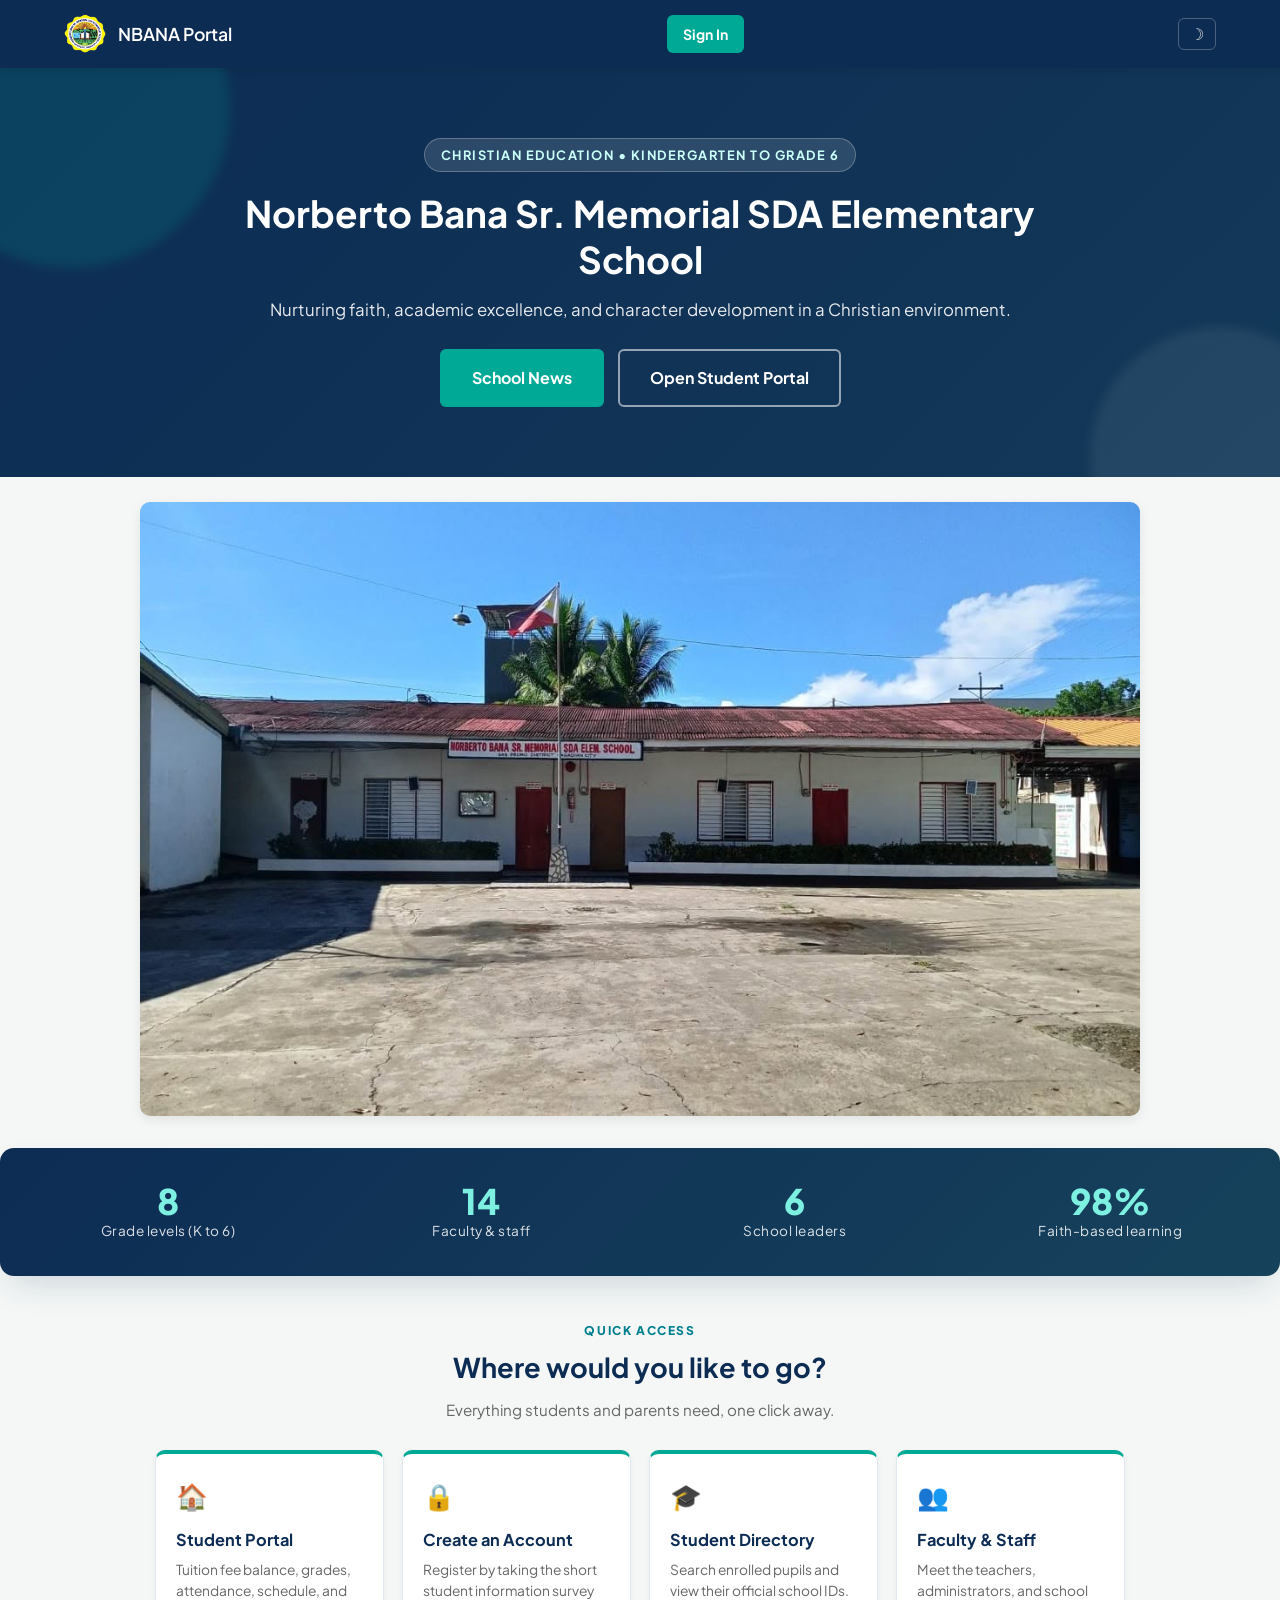
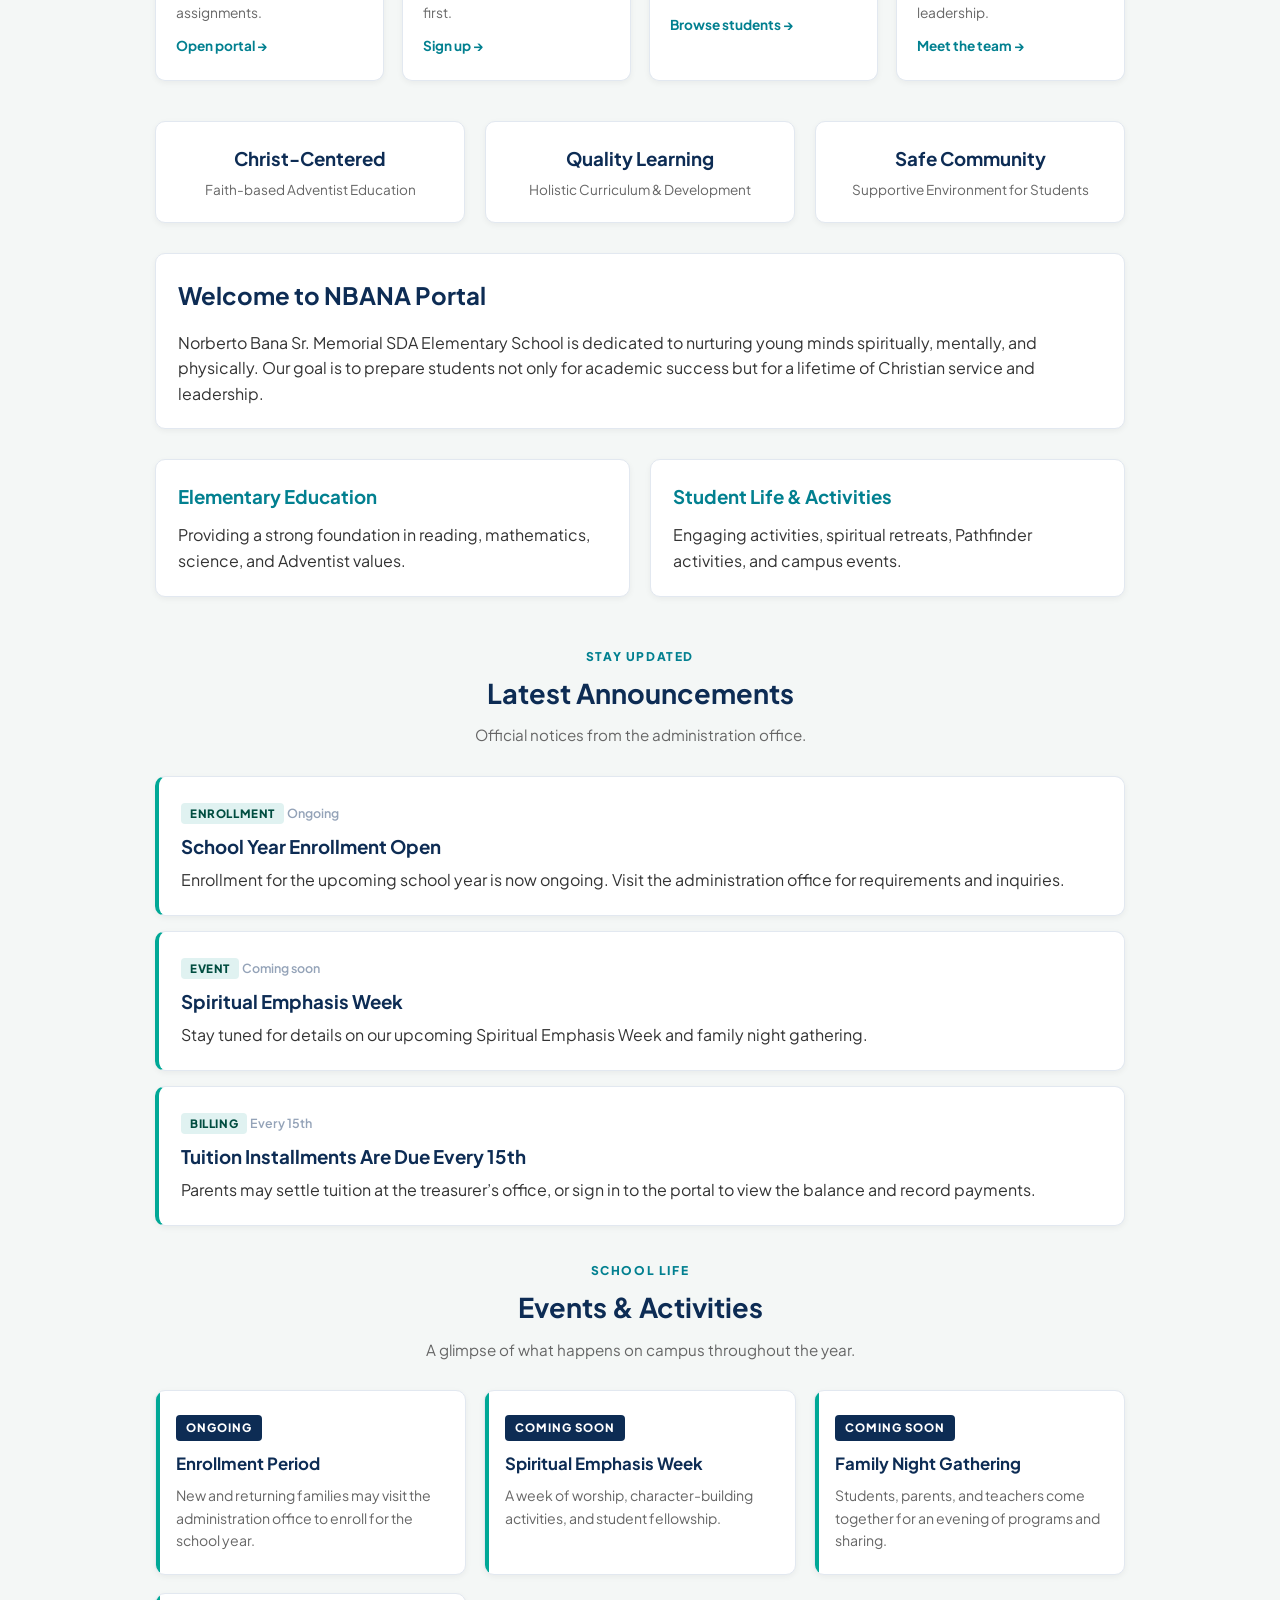
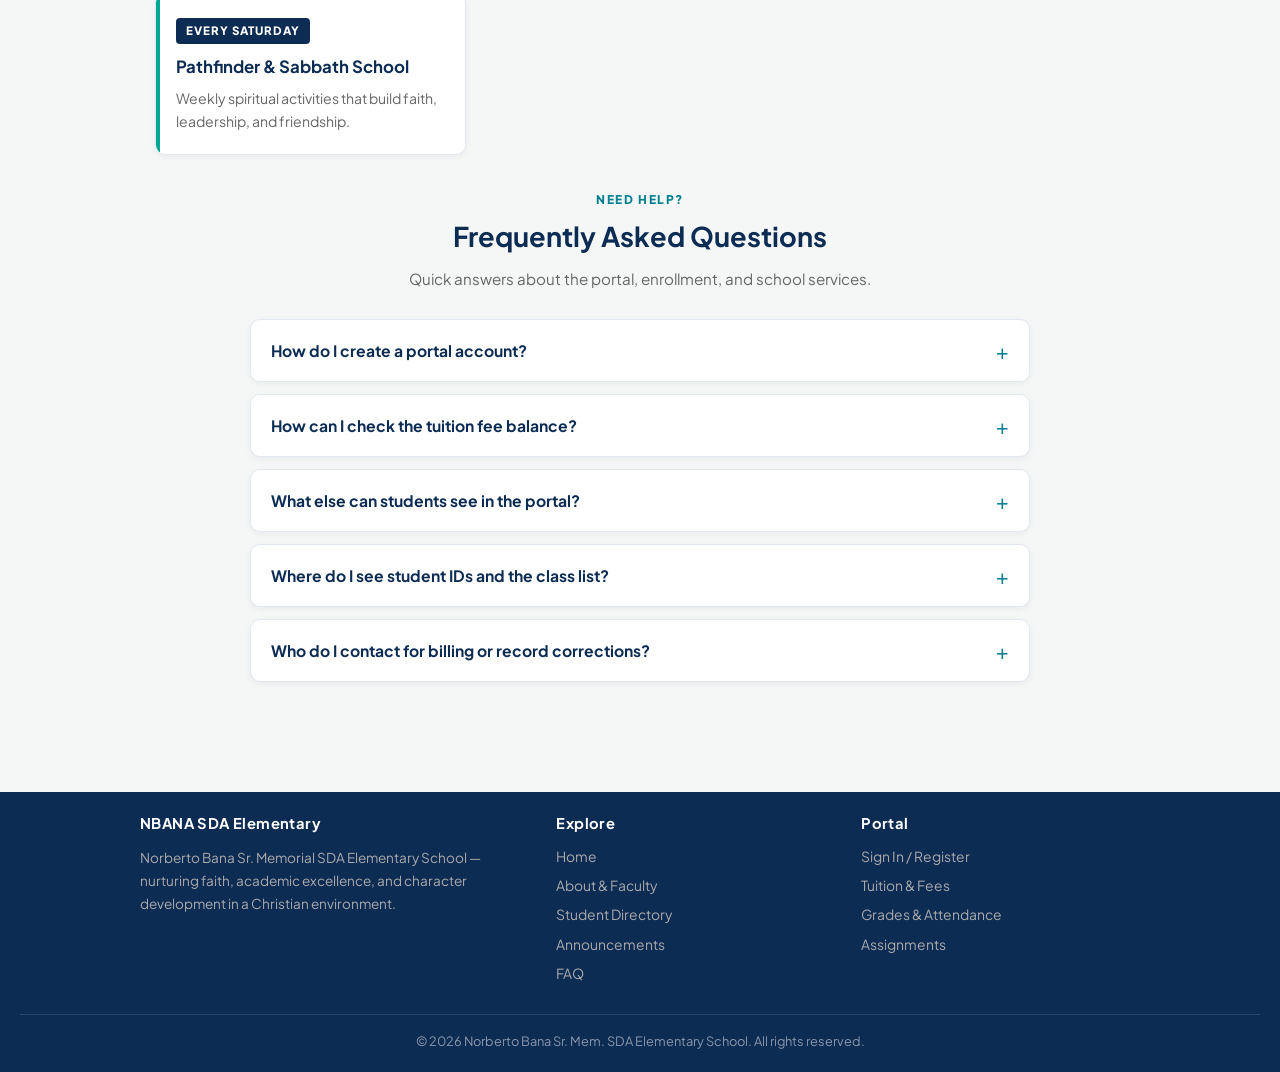
<file: index.html>
<!DOCTYPE html>
<html lang="en">
<head>
  <meta charset="UTF-8">
  <meta name="viewport" content="width=device-width, initial-scale=1.0">
  <title>NBANA Portal | Norberto Bana Sr. Mem. SDA Elementary School</title>
  
  <!-- Favicon (Browser Tab Icon) -->
  <link rel="icon" type="image/png" href="logo.png">
  <link rel="apple-touch-icon" href="logo.png">
  <link rel="manifest" href="manifest.json">
  <meta name="theme-color" content="#0b1f3a">
  <meta name="mobile-web-app-capable" content="yes">
  <meta name="apple-mobile-web-app-capable" content="yes">
  <meta name="apple-mobile-web-app-status-bar-style" content="black-translucent">

  <!-- Open Graph Meta Tags (Social Media & Preview Image) -->
  <meta property="og:type" content="website">
  <meta property="og:title" content="NBANA Portal | Norberto Bana Sr. Mem. SDA Elementary School">
  <meta property="og:description" content="Nurturing faith, academic excellence, and character development in a Christian environment.">
  <meta property="og:image" content="logo.png">

  <!-- Twitter Card Tags -->
  <meta name="twitter:card" content="summary_large_image">
  <meta name="twitter:title" content="NBANA Portal | Norberto Bana Sr. Mem. SDA Elementary School">
  <meta name="twitter:description" content="Nurturing faith, academic excellence, and character development in a Christian environment.">
  <meta name="twitter:image" content="logo.png">

  <link href="https://fonts.googleapis.com/css2?family=Plus+Jakarta+Sans:wght@400;500;600;700;800&display=swap" rel="stylesheet">

  <link rel="stylesheet" href="style.css">
  <!-- The loading popup carries its own critical styles so it can never fall
       out of sync with its markup: a device that serves an older cached
       stylesheet would otherwise flash a full-size logo over the page. -->
  <style>
    #pcLoad {
      position: fixed;
      inset: 0;
      z-index: 9999;
      display: flex;
      align-items: center;
      justify-content: center;
      background: rgba(11, 31, 58, 0.55);
      -webkit-backdrop-filter: blur(10px);
      backdrop-filter: blur(10px);
      transition: opacity 0.4s ease, visibility 0.4s ease;
      /* Hidden until the page has proven it is slow: instant, cached
         navigations must never flash this overlay. */
      opacity: 0;
      visibility: hidden;
    }
    #pcLoad.on { opacity: 1; visibility: visible; }
    #pcLoad.gone { opacity: 0; visibility: hidden; }
    #pcLoad .pc-load-card { text-align: center; }
    #pcLoad .pc-load-logo {
      width: 92px;
      height: 92px;
      object-fit: contain;
      filter: drop-shadow(0 12px 26px rgba(0, 0, 0, 0.42));
    }
    #pcLoad .pc-load-ring {
      display: block;
      width: 34px;
      height: 34px;
      margin: 20px auto 0;
      border-radius: 50%;
      border: 3px solid rgba(255, 255, 255, 0.25);
      border-top-color: #00a896;
      animation: pc-load-spin 0.8s linear infinite;
    }
    #pcLoad .pc-load-text {
      display: block;
      margin-top: 12px;
      color: #fff;
      font-size: 0.78rem;
      font-weight: 700;
      letter-spacing: 0.16em;
      text-transform: uppercase;
    }
    /* Phones and the installed app already open with the launch splash */
    body.app-mode #pcLoad { display: none; }
    @media (max-width: 860px) { #pcLoad { display: none; } }
    @keyframes pc-load-spin { to { transform: rotate(360deg); } }
  </style>
</head>
<body>

  <!-- PC popup loading: logo + loading animation over a blurred background -->
  <div class="pc-load" id="pcLoad" aria-hidden="true">
    <div class="pc-load-card">
      <img src="logo.png" alt="" class="pc-load-logo">
      <span class="pc-load-ring"></span>
      <span class="pc-load-text">Loading</span>
    </div>
  </div>

  <!-- Top Navigation Bar -->
  <nav class="navbar">
    <div class="logo">
      <img src="logo.png" alt="NBANA Logo" class="logo-img">
      <span class="school-name">NBANA Portal</span>
    </div>
    <!-- Header nav buttons removed: the header only shows the logo and app name -->
    <div class="nav-auth"></div>
  </nav>

  <!-- Hero Section -->
  <header id="home" class="hero">
    <div class="hero-content">
      <span class="hero-badge">Christian Education &bull; Kindergarten to Grade 6</span>
      <h1>Norberto Bana Sr. Memorial SDA Elementary School</h1>
      <p>Nurturing faith, academic excellence, and character development in a Christian environment.</p>
      <div class="hero-buttons">
        <a href="#announcements" class="btn btn-primary btn-lg">School News</a>
        <a href="portal.html" class="btn btn-outline btn-lg">Open Student Portal</a>
      </div>
    </div>
  </header>

  <!-- Campus Photo Banner -->
  <div class="campus-container">
    <img src="campus.jpg" alt="Norberto Bana Sr. Mem. SDA Campus" class="campus-img">
  </div>

  <!-- Animated counters -->
  <div class="counter-band reveal">
    <div class="counter-item"><div class="num"><span data-count="8">0</span></div><div class="label">Grade levels (K to 6)</div></div>
    <div class="counter-item"><div class="num"><span data-count="14">0</span></div><div class="label">Faculty &amp; staff</div></div>
    <div class="counter-item"><div class="num"><span data-count="6">0</span></div><div class="label">School leaders</div></div>
    <div class="counter-item"><div class="num"><span data-count="100" data-suffix="%">0</span></div><div class="label">Faith-based learning</div></div>
  </div>

  <!-- Quick access -->
  <section class="container" style="padding-bottom:0">
    <div class="section-head reveal">
      <span class="kicker">Quick Access</span>
      <h2>Where would you like to go?</h2>
      <p>Everything students and parents need, one click away.</p>
    </div>
    <div class="quick-grid reveal">
      <a class="quick-card" href="portal.html">
        <span class="q-icon">&#127968;</span>
        <h3>Student Portal</h3>
        <p>Tuition fee balance, grades, attendance, schedule, and assignments.</p>
        <span class="q-arrow">Open portal &rarr;</span>
      </a>
      <a class="quick-card" href="login.html">
        <span class="q-icon">&#128274;</span>
        <h3>Create an Account</h3>
        <p>Register by taking the short student information survey first.</p>
        <span class="q-arrow">Sign up &rarr;</span>
      </a>
      <a class="quick-card" href="students.html">
        <span class="q-icon">&#127891;</span>
        <h3>Student Directory</h3>
        <p>Search enrolled pupils and view their official school IDs.</p>
        <span class="q-arrow">Browse students &rarr;</span>
      </a>
      <a class="quick-card" href="about.html">
        <span class="q-icon">&#128101;</span>
        <h3>Faculty &amp; Staff</h3>
        <p>Meet the teachers, administrators, and school leadership.</p>
        <span class="q-arrow">Meet the team &rarr;</span>
      </a>
    </div>
  </section>

  <!-- Quick Info Highlights -->
  <section class="stats">
    <div class="stat-card">
      <h3>Christ-Centered</h3>
      <p>Faith-based Adventist Education</p>
    </div>
    <div class="stat-card">
      <h3>Quality Learning</h3>
      <p>Holistic Curriculum & Development</p>
    </div>
    <div class="stat-card">
      <h3>Safe Community</h3>
      <p>Supportive Environment for Students</p>
    </div>
  </section>

  <!-- Main Content Area -->
  <main class="container">
    
    <!-- Welcome Section -->
    <section class="section">
      <div class="card">
        <h2>Welcome to NBANA Portal</h2>
        <p>Norberto Bana Sr. Memorial SDA Elementary School is dedicated to nurturing young minds spiritually, mentally, and physically. Our goal is to prepare students not only for academic success but for a lifetime of Christian service and leadership.</p>
      </div>
    </section>

    <!-- Academics & Features -->
    <section id="academics" class="grid-2">
      <div class="card feature-card">
        <h3>Elementary Education</h3>
        <p>Providing a strong foundation in reading, mathematics, science, and Adventist values.</p>
      </div>
      <div class="card feature-card">
        <h3>Student Life & Activities</h3>
        <p>Engaging activities, spiritual retreats, Pathfinder activities, and campus events.</p>
      </div>
    </section>

    <!-- Announcements -->
    <section id="announcements" class="section">
      <div class="section-head reveal">
        <span class="kicker">Stay Updated</span>
        <h2>Latest Announcements</h2>
        <p>Official notices from the administration office.</p>
      </div>
      <div class="card announcement reveal">
        <span class="tag">Enrollment</span> <span class="date">Ongoing</span>
        <h3>School Year Enrollment Open</h3>
        <p>Enrollment for the upcoming school year is now ongoing. Visit the administration office for requirements and inquiries.</p>
      </div>
      <div class="card announcement reveal">
        <span class="tag">Event</span> <span class="date">Coming soon</span>
        <h3>Spiritual Emphasis Week</h3>
        <p>Stay tuned for details on our upcoming Spiritual Emphasis Week and family night gathering.</p>
      </div>
      <div class="card announcement reveal">
        <span class="tag">Billing</span> <span class="date">Every 15th</span>
        <h3>Tuition Installments Are Due Every 15th</h3>
        <p>Parents may settle tuition at the treasurer&rsquo;s office, or sign in to the portal to view the balance and record payments.</p>
      </div>
    </section>

    <!-- Events -->
    <section class="section">
      <div class="section-head reveal">
        <span class="kicker">School Life</span>
        <h2>Events &amp; Activities</h2>
        <p>A glimpse of what happens on campus throughout the year.</p>
      </div>
      <div class="events-grid reveal">
        <div class="event-card">
          <span class="when">Ongoing</span>
          <h3>Enrollment Period</h3>
          <p>New and returning families may visit the administration office to enroll for the school year.</p>
        </div>
        <div class="event-card">
          <span class="when">Coming soon</span>
          <h3>Spiritual Emphasis Week</h3>
          <p>A week of worship, character-building activities, and student fellowship.</p>
        </div>
        <div class="event-card">
          <span class="when">Coming soon</span>
          <h3>Family Night Gathering</h3>
          <p>Students, parents, and teachers come together for an evening of programs and sharing.</p>
        </div>
        <div class="event-card">
          <span class="when">Every Saturday</span>
          <h3>Pathfinder &amp; Sabbath School</h3>
          <p>Weekly spiritual activities that build faith, leadership, and friendship.</p>
        </div>
      </div>
    </section>

    <!-- FAQ -->
    <section id="faq" class="section">
      <div class="section-head reveal">
        <span class="kicker">Need Help?</span>
        <h2>Frequently Asked Questions</h2>
        <p>Quick answers about the portal, enrollment, and school services.</p>
      </div>
      <div class="faq-list reveal">
        <div class="faq-item">
          <button type="button">How do I create a portal account?</button>
          <div class="answer"><p>Click <strong>Sign In</strong> in the menu, switch to the <strong>Create Account</strong> tab, and complete the 5-part student information survey (name, age, address, schooling, and login details). Your account is created only after the whole survey is finished.</p></div>
        </div>
        <div class="faq-item">
          <button type="button">How can I check the tuition fee balance?</button>
          <div class="answer"><p>Sign in to the <strong>Student Portal</strong> and open <strong>Tuition &amp; Fees</strong>. You will see your assessed fees, total payments, outstanding balance, due dates, and a printable statement of account.</p></div>
        </div>
        <div class="faq-item">
          <button type="button">What else can students see in the portal?</button>
          <div class="answer"><p>Grades and report card ratings, attendance record, weekly class schedule, assignments with due dates, school announcements, and the profile you submitted during registration.</p></div>
        </div>
        <div class="faq-item">
          <button type="button">Where do I see student IDs and the class list?</button>
          <div class="answer"><p>Open the <strong>Students</strong> page from the menu. Search a name and click a card to view the front and back of the official school ID.</p></div>
        </div>
        <div class="faq-item">
          <button type="button">Who do I contact for billing or record corrections?</button>
          <div class="answer"><p>Visit the administration office with a valid ID, or speak to the school treasurer for tuition and payment concerns.</p></div>
        </div>
      </div>
    </section>

  </main>

  <!-- Footer -->
  <footer>
    <div class="footer-grid">
      <div>
        <h4>NBANA SDA Elementary</h4>
        <p>Norberto Bana Sr. Memorial SDA Elementary School &mdash; nurturing faith, academic excellence, and character development in a Christian environment.</p>
      </div>
      <div>
        <h4>Explore</h4>
        <ul>
          <li><a href="#home">Home</a></li>
          <li><a href="about.html">About &amp; Faculty</a></li>
          <li><a href="students.html">Student Directory</a></li>
          <li><a href="#announcements">Announcements</a></li>
          <li><a href="#faq">FAQ</a></li>
        </ul>
      </div>
      <div>
        <h4>Portal</h4>
        <ul>
          <li><a href="login.html">Sign In / Register</a></li>
          <li><a href="portal.html">Tuition &amp; Fees</a></li>
          <li><a href="portal.html">Grades &amp; Attendance</a></li>
          <li><a href="portal.html">Assignments</a></li>
        </ul>
      </div>
    </div>
    <div class="footer-bottom">
      &copy; <span data-year></span> Norberto Bana Sr. Mem. SDA Elementary School. All rights reserved.
    </div>
  </footer>

  <script src="app.js"></script>


  <script>
    /* PC popup loading: desktop only — phones already show the app splash.
       The overlay stays hidden unless the page is genuinely slow to load,
       so moving between pages never flashes a loading screen. */
    (function () {
      var ov = document.getElementById('pcLoad');
      if (!ov) return;
      if (document.body.classList.contains('app-mode') || window.innerWidth <= 860) {
        if (ov.parentNode) ov.parentNode.removeChild(ov);
        return;
      }
      var finished = false;
      function done() {
        if (finished) return;
        finished = true;
        clearTimeout(timer);
        ov.classList.remove('on');
        ov.classList.add('gone');
        setTimeout(function () { if (ov.parentNode) ov.parentNode.removeChild(ov); }, 450);
      }
      var timer = setTimeout(function () {
        if (document.readyState !== 'complete') ov.classList.add('on');
      }, 700);
      if (document.readyState === 'complete') done();
      else {
        window.addEventListener('load', done);
        setTimeout(done, 6000);   /* never hold the page hostage */
      }
    })();
  </script>
  <style id="bootRecoveryCss">
    /* Load-recovery panel: carries its own styles so it still appears when a
       stylesheet or script fails to arrive. */
    #bootBanner {
      position: fixed;
      left: 0; right: 0; bottom: 0;
      z-index: 10001;
      display: none;
      gap: 14px;
      align-items: center;
      flex-wrap: wrap;
      justify-content: center;
      padding: 14px 18px;
      background: #0b1f3a;
      color: #fff;
      font-family: "Plus Jakarta Sans", system-ui, -apple-system, sans-serif;
      box-shadow: 0 -8px 24px rgba(0, 0, 0, 0.35);
    }
    #bootBanner.show { display: flex; }
    #bootBanner .bb-text { flex: 1 1 320px; min-width: 240px; font-size: 0.92rem; line-height: 1.45; }
    #bootBanner .bb-title { display: block; font-weight: 800; margin-bottom: 2px; }
    #bootBanner .bb-sub { opacity: 0.85; font-size: 0.86rem; }
    #bootBanner button { border: none; border-radius: 10px; padding: 10px 18px; font: inherit; font-weight: 700; cursor: pointer; }
    #bootRetry { background: #00a896; color: #fff; }
    #bootRetry:disabled { opacity: 0.7; cursor: progress; }
    #bootDismiss { background: rgba(255, 255, 255, 0.14); color: #fff; }
  </style>

  <script>
    /* Load recovery: if a file fails, the connection drops, or the page never
       finishes loading, offer a refresh that also clears cached copies. */
    (function () {
      var dismissed = false;
      var banner = null;

      function panel() {
        if (banner) return banner;
        banner = document.createElement('div');
        banner.id = 'bootBanner';
        banner.setAttribute('role', 'status');
        banner.innerHTML =
          '<span class="bb-text"><span class="bb-title">This page did not finish loading.</span>' +
          '<span class="bb-sub" id="bootWhy">Check your connection, then press Refresh to load a fresh copy.</span></span>' +
          '<button type="button" id="bootRetry">Refresh</button>' +
          '<button type="button" id="bootDismiss">Dismiss</button>';
        document.body.appendChild(banner);
        banner.querySelector('#bootRetry').addEventListener('click', refresh);
        banner.querySelector('#bootDismiss').addEventListener('click', function () {
          banner.classList.remove('show');
          dismissed = true;
        });
        return banner;
      }

      function show(why) {
        if (dismissed) return;
        var b = panel();
        if (why) b.querySelector('#bootWhy').textContent = why;
        b.classList.add('show');
      }

      /* Refresh drops cached copies first: a stale service worker is the most
         common reason a page keeps showing an old or broken build. */
      function refresh() {
        var btn = document.getElementById('bootRetry');
        if (btn) { btn.disabled = true; btn.textContent = 'Refreshing\u2026'; }
        var steps = [];
        try {
          if (navigator.serviceWorker && navigator.serviceWorker.getRegistrations) {
            steps.push(navigator.serviceWorker.getRegistrations().then(function (regs) {
              return Promise.all(regs.map(function (r) { return r.unregister(); }));
            }));
          }
        } catch (e) {}
        try {
          if (window.caches) {
            steps.push(caches.keys().then(function (keys) {
              return Promise.all(keys.map(function (k) { return caches.delete(k); }));
            }));
          }
        } catch (e) {}
        Promise.all(steps).catch(function () {}).then(function () { location.reload(); });
      }

      window.addEventListener('offline', function () {
        show('You appear to be offline. Reconnect, then press Refresh.');
      });
      window.addEventListener('online', function () {
        if (banner && banner.classList.contains('show')) {
          show('You are back online \u2014 press Refresh to load the page.');
        }
      });

      /* A script or stylesheet that never arrives leaves the page half-built */
      window.addEventListener('error', function (e) {
        var t = e.target || {};
        if (t.tagName !== 'SCRIPT' && t.tagName !== 'LINK') return;
        var name = String(t.src || t.href || '').split('/').pop() || t.tagName.toLowerCase();
        show('A required file (' + name + ') could not be loaded, so the page may be incomplete.');
      }, true);

      /* Nothing arrived at all: the load event never fired */
      var watchdog = setTimeout(function () {
        show('The page is taking longer than expected to load.');
      }, 12000);

      window.addEventListener('load', function () {
        clearTimeout(watchdog);
        var broken = [];
        Array.prototype.forEach.call(document.querySelectorAll('link[rel=stylesheet]'), function (l) {
          if (!l.sheet) broken.push(String(l.href || '').split('/').pop());
        });
        if (broken.length) {
          show('A stylesheet (' + broken.join(', ') + ') did not load, so the page may look wrong.');
        }
      });
    })();
  </script>
</body>
</html>
</file>
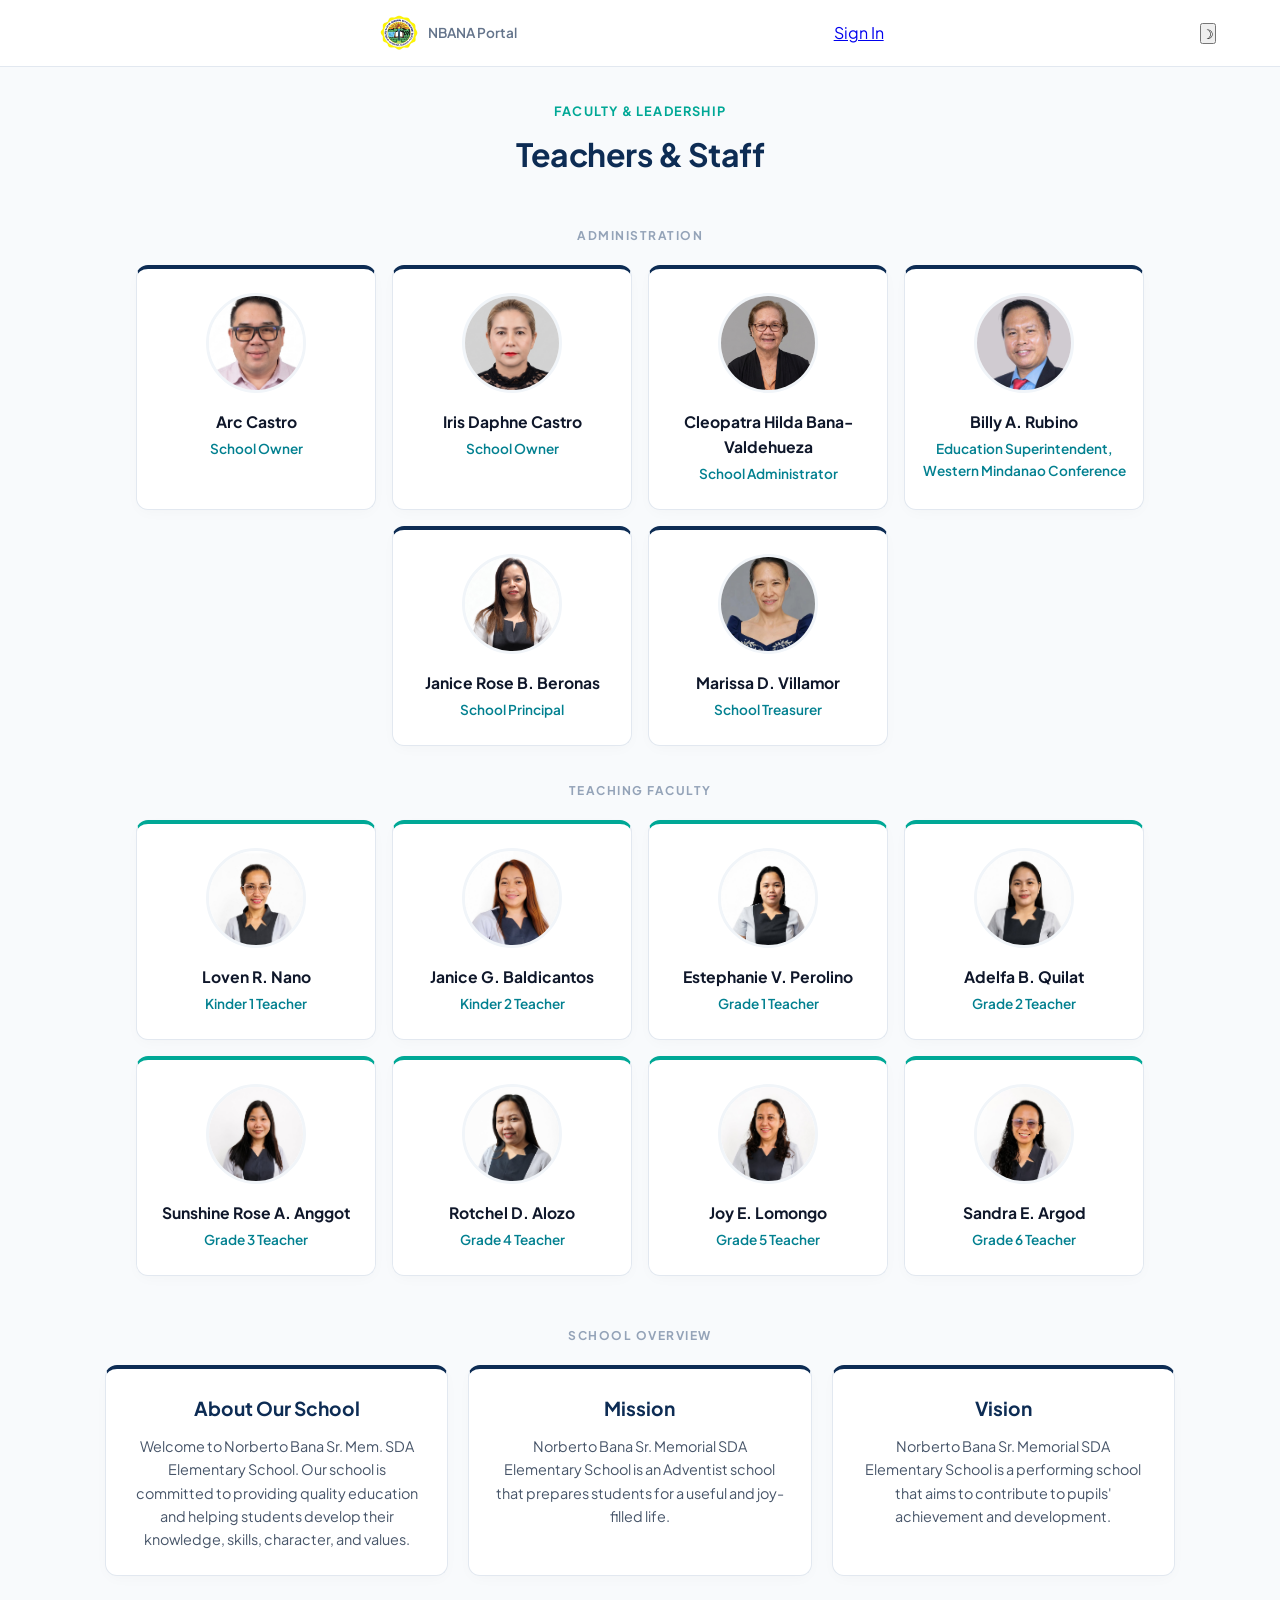
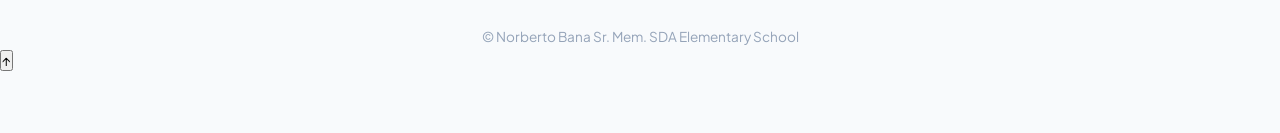
<file: about.html>
<!DOCTYPE html>
<html lang="en">
<head>
  <meta charset="UTF-8">
  <meta name="viewport" content="width=device-width, initial-scale=1.0">
  <title>About Our School | NBANA SDA Elementary School</title>
  
  <link rel="preconnect" href="https://fonts.googleapis.com">
  <link rel="preconnect" href="https://fonts.gstatic.com" crossorigin>
  <link href="https://fonts.googleapis.com/css2?family=Plus+Jakarta+Sans:wght@400;500;600;700&display=swap" rel="stylesheet">
  <link rel="icon" type="image/png" href="logo.png">
  <link rel="apple-touch-icon" href="logo.png">
  <link rel="manifest" href="manifest.json">
  <meta name="theme-color" content="#0b1f3a">
  <meta name="mobile-web-app-capable" content="yes">
  <meta name="apple-mobile-web-app-capable" content="yes">
  <meta name="apple-mobile-web-app-status-bar-style" content="black-translucent">

  <style>
    * {
      margin: 0;
      padding: 0;
      box-sizing: border-box;
      font-family: 'Plus Jakarta Sans', 'Segoe UI', sans-serif;
    }

    body {
      background-color: #f8fafc;
      color: #334155;
      line-height: 1.6;
      padding-bottom: 60px;
    }

    /* Top Navigation */
    .top-bar {
      background-color: #ffffff;
      border-bottom: 1px solid #e2e8f0;
      padding: 14px 5%;
      display: flex;
      justify-content: space-between;
      align-items: center;
      position: sticky;
      top: 0;
      z-index: 100;
    }

    .back-btn {
      display: inline-flex;
      align-items: center;
      gap: 6px;
      color: #0d2c54;
      text-decoration: none;
      font-weight: 600;
      font-size: 0.9rem;
      padding: 8px 14px;
      border-radius: 6px;
      background-color: #f1f5f9;
      transition: all 0.2s ease;
    }

    .back-btn:hover {
      background-color: #0d2c54;
      color: #ffffff;
    }

    .school-brand {
      display: flex;
      align-items: center;
      gap: 10px;
    }

    .school-logo-img {
      height: 38px;
      width: auto;
      object-fit: contain;
    }

    .school-tag {
      font-size: 0.85rem;
      font-weight: 600;
      color: #64748b;
      text-align: right;
    }

    /* Header Section */
    .header-section {
      text-align: center;
      padding: 30px 20px 10px;
      max-width: 800px;
      margin: 0 auto;
    }

    .subtitle-badge {
      display: inline-block;
      color: #00a896;
      font-weight: 700;
      font-size: 0.8rem;
      text-transform: uppercase;
      letter-spacing: 1.2px;
      margin-bottom: 8px;
    }

    .header-section h1 {
      color: #0d2c54;
      font-size: 2rem;
      font-weight: 700;
      letter-spacing: -0.5px;
    }

    /* Main Container */
    .container {
      max-width: 1100px;
      margin: 0 auto;
      padding: 0 15px;
    }

    /* Section Labels */
    .section-label {
      text-align: center;
      font-size: 0.75rem;
      font-weight: 700;
      text-transform: uppercase;
      letter-spacing: 1.5px;
      color: #94a3b8;
      margin: 35px 0 20px;
    }

    /* Flex Grids */
    .grid-row {
      display: flex;
      justify-content: center;
      gap: 16px;
      flex-wrap: wrap;
    }

    /* Card Base */
    .card {
      background: #ffffff;
      border: 1px solid #e2e8f0;
      border-radius: 12px;
      padding: 24px 16px;
      text-align: center;
      box-shadow: 0 4px 15px -3px rgba(0, 0, 0, 0.03);
      transition: transform 0.2s ease, box-shadow 0.2s ease;
      width: 100%;
      max-width: 240px;
    }

    .card:hover {
      transform: translateY(-3px);
      box-shadow: 0 10px 25px -5px rgba(0, 0, 0, 0.08);
      border-color: #cbd5e1;
    }

    .card-admin {
      border-top: 4px solid #0d2c54;
    }

    .card-teacher {
      border-top: 4px solid #00a896;
    }

    .img-wrapper {
      width: 100px;
      height: 100px;
      margin: 0 auto 16px;
    }

    .img-wrapper img {
      width: 100%;
      height: 100%;
      border-radius: 50%;
      object-fit: cover;
      border: 3px solid #f1f5f9;
      background-color: #f1f5f9;
    }

    .card h3 {
      color: #0f172a;
      font-size: 0.98rem;
      font-weight: 700;
      margin-bottom: 4px;
    }

    .card .role {
      color: #028090;
      font-size: 0.85rem;
      font-weight: 600;
    }

    /* Info Cards (About, Mission, Vision) */
    .info-grid {
      display: grid;
      grid-template-columns: repeat(auto-fit, minmax(260px, 1fr));
      gap: 20px;
      margin-top: 10px;
    }

    .info-card {
      background: #ffffff;
      border: 1px solid #e2e8f0;
      border-radius: 12px;
      padding: 24px;
      text-align: center;
      border-top: 4px solid #0d2c54;
      box-shadow: 0 4px 15px -3px rgba(0, 0, 0, 0.03);
    }

    .info-card h2 {
      color: #0d2c54;
      font-size: 1.2rem;
      font-weight: 700;
      margin-bottom: 12px;
    }

    .info-card p {
      color: #475569;
      font-size: 0.9rem;
      line-height: 1.6;
    }

    /* Footer Note */
    .footer-note {
      text-align: center;
      margin-top: 50px;
      color: #94a3b8;
      font-size: 0.85rem;
    }

    /* Mobile Responsiveness */
    @media (max-width: 600px) {
      .top-bar {
        flex-direction: column;
        gap: 8px;
        text-align: center;
      }
      .school-brand {
        flex-direction: column;
        gap: 4px;
      }
      .school-tag {
        text-align: center;
        font-size: 0.8rem;
      }
      .header-section h1 {
        font-size: 1.6rem;
      }
      .card {
        max-width: 100%;
      }
    }
  
    /* PC popup loading: this page carries its own styles, so the popup rules
       live here instead of in style.css. */
    #pcLoad {
      position: fixed;
      inset: 0;
      z-index: 9999;
      display: flex;
      align-items: center;
      justify-content: center;
      background: rgba(11, 31, 58, 0.55);
      -webkit-backdrop-filter: blur(10px);
      backdrop-filter: blur(10px);
      transition: opacity 0.4s ease, visibility 0.4s ease;
      /* Hidden until the page has proven it is slow: instant, cached
         navigations must never flash this overlay. */
      opacity: 0;
      visibility: hidden;
    }
    #pcLoad.on { opacity: 1; visibility: visible; }
    #pcLoad.gone { opacity: 0; visibility: hidden; }
    #pcLoad .pc-load-card { text-align: center; }
    #pcLoad .pc-load-logo {
      width: 92px;
      height: 92px;
      object-fit: contain;
      filter: drop-shadow(0 12px 26px rgba(0, 0, 0, 0.42));
    }
    #pcLoad .pc-load-ring {
      display: block;
      width: 34px;
      height: 34px;
      margin: 20px auto 0;
      border-radius: 50%;
      border: 3px solid rgba(255, 255, 255, 0.25);
      border-top-color: #00a896;
      animation: pc-load-spin 0.8s linear infinite;
    }
    #pcLoad .pc-load-text {
      display: block;
      margin-top: 12px;
      color: #fff;
      font-size: 0.78rem;
      font-weight: 700;
      letter-spacing: 0.16em;
      text-transform: uppercase;
    }
    /* Phones and the installed app already open with the launch splash */
    body.app-mode #pcLoad { display: none; }
    @media (max-width: 860px) { #pcLoad { display: none; } }
    @keyframes pc-load-spin { to { transform: rotate(360deg); } }
  </style>
</head>
<body>

  <!-- PC popup loading: logo + loading animation over a blurred background -->
  <div class="pc-load" id="pcLoad" aria-hidden="true">
    <div class="pc-load-card">
      <img src="logo.png" alt="" class="pc-load-logo">
      <span class="pc-load-ring"></span>
      <span class="pc-load-text">Loading</span>
    </div>
  </div>

  <div class="top-bar">
    <!-- Header nav buttons removed: the header only shows the logo and app name -->
    <div class="nav-spacer" aria-hidden="true"></div>
    <!-- Header brand: logo + app name only, deliberately not a link -->
    <div class="school-brand" role="img" aria-label="NBANA Portal">
      <img src="logo.png" alt="NBANA Logo" class="school-logo-img">
      <span class="school-tag">NBANA Portal</span>
    </div>
    <div class="nav-auth"></div>
  </div>

  <div class="header-section">
    <span class="subtitle-badge">Faculty & Leadership</span>
    <h1>Teachers & Staff</h1>
  </div>

  <div class="container">
    
    <div class="section-label">Administration</div>
    <!-- Kept as plain HTML so the page works without JavaScript; app.js refreshes
         the cards from the shared faculty list (faculty-roster.js + cloud edits). -->
    <div class="grid-row" id="facAdmins">

      <div class="card card-admin">
        <div class="img-wrapper">
          <img src="owner1.jpg" alt="School Administrator">
        </div>
        <h3>Arc Castro</h3>
        <p class="role">School Owner</p>
      </div>

      <div class="card card-admin">
        <div class="img-wrapper">
          <img src="owner2.jpg" alt="School Registrar">
        </div>
        <h3>Iris Daphne Castro</h3>
        <p class="role">School Owner</p>
      </div>

      <div class="card card-admin">
        <div class="img-wrapper">
          <img src="admin1.jpg" alt="School Administrator">
        </div>
        <h3>Cleopatra Hilda Bana-Valdehueza</h3>
        <p class="role">School Administrator</p>
      </div>

      <div class="card card-admin">
        <div class="img-wrapper">
          <img src="admin2.jpg" alt="School Registrar">
        </div>
        <h3>Billy A. Rubino</h3>
        <p class="role">Education Superintendent
Western Mindanao Conference</p>
      </div>      

      <div class="card card-admin">
        <div class="img-wrapper">
          <img src="principal.jpg" alt="Janice Rose B. Beronas">
        </div>
        <h3>Janice Rose B. Beronas</h3>
        <p class="role">School Principal</p>
      </div>

      <div class="card card-admin">
        <div class="img-wrapper">
          <img src="treasurer.jpg" alt="Janice Rose B. Beronas">
        </div>
        <h3>Marissa D. Villamor</h3>
        <p class="role">School Treasurer</p>
      </div>      


    </div>

    <div class="section-label">Teaching Faculty</div>
    <div class="grid-row" id="facTeachers">
      
      <div class="card card-teacher">
        <div class="img-wrapper">
          <img src="teacher1.jpg" alt="Loven R. Nano">
        </div>
        <h3>Loven R. Nano</h3>
        <p class="role">Kinder 1 Teacher</p>
      </div>

      <div class="card card-teacher">
        <div class="img-wrapper">
          <img src="teacher2.jpg" alt="Janice G. Baldicantos">
        </div>
        <h3>Janice G. Baldicantos</h3>
        <p class="role">Kinder 2 Teacher</p>
      </div>

      <div class="card card-teacher">
        <div class="img-wrapper">
          <img src="teacher3.jpg" alt="Estephanie V. Perolino">
        </div>
        <h3>Estephanie V. Perolino</h3>
        <p class="role">Grade 1 Teacher</p>
      </div>

      <div class="card card-teacher">
        <div class="img-wrapper">
          <img src="teacher4.jpg" alt="Adelfa B. Quilat">
        </div>
        <h3>Adelfa B. Quilat</h3>
        <p class="role">Grade 2 Teacher</p>
      </div>

      <div class="card card-teacher">
        <div class="img-wrapper">
          <img src="teacher5.jpg" alt="Sunshine Rose A. Anggot">
        </div>
        <h3>Sunshine Rose A. Anggot</h3>
        <p class="role">Grade 3 Teacher</p>
      </div>

      <div class="card card-teacher">
        <div class="img-wrapper">
          <img src="teacher6.jpg" alt="Rotchel D. Alozo">
        </div>
        <h3>Rotchel D. Alozo</h3>
        <p class="role">Grade 4 Teacher</p>
      </div>

      <div class="card card-teacher">
        <div class="img-wrapper">
          <img src="teacher7.jpg" alt="Joy E. Lomongo">
        </div>
        <h3>Joy E. Lomongo</h3>
        <p class="role">Grade 5 Teacher</p>
      </div>

      <div class="card card-teacher">
        <div class="img-wrapper">
          <img src="teacher8.jpg" alt="Sandra E. Argod">
        </div>
        <h3>Sandra E. Argod</h3>
        <p class="role">Grade 6 Teacher</p>
      </div>

    </div>

    <div class="section-label" style="margin-top: 50px;">School Overview</div>
    <div class="info-grid">
      
      <div class="info-card">
        <h2>About Our School</h2>
        <p>Welcome to Norberto Bana Sr. Mem. SDA Elementary School. Our school is committed to providing quality education and helping students develop their knowledge, skills, character, and values.</p>
      </div>

      <div class="info-card">
        <h2>Mission</h2>
        <p>Norberto Bana Sr. Memorial SDA Elementary School is an Adventist school that prepares students for a useful and joy-filled life.</p>
      </div>

      <div class="info-card">
        <h2>Vision</h2>
        <p>Norberto Bana Sr. Memorial SDA Elementary School is a performing school that aims to contribute to pupils' achievement and development.</p>
      </div>

    </div>

    <div class="footer-note">
      &copy; Norberto Bana Sr. Mem. SDA Elementary School
    </div>

  </div>

  <script src="faculty-roster.js"></script>
  <script src="supabase-config.js"></script>
  <script src="app.js"></script>

  <script>
    /* PC popup loading: desktop only — phones already show the app splash.
       The overlay stays hidden unless the page is genuinely slow to load,
       so moving between pages never flashes a loading screen. */
    (function () {
      var ov = document.getElementById('pcLoad');
      if (!ov) return;
      if (document.body.classList.contains('app-mode') || window.innerWidth <= 860) {
        if (ov.parentNode) ov.parentNode.removeChild(ov);
        return;
      }
      var finished = false;
      function done() {
        if (finished) return;
        finished = true;
        clearTimeout(timer);
        ov.classList.remove('on');
        ov.classList.add('gone');
        setTimeout(function () { if (ov.parentNode) ov.parentNode.removeChild(ov); }, 450);
      }
      var timer = setTimeout(function () {
        if (document.readyState !== 'complete') ov.classList.add('on');
      }, 700);
      if (document.readyState === 'complete') done();
      else {
        window.addEventListener('load', done);
        setTimeout(done, 6000);   /* never hold the page hostage */
      }
    })();
  </script>
  <style id="bootRecoveryCss">
    /* Load-recovery panel: carries its own styles so it still appears when a
       stylesheet or script fails to arrive. */
    #bootBanner {
      position: fixed;
      left: 0; right: 0; bottom: 0;
      z-index: 10001;
      display: none;
      gap: 14px;
      align-items: center;
      flex-wrap: wrap;
      justify-content: center;
      padding: 14px 18px;
      background: #0b1f3a;
      color: #fff;
      font-family: "Plus Jakarta Sans", system-ui, -apple-system, sans-serif;
      box-shadow: 0 -8px 24px rgba(0, 0, 0, 0.35);
    }
    #bootBanner.show { display: flex; }
    #bootBanner .bb-text { flex: 1 1 320px; min-width: 240px; font-size: 0.92rem; line-height: 1.45; }
    #bootBanner .bb-title { display: block; font-weight: 800; margin-bottom: 2px; }
    #bootBanner .bb-sub { opacity: 0.85; font-size: 0.86rem; }
    #bootBanner button { border: none; border-radius: 10px; padding: 10px 18px; font: inherit; font-weight: 700; cursor: pointer; }
    #bootRetry { background: #00a896; color: #fff; }
    #bootRetry:disabled { opacity: 0.7; cursor: progress; }
    #bootDismiss { background: rgba(255, 255, 255, 0.14); color: #fff; }
  </style>

  <script>
    /* Load recovery: if a file fails, the connection drops, or the page never
       finishes loading, offer a refresh that also clears cached copies. */
    (function () {
      var dismissed = false;
      var banner = null;

      function panel() {
        if (banner) return banner;
        banner = document.createElement('div');
        banner.id = 'bootBanner';
        banner.setAttribute('role', 'status');
        banner.innerHTML =
          '<span class="bb-text"><span class="bb-title">This page did not finish loading.</span>' +
          '<span class="bb-sub" id="bootWhy">Check your connection, then press Refresh to load a fresh copy.</span></span>' +
          '<button type="button" id="bootRetry">Refresh</button>' +
          '<button type="button" id="bootDismiss">Dismiss</button>';
        document.body.appendChild(banner);
        banner.querySelector('#bootRetry').addEventListener('click', refresh);
        banner.querySelector('#bootDismiss').addEventListener('click', function () {
          banner.classList.remove('show');
          dismissed = true;
        });
        return banner;
      }

      function show(why) {
        if (dismissed) return;
        var b = panel();
        if (why) b.querySelector('#bootWhy').textContent = why;
        b.classList.add('show');
      }

      /* Refresh drops cached copies first: a stale service worker is the most
         common reason a page keeps showing an old or broken build. */
      function refresh() {
        var btn = document.getElementById('bootRetry');
        if (btn) { btn.disabled = true; btn.textContent = 'Refreshing\u2026'; }
        var steps = [];
        try {
          if (navigator.serviceWorker && navigator.serviceWorker.getRegistrations) {
            steps.push(navigator.serviceWorker.getRegistrations().then(function (regs) {
              return Promise.all(regs.map(function (r) { return r.unregister(); }));
            }));
          }
        } catch (e) {}
        try {
          if (window.caches) {
            steps.push(caches.keys().then(function (keys) {
              return Promise.all(keys.map(function (k) { return caches.delete(k); }));
            }));
          }
        } catch (e) {}
        Promise.all(steps).catch(function () {}).then(function () { location.reload(); });
      }

      window.addEventListener('offline', function () {
        show('You appear to be offline. Reconnect, then press Refresh.');
      });
      window.addEventListener('online', function () {
        if (banner && banner.classList.contains('show')) {
          show('You are back online \u2014 press Refresh to load the page.');
        }
      });

      /* A script or stylesheet that never arrives leaves the page half-built */
      window.addEventListener('error', function (e) {
        var t = e.target || {};
        if (t.tagName !== 'SCRIPT' && t.tagName !== 'LINK') return;
        var name = String(t.src || t.href || '').split('/').pop() || t.tagName.toLowerCase();
        show('A required file (' + name + ') could not be loaded, so the page may be incomplete.');
      }, true);

      /* Nothing arrived at all: the load event never fired */
      var watchdog = setTimeout(function () {
        show('The page is taking longer than expected to load.');
      }, 12000);

      window.addEventListener('load', function () {
        clearTimeout(watchdog);
        var broken = [];
        Array.prototype.forEach.call(document.querySelectorAll('link[rel=stylesheet]'), function (l) {
          if (!l.sheet) broken.push(String(l.href || '').split('/').pop());
        });
        if (broken.length) {
          show('A stylesheet (' + broken.join(', ') + ') did not load, so the page may look wrong.');
        }
      });
    })();
  </script>
</body>
</html>
</file>
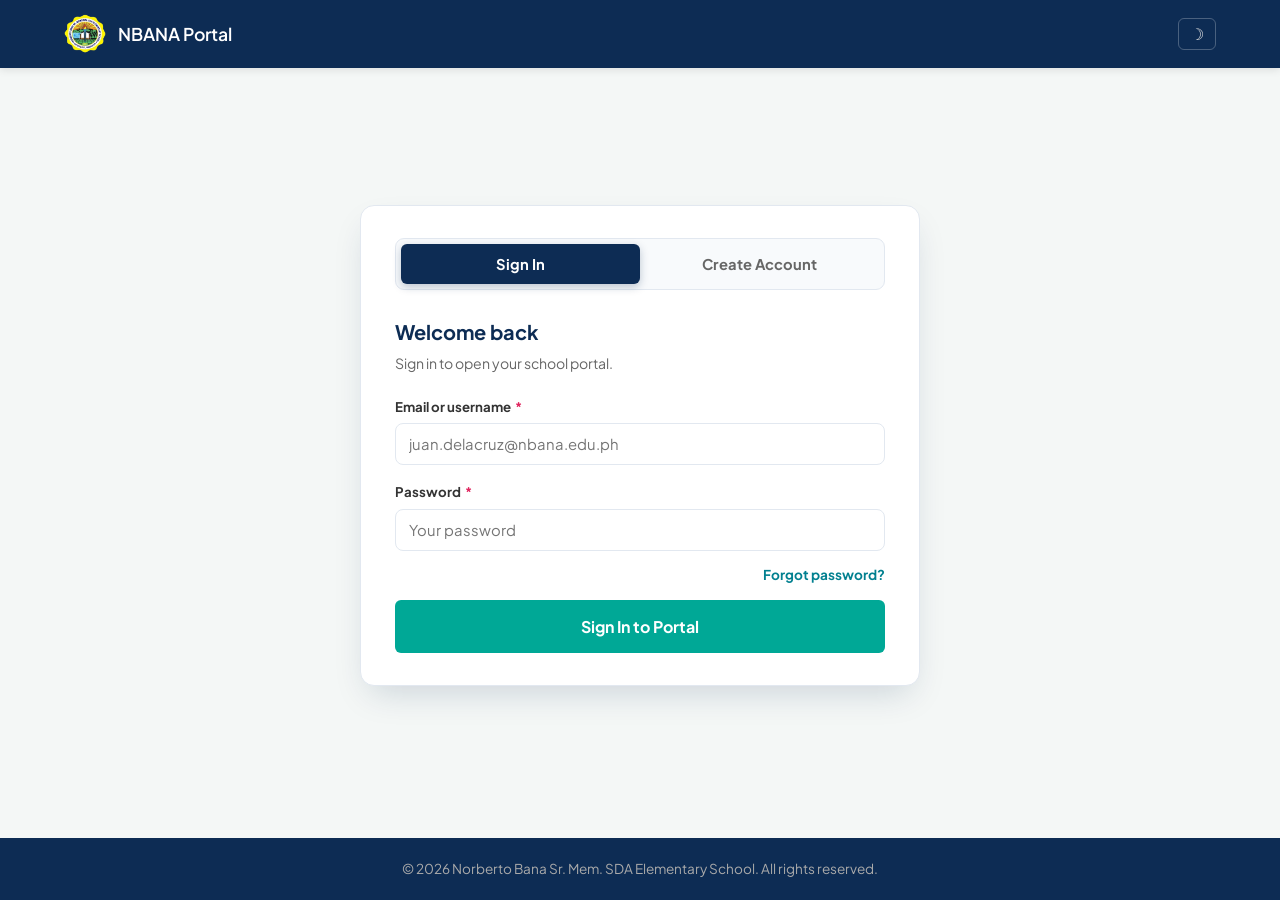
<file: login.html>
<!DOCTYPE html>
<html lang="en" data-theme="light">
<head>
  <meta charset="UTF-8">
  <meta name="viewport" content="width=device-width, initial-scale=1.0">
  <title>Sign In / Create Account | NBANA SDA Elementary School</title>

  <link rel="icon" type="image/png" href="logo.png">
  <link rel="apple-touch-icon" href="logo.png">

  <link rel="preconnect" href="https://fonts.googleapis.com">
  <link rel="preconnect" href="https://fonts.gstatic.com" crossorigin>
  <link href="https://fonts.googleapis.com/css2?family=Plus+Jakarta+Sans:wght@400;500;600;700;800&display=swap" rel="stylesheet">

  <link rel="stylesheet" href="style.css">
  <!-- The loading popup carries its own critical styles so it can never fall
       out of sync with its markup: a device that serves an older cached
       stylesheet would otherwise flash a full-size logo over the page. -->
  <style>
    #pcLoad {
      position: fixed;
      inset: 0;
      z-index: 9999;
      display: flex;
      align-items: center;
      justify-content: center;
      background: rgba(11, 31, 58, 0.55);
      -webkit-backdrop-filter: blur(10px);
      backdrop-filter: blur(10px);
      transition: opacity 0.4s ease, visibility 0.4s ease;
    }
    #pcLoad.gone { opacity: 0; visibility: hidden; }
    #pcLoad .pc-load-card { text-align: center; }
    #pcLoad .pc-load-logo {
      width: 92px;
      height: 92px;
      object-fit: contain;
      filter: drop-shadow(0 12px 26px rgba(0, 0, 0, 0.42));
    }
    #pcLoad .pc-load-ring {
      display: block;
      width: 34px;
      height: 34px;
      margin: 20px auto 0;
      border-radius: 50%;
      border: 3px solid rgba(255, 255, 255, 0.25);
      border-top-color: #00a896;
      animation: pc-load-spin 0.8s linear infinite;
    }
    #pcLoad .pc-load-text {
      display: block;
      margin-top: 12px;
      color: #fff;
      font-size: 0.78rem;
      font-weight: 700;
      letter-spacing: 0.16em;
      text-transform: uppercase;
    }
    /* Phones and the installed app already open with the launch splash */
    body.app-mode #pcLoad { display: none; }
    @media (max-width: 860px) { #pcLoad { display: none; } }
    @keyframes pc-load-spin { to { transform: rotate(360deg); } }
  </style>
  <link rel="stylesheet" href="portal.css">
  <link rel="icon" type="image/png" href="logo.png">
  <link rel="apple-touch-icon" href="logo.png">
  <link rel="manifest" href="manifest.json">
  <meta name="theme-color" content="#0b1f3a">
  <meta name="mobile-web-app-capable" content="yes">
  <meta name="apple-mobile-web-app-capable" content="yes">
  <meta name="apple-mobile-web-app-status-bar-style" content="black-translucent">
</head>
<body class="auth-page">

  <!-- PC popup loading: logo + loading animation over a blurred background -->
  <div class="pc-load" id="pcLoad" aria-hidden="true">
    <div class="pc-load-card">
      <img src="logo.png" alt="" class="pc-load-logo">
      <span class="pc-load-ring"></span>
      <span class="pc-load-text">Loading</span>
    </div>
  </div>

  <!-- App launch splash: only shown in app mode, hidden again by app.js -->
  <div id="splash" hidden>
    <img src="logo.png" alt="" class="splash-logo">
    <strong class="splash-name">NBANA Portal</strong>
    <span class="splash-sub">Norberto Bana Sr. Mem. SDA Elementary School</span>
    <span class="splash-dots" aria-label="Loading"><i></i><i></i><i></i></span>
  </div>

  <!-- Navigation -->
  <nav class="navbar">
    <span class="logo" role="img" aria-label="NBANA Portal">
      <img src="logo.png" alt="NBANA Logo" class="logo-img">
      <span class="school-name">NBANA Portal</span>
    </span>
    <!-- Header nav buttons removed: the header only shows the logo and portal name -->
  </nav>

  <main class="auth-wrap">

    <!-- Auth panel -->
    <section class="auth-panel">
      <div class="auth-card">

        <div class="auth-tabs" role="tablist">
          <button type="button" id="tabSignIn" class="active" role="tab">Sign In</button>
          <button type="button" id="tabSignUp" role="tab">Create Account</button>
        </div>

        <!-- ============ SIGN IN ============ -->
        <div class="auth-pane" id="paneSignIn">
          <h3>Welcome back</h3>
          <p class="hint">Sign in to open your school portal.</p>

          <form id="signInForm" novalidate>
            <div class="form-field">
              <label for="loginId">Email or username <span class="req">*</span></label>
              <input class="input" type="text" id="loginId" autocomplete="username" placeholder="juan.delacruz@nbana.edu.ph">
              <span class="error" id="loginIdErr">Please enter your email or username.</span>
            </div>

            <div class="form-field">
              <label for="loginPw">Password <span class="req">*</span></label>
              <input class="input" type="password" id="loginPw" autocomplete="current-password" placeholder="Your password">
              <span class="error" id="loginPwErr">Please enter your password.</span>
            </div>

            <div class="forgot-row">
              <button type="button" class="link-btn" id="forgotLink">Forgot password?</button>
            </div>

            <button class="btn btn-primary btn-block btn-lg" type="submit">Sign In to Portal</button>
          </form>

          <div class="forgot-panel" id="forgotPanel" hidden>
            <p class="hint">If you cannot sign in, the school office can assist. Enter the email address on your account and select <b>Request password</b>; the office normally responds within 2&ndash;3 minutes. Then select <b>Check status</b> to retrieve your password.</p>
            <div class="forgot-grid">
              <input class="input" type="email" id="fpEmail" placeholder="Your account email" autocomplete="email">
              <button type="button" class="btn btn-primary" id="fpRequest">Request password</button>
              <button type="button" class="btn" id="fpCheck">Check status</button>
            </div>
            <div class="fp-status" id="fpStatus"></div>
          </div>

        </div>

        <!-- ============ SIGN UP (survey wizard) ============ -->
        <div class="auth-pane" id="paneSignUp" hidden>
          <h3 id="signupTitle">Student information survey</h3>
          <p class="hint" id="signupIntro">All 5 steps must be completed before your account can be created.</p>

          <div class="acct-type">
            <span class="at-label">Select the account type</span>
            <div class="seg" role="radiogroup" aria-label="Account type">
              <button type="button" class="seg-btn active" data-role="student" role="radio" aria-checked="true">Student</button>
              <button type="button" class="seg-btn" data-role="teacher" role="radio" aria-checked="false">Teacher</button>
              <button type="button" class="seg-btn" data-role="admin" role="radio" aria-checked="false">Admin</button>
            </div>
            <p class="hint" id="acctTypeHint">Student is the default account type and does not require a staff secret code.</p>
          </div>

          <div class="wizard-progress">
            <div class="wp-labels">
              <span id="wpStep">Step 1 of 5 &middot; Personal</span>
              <span id="wpPct">20%</span>
            </div>
            <div class="wp-track"><div class="wp-fill" id="wpFill"></div></div>
          </div>

          <form id="signupForm" novalidate>

            <!-- STEP 1: Personal -->
            <div class="wizard-step active" data-step="1">
              <span class="step-tag" id="personalTag">Part 1 &middot; Personal</span>
              <h3 id="personalHead">About the student</h3>
              <p class="hint" id="personalHint">Enter the name and personal details exactly as they appear on official documents.</p>

              <div class="form-row">
                <div class="form-field">
                  <label for="f_first">First name <span class="req">*</span></label>
                  <input class="input" type="text" id="f_first" placeholder="Juan">
                  <span class="error">First name is required.</span>
                </div>
                <div class="form-field">
                  <label for="f_middle">Middle name</label>
                  <input class="input" type="text" id="f_middle" placeholder="D.">
                </div>
              </div>

              <div class="form-field">
                <label for="f_last">Last name <span class="req">*</span></label>
                <input class="input" type="text" id="f_last" placeholder="Dela Cruz">
                <span class="error">Last name is required.</span>
              </div>

              <div class="form-row">
                <div class="form-field">
                  <label for="f_birth">Date of birth <span class="req">*</span></label>
                  <input class="input" type="date" id="f_birth">
                  <span class="error">A valid date of birth is required.</span>
                </div>
                <div class="form-field">
                  <label for="f_age">Age</label>
                  <input class="input" type="text" id="f_age" readonly placeholder="Auto-computed">
                </div>
              </div>

              <div class="form-row">
                <div class="form-field">
                  <label for="f_gender">Sex <span class="req">*</span></label>
                  <select id="f_gender">
                    <option value="">Select...</option>
                    <option>Male</option>
                    <option>Female</option>
                  </select>
                  <span class="error">Please select one.</span>
                </div>
                <div class="form-field">
                  <label for="f_civil">Civil status</label>
                  <select id="f_civil">
                    <option>Single</option>
                  </select>
                </div>
              </div>

              <div class="form-row">
                <div class="form-field">
                  <label for="f_religion">Religion</label>
                  <input class="input" type="text" id="f_religion" placeholder="Seventh-day Adventist">
                </div>
                <div class="form-field">
                  <label for="f_nation">Nationality</label>
                  <input class="input" type="text" id="f_nation" value="Filipino">
                </div>
              </div>
            </div>

            <!-- STEP 2: Address & contact -->
            <div class="wizard-step" data-step="2">
              <span class="step-tag">Part 2 &middot; Address</span>
              <h3>Home address &amp; contact</h3>
              <p class="hint">Where can the school reach you and your family?</p>

              <div class="form-field">
                <label for="f_house">House no. / street <span class="req">*</span></label>
                <input class="input" type="text" id="f_house" placeholder="123 Mabini St.">
                <span class="error">Street address is required.</span>
              </div>

              <div class="form-row">
                <div class="form-field">
                  <label for="f_brgy">Barangay <span class="req">*</span></label>
                  <input class="input" type="text" id="f_brgy" placeholder="San Jose">
                  <span class="error">Barangay is required.</span>
                </div>
                <div class="form-field">
                  <label for="f_city">City / Municipality <span class="req">*</span></label>
                  <input class="input" type="text" id="f_city" placeholder="Zamboanga City">
                  <span class="error">City / Municipality is required.</span>
                </div>
              </div>

              <div class="form-row">
                <div class="form-field">
                  <label for="f_prov">Province <span class="req">*</span></label>
                  <input class="input" type="text" id="f_prov" placeholder="Zamboanga del Sur">
                  <span class="error">Province is required.</span>
                </div>
                <div class="form-field">
                  <label for="f_zip">ZIP code</label>
                  <input class="input" type="text" id="f_zip" inputmode="numeric" maxlength="4" placeholder="7000">
                </div>
              </div>

              <div class="form-field">
                <label for="f_phone">Contact number <span class="req">*</span></label>
                <input class="input" type="tel" id="f_phone" placeholder="09XX XXX XXXX">
                <span class="error">A valid contact number is required (at least 7 digits).</span>
              </div>
            </div>

            <!-- STEP 3: Student & guardian -->
            <div class="wizard-step" data-step="3">
              <span class="step-tag" id="schoolTag">Part 3 &middot; Schooling</span>
              <h3 id="schoolHead">School &amp; guardian details</h3>
              <p class="hint" id="schoolHint">Tell us the grade level the student will enroll in and who the parent or guardian is.</p>

              <div class="form-row" id="gradeRow">
                <div class="form-field">
                  <label for="f_grade" id="gradeLabel">Grade level <span class="req">*</span></label>
                  <select id="f_grade">
                    <option value="">Select...</option>
                    <option>Kinder 1</option>
                    <option>Kinder 2</option>
                    <option>Grade 1</option>
                    <option>Grade 2</option>
                    <option>Grade 3</option>
                    <option>Grade 4</option>
                    <option>Grade 5</option>
                    <option>Grade 6</option>
                  </select>
                  <span class="error">Please select a grade level.</span>
                </div>
                <div class="form-field" id="sectionField">
                  <label for="f_section">Section</label>
                  <input class="input" type="text" id="f_section" placeholder="Mabini">
                </div>
              </div>

              <div class="form-row">
                <div class="form-field">
                  <label for="f_year">School year</label>
                  <input class="input" type="text" id="f_year" value="2026-2027">
                </div>
                <div class="form-field">
                  <label for="f_sem">Semester</label>
                  <select id="f_sem">
                    <option>First Semester</option>
                    <option>Second Semester</option>
                  </select>
                </div>
              </div>

              <div class="form-field" id="lrnField">
                <label for="f_lrn">Learner Reference Number (LRN)</label>
                <input class="input" type="text" id="f_lrn" inputmode="numeric" maxlength="12" placeholder="12-digit LRN (optional)">
              </div>

              <div class="form-row">
                <div class="form-field">
                  <label for="f_gname">Parent / guardian name <span class="req">*</span></label>
                  <input class="input" type="text" id="f_gname" placeholder="Rosa M. Dela Cruz">
                  <span class="error">Guardian name is required.</span>
                </div>
                <div class="form-field">
                  <label for="f_grel">Relationship <span class="req">*</span></label>
                  <select id="f_grel">
                    <option value="">Select...</option>
                    <option>Mother</option>
                    <option>Father</option>
                    <option>Grandparent</option>
                    <option>Legal Guardian</option>
                    <option>Other</option>
                  </select>
                  <span class="error">Please select the relationship.</span>
                </div>
              </div>

              <div class="form-field">
                <label for="f_gphone">Guardian contact number <span class="req">*</span></label>
                <input class="input" type="tel" id="f_gphone" placeholder="09XX XXX XXXX">
                <span class="error">A valid guardian contact number is required.</span>
              </div>
            </div>

            <!-- STEP 4: Credentials -->
            <div class="wizard-step" data-step="4">
              <span class="step-tag">Part 4 &middot; Login</span>
              <h3>Set your login credentials</h3>
              <p class="hint">This is what you will use to sign in to the portal.</p>

              <div class="form-field">
                <label for="f_email">Email address <span class="req">*</span></label>
                <input class="input" type="email" id="f_email" autocomplete="email" placeholder="you@example.com">
                <span class="error">Enter a valid email address.</span>
              </div>

              <div class="form-row">
                <div class="form-field">
                  <label for="f_pw">Password <span class="req">*</span></label>
                  <input class="input" type="password" id="f_pw" autocomplete="new-password" placeholder="At least 6 characters">
                  <span class="error">Password must be at least 6 characters.</span>
                </div>
                <div class="form-field">
                  <label for="f_pw2">Confirm password <span class="req">*</span></label>
                  <input class="input" type="password" id="f_pw2" autocomplete="new-password" placeholder="Repeat password">
                  <span class="error">Passwords do not match.</span>
                </div>
              </div>

              <div class="form-field" id="staffCodeField" hidden>
                <label for="f_code">Staff secret code <span class="req">*</span></label>
                <input class="input" type="password" id="f_code" autocomplete="off" placeholder="Required for Teacher and Admin accounts">
                <span class="error">That staff secret code is not valid. Ask the principal for the current code.</span>
                <p class="hint">The school principal issues this code to teachers and administrators only.</p>
              </div>

              <label class="checkline">
                <input type="checkbox" id="f_agree">
                <span>I confirm that the information above is correct and I agree to the school's acceptable use and privacy policy for the NBANA School Portal.</span>
              </label>
              <span class="error" id="agreeErr">You must agree before creating an account.</span>
            </div>

            <!-- STEP 5: Review -->
            <div class="wizard-step" data-step="5">
              <span class="step-tag">Part 5 &middot; Review</span>
              <h3>Review your survey</h3>
              <p class="hint">Check your answers below. Use Back to fix anything before creating your account.</p>

              <div class="review-list" id="reviewList"></div>

              <label class="checkline">
                <input type="checkbox" id="f_confirm">
                <span>I have reviewed my answers and they are accurate.</span>
              </label>
              <span class="error" id="confirmErr">Please confirm your answers.</span>
            </div>

            <!-- Wizard navigation -->
            <div class="wizard-nav">
              <button type="button" class="btn btn-navy" id="btnBack" hidden>&larr; Back</button>
              <button type="button" class="btn btn-primary" id="btnNext">Next &rarr;</button>
              <button type="submit" class="btn btn-primary" id="btnCreate" hidden>Create Account</button>
            </div>

          </form>
        </div>

      </div>
    </section>

  </main>

  <footer>
    <p>&copy; <span data-year></span> Norberto Bana Sr. Mem. SDA Elementary School. All rights reserved.</p>
  </footer>

  <script src="students-roster.js"></script>
  <script src="app.js"></script>
  <script src="supabase-config.js"></script>
  <script src="supabase-sync.js"></script>
  <script src="login.js"></script>
  <script>
    /* Sign-in page: the logo overlay greets the visitor again — this is an
       entry page, not a move inside the portal, so a refresh shows it just
       like it used to. Signing in or creating an account keeps it up while
       the account is being checked and the portal opens. */
    (function () {
      var ov = document.getElementById('pcLoad');
      if (!ov) return;
      if (document.body.classList.contains('app-mode') || window.innerWidth <= 860) {
        if (ov.parentNode) ov.parentNode.removeChild(ov);
        return;
      }
      function show() { clearTimeout(timer); ov.classList.remove('gone'); }
      function hide() { clearTimeout(timer); ov.classList.add('gone'); }
      window.__nbanaLoad = { show: show, hide: hide };
      var timer = setTimeout(hide, 6000);      /* never hold the page hostage */
      if (document.readyState === 'complete') setTimeout(hide, 500);
      else window.addEventListener('load', function () { setTimeout(hide, 500); });
    })();
  </script>
  <style id="bootRecoveryCss">
    /* Load-recovery panel: carries its own styles so it still appears when a
       stylesheet or script fails to arrive. */
    #bootBanner {
      position: fixed;
      left: 0; right: 0; bottom: 0;
      z-index: 10001;
      display: none;
      gap: 14px;
      align-items: center;
      flex-wrap: wrap;
      justify-content: center;
      padding: 14px 18px;
      background: #0b1f3a;
      color: #fff;
      font-family: "Plus Jakarta Sans", system-ui, -apple-system, sans-serif;
      box-shadow: 0 -8px 24px rgba(0, 0, 0, 0.35);
    }
    #bootBanner.show { display: flex; }
    #bootBanner .bb-text { flex: 1 1 320px; min-width: 240px; font-size: 0.92rem; line-height: 1.45; }
    #bootBanner .bb-title { display: block; font-weight: 800; margin-bottom: 2px; }
    #bootBanner .bb-sub { opacity: 0.85; font-size: 0.86rem; }
    #bootBanner button { border: none; border-radius: 10px; padding: 10px 18px; font: inherit; font-weight: 700; cursor: pointer; }
    #bootRetry { background: #00a896; color: #fff; }
    #bootRetry:disabled { opacity: 0.7; cursor: progress; }
    #bootDismiss { background: rgba(255, 255, 255, 0.14); color: #fff; }
  </style>

  <script>
    /* Load recovery: if a file fails, the connection drops, or the page never
       finishes loading, offer a refresh that also clears cached copies. */
    (function () {
      var dismissed = false;
      var banner = null;

      function panel() {
        if (banner) return banner;
        banner = document.createElement('div');
        banner.id = 'bootBanner';
        banner.setAttribute('role', 'status');
        banner.innerHTML =
          '<span class="bb-text"><span class="bb-title">This page did not finish loading.</span>' +
          '<span class="bb-sub" id="bootWhy">Check your connection, then press Refresh to load a fresh copy.</span></span>' +
          '<button type="button" id="bootRetry">Refresh</button>' +
          '<button type="button" id="bootDismiss">Dismiss</button>';
        document.body.appendChild(banner);
        banner.querySelector('#bootRetry').addEventListener('click', refresh);
        banner.querySelector('#bootDismiss').addEventListener('click', function () {
          banner.classList.remove('show');
          dismissed = true;
        });
        return banner;
      }

      function show(why) {
        if (dismissed) return;
        var b = panel();
        if (why) b.querySelector('#bootWhy').textContent = why;
        b.classList.add('show');
      }

      /* Refresh drops cached copies first: a stale service worker is the most
         common reason a page keeps showing an old or broken build. */
      function refresh() {
        var btn = document.getElementById('bootRetry');
        if (btn) { btn.disabled = true; btn.textContent = 'Refreshing\u2026'; }
        var steps = [];
        try {
          if (navigator.serviceWorker && navigator.serviceWorker.getRegistrations) {
            steps.push(navigator.serviceWorker.getRegistrations().then(function (regs) {
              return Promise.all(regs.map(function (r) { return r.unregister(); }));
            }));
          }
        } catch (e) {}
        try {
          if (window.caches) {
            steps.push(caches.keys().then(function (keys) {
              return Promise.all(keys.map(function (k) { return caches.delete(k); }));
            }));
          }
        } catch (e) {}
        Promise.all(steps).catch(function () {}).then(function () { location.reload(); });
      }

      window.addEventListener('offline', function () {
        show('You appear to be offline. Reconnect, then press Refresh.');
      });
      window.addEventListener('online', function () {
        if (banner && banner.classList.contains('show')) {
          show('You are back online \u2014 press Refresh to load the page.');
        }
      });

      /* A script or stylesheet that never arrives leaves the page half-built */
      window.addEventListener('error', function (e) {
        var t = e.target || {};
        if (t.tagName !== 'SCRIPT' && t.tagName !== 'LINK') return;
        var name = String(t.src || t.href || '').split('/').pop() || t.tagName.toLowerCase();
        show('A required file (' + name + ') could not be loaded, so the page may be incomplete.');
      }, true);

      /* Nothing arrived at all: the load event never fired */
      var watchdog = setTimeout(function () {
        show('The page is taking longer than expected to load.');
      }, 12000);

      window.addEventListener('load', function () {
        clearTimeout(watchdog);
        var broken = [];
        Array.prototype.forEach.call(document.querySelectorAll('link[rel=stylesheet]'), function (l) {
          if (!l.sheet) broken.push(String(l.href || '').split('/').pop());
        });
        if (broken.length) {
          show('A stylesheet (' + broken.join(', ') + ') did not load, so the page may look wrong.');
        }
      });
    })();
  </script>
</body>
</html>
</file>
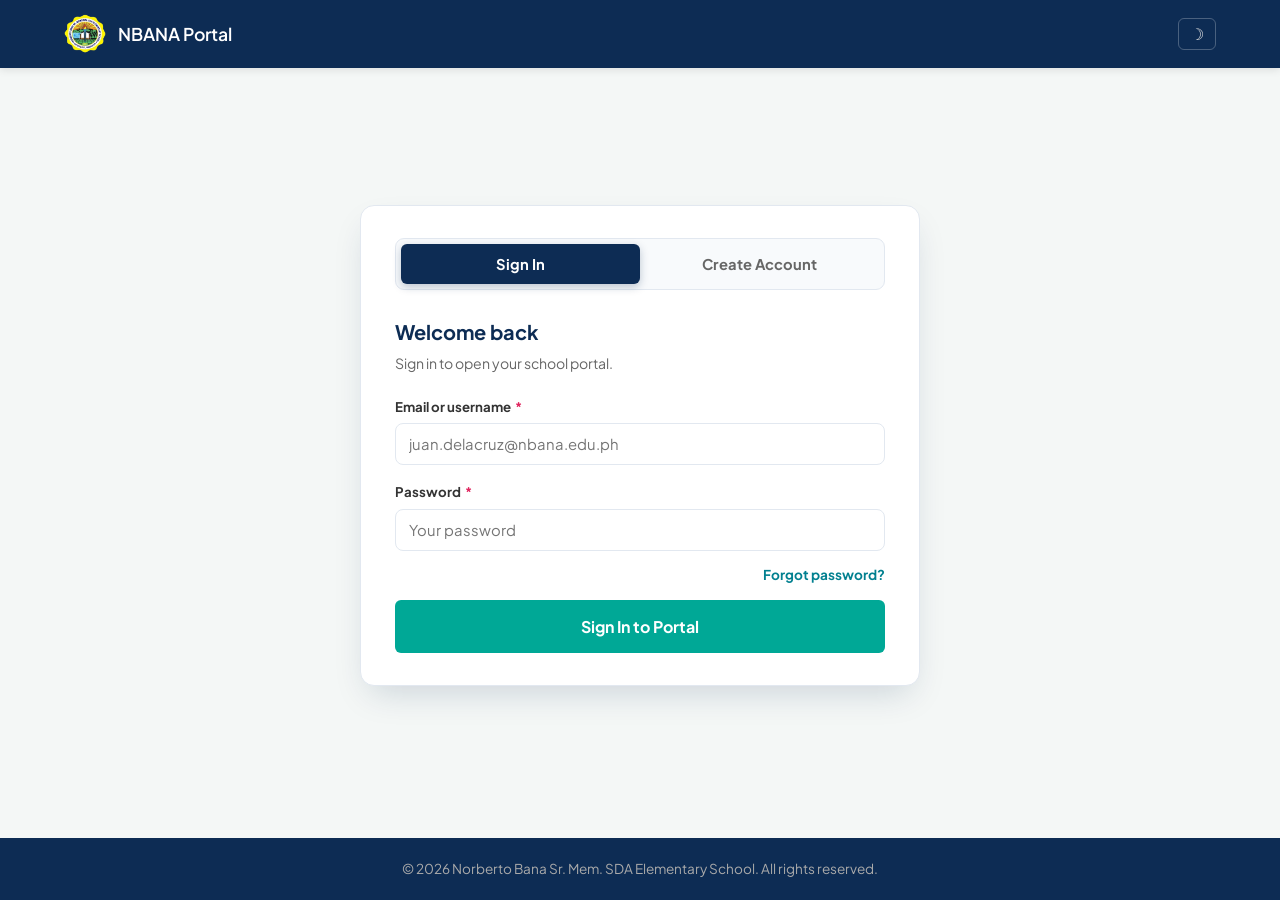
<file: portal.html>
<!DOCTYPE html>
<html lang="en" data-theme="light">
<head>
  <meta charset="UTF-8">
  <meta name="viewport" content="width=device-width, initial-scale=1.0">
  <title>School Portal | NBANA SDA Elementary School</title>
  <link rel="icon" type="image/png" href="logo.png">
  <link rel="apple-touch-icon" href="logo.png">
  <link rel="manifest" href="manifest.json">
  <meta name="theme-color" content="#0b1f3a">
  <meta name="mobile-web-app-capable" content="yes">
  <meta name="apple-mobile-web-app-capable" content="yes">
  <meta name="apple-mobile-web-app-status-bar-style" content="black-translucent">
  <link rel="preconnect" href="https://fonts.googleapis.com">
  <link rel="preconnect" href="https://fonts.gstatic.com" crossorigin>
  <link href="https://fonts.googleapis.com/css2?family=Plus+Jakarta+Sans:wght@400;500;600;700;800&display=swap" rel="stylesheet">
  <link rel="stylesheet" href="style.css">
  <!-- The loading popup carries its own critical styles so it can never fall
       out of sync with its markup: a device that serves an older cached
       stylesheet would otherwise flash a full-size logo over the page. -->
  <style>
    #pcLoad {
      position: fixed;
      inset: 0;
      z-index: 9999;
      display: flex;
      align-items: center;
      justify-content: center;
      background: rgba(11, 31, 58, 0.55);
      -webkit-backdrop-filter: blur(10px);
      backdrop-filter: blur(10px);
      transition: opacity 0.4s ease, visibility 0.4s ease;
      /* Hidden until the page has proven it is slow: instant, cached
         navigations must never flash this overlay. */
      opacity: 0;
      visibility: hidden;
    }
    #pcLoad.on { opacity: 1; visibility: visible; }
    #pcLoad.gone { opacity: 0; visibility: hidden; }
    #pcLoad .pc-load-card { text-align: center; }
    #pcLoad .pc-load-logo {
      width: 92px;
      height: 92px;
      object-fit: contain;
      filter: drop-shadow(0 12px 26px rgba(0, 0, 0, 0.42));
    }
    #pcLoad .pc-load-ring {
      display: block;
      width: 34px;
      height: 34px;
      margin: 20px auto 0;
      border-radius: 50%;
      border: 3px solid rgba(255, 255, 255, 0.25);
      border-top-color: #00a896;
      animation: pc-load-spin 0.8s linear infinite;
    }
    #pcLoad .pc-load-text {
      display: block;
      margin-top: 12px;
      color: #fff;
      font-size: 0.78rem;
      font-weight: 700;
      letter-spacing: 0.16em;
      text-transform: uppercase;
    }
    /* Phones and the installed app already open with the launch splash */
    body.app-mode #pcLoad { display: none; }
    @media (max-width: 860px) { #pcLoad { display: none; } }
    @keyframes pc-load-spin { to { transform: rotate(360deg); } }
  </style>
  <link rel="stylesheet" href="portal.css">
</head>
<body class="portal-page">

  <!-- PC popup loading: logo + loading animation over a blurred background -->
  <div class="pc-load" id="pcLoad" aria-hidden="true">
    <div class="pc-load-card">
      <img src="logo.png" alt="" class="pc-load-logo">
      <span class="pc-load-ring"></span>
      <span class="pc-load-text">Loading</span>
    </div>
  </div>

  <!-- App launch splash: only shown in app mode, hidden again by app.js -->
  <div id="splash" hidden>
    <img src="logo.png" alt="" class="splash-logo">
    <strong class="splash-name">NBANA Portal</strong>
    <span class="splash-sub">Norberto Bana Sr. Mem. SDA Elementary School</span>
    <span class="splash-dots" aria-label="Loading"><i></i><i></i><i></i></span>
  </div>

  <!-- The logo is deliberately not a link on the portal: tapping it must not
       dump the user back onto the public website. -->
  <nav class="navbar">
    <span class="logo" role="img" aria-label="NBANA Portal">
      <img src="logo.png" alt="NBANA Logo" class="logo-img">
      <span class="school-name">NBANA Portal</span>
    </span>
    <!-- Header nav buttons removed: the header only shows the logo and app name -->
  </nav>

  <div class="portal-shell" id="portalShell">

    <aside class="portal-side" id="portalSide">
      <div class="side-user">
        <div class="side-avatar" id="sideAvatar">--</div>
        <div>
          <strong id="sideName">Student</strong>
          <span id="sideGrade">Grade level</span>
        </div>
      </div>

      <nav class="side-nav" id="sideNav">
        <button type="button" class="active" data-view="dashboard"><span class="s-icon">&#9638;</span>Dashboard</button>
        <button type="button" data-view="news"><span class="s-icon">&#128240;</span>Feed</button>
        <button type="button" data-view="students" hidden><span class="s-icon">&#9679;</span>Students</button>
        <button type="button" data-view="approvals" hidden><span class="s-icon">&#9878;</span>Approvals<span class="s-count" id="navApprCount" hidden>0</span></button>
        <button type="button" data-view="fees"><span class="s-icon">&#8369;</span>Tuition &amp; Fees</button>
        <button type="button" data-view="grades"><span class="s-icon">&#9733;</span>Grades</button>
        <button type="button" data-view="attendance"><span class="s-icon">&#10003;</span>Attendance</button>
        <button type="button" data-view="schedule"><span class="s-icon">&#9200;</span>Class Schedule</button>
        <button type="button" data-view="tasks"><span class="s-icon">&#9776;</span>Assignments</button>
        <button type="button" data-view="faculty"><span class="s-icon">&#127979;</span>Faculty &amp; Staff</button>
        <button type="button" data-view="messages"><span class="s-icon">&#128172;</span><span id="navMsgLabel">Messages</span><span class="s-count" id="navMsgCount" hidden>0</span></button>
        <button type="button" data-view="contact" hidden><span class="s-icon">&#128238;</span><span id="navContactLabel">Contact School</span><span class="s-count" id="navConcernCount" hidden>0</span></button>
        <button type="button" data-view="pwreq" hidden><span class="s-icon">&#128273;</span>Password help<span class="s-count" id="navPwCount" hidden>0</span></button>
        <button type="button" data-view="profile"><span class="s-icon">&#9823;</span>My Profile</button>
      </nav>

      <div class="side-foot">
        <button type="button" class="side-logout" id="logoutBtn">Log out</button>
        <p class="side-note">NBANA School Portal &middot; Norberto Bana Sr. Mem. SDA Elementary School</p>
      </div>
    </aside>

    <main class="portal-main">
      <header class="portal-top">
        <button type="button" id="sideToggle" aria-label="Open menu">&#9776;</button>
        <div class="pt-title">
          <h1 id="viewTitle">Dashboard</h1>
          <p id="viewSub">Your school day at a glance</p>
        </div>
        <div class="pt-right">
          <span class="chip" id="chipYear">SY 2026-2027</span>
          <span class="chip chip-teal" id="chipDate">Today</span>
        </div>
        <button type="button" id="notifBtn" class="notif-btn" hidden aria-label="Notifications" title="Notifications"><span class="notif-ico">&#128276;</span><span class="notif-badge" id="notifBadge" hidden>0</span></button>
      </header>

      <!-- ============ DASHBOARD ============ -->
      <section class="view active" id="view-dashboard">
        <div class="welcome-banner">
          <span class="wb-emoji" id="wbEmoji">&#9728;</span>
          <span class="wb-kicker" id="wbKicker">Welcome</span>
          <h2 id="wbName">Student</h2>
          <p id="wbText">Here is your school day at a glance.</p>
          <p class="wb-verse" id="wbVerse"></p>
          <span class="wb-verse-tag" id="wbVerseTag">Verse of the day</span>
        </div>

        <div class="panel" id="dashFeedPanel">
          <div class="panel-head">
            <div><h3>Announcements</h3><span class="sub" id="dashFeedSub">Official announcements from the school</span></div>
            <button type="button" class="btn-sm" data-goto="news">See all</button>
          </div>
          <div class="panel-body flush feed" id="dashFeed"></div>
        </div>

        <div class="summary-grid">
          <div class="summary-card">
            <span class="sc-icon">&#10003;</span>
            <span class="sc-label">Attendance rate</span>
            <div class="sc-value good" id="sumAttendance">&mdash;</div>
            <div class="sc-sub" id="sumAttendanceSub">&mdash;</div>
          </div>
          <div class="summary-card">
            <span class="sc-icon">&#9733;</span>
            <span class="sc-label">General average</span>
            <div class="sc-value" id="sumAverage">&mdash;</div>
            <div class="sc-sub" id="sumAverageSub">&mdash;</div>
          </div>
          <div class="summary-card">
            <span class="sc-icon">&#9776;</span>
            <span class="sc-label">Open tasks</span>
            <div class="sc-value" id="sumTasks">&mdash;</div>
            <div class="sc-sub" id="sumTasksSub">&mdash;</div>
          </div>
          <div class="summary-card">
            <span class="sc-icon">&#8369;</span>
            <span class="sc-label">Tuition balance</span>
            <div class="sc-value" id="sumBalance">&mdash;</div>
            <div class="sc-sub" id="sumBalanceSub">&mdash;</div>
          </div>
        </div>

        <!-- Student performance: filled by renderDashPerf() in portal.js -->
        <div class="panel" id="dashPerfPanel">
          <div class="panel-head">
            <div><h3>My performance</h3><span class="sub" id="dashPerfSub">Subject marks and attendance this term</span></div>
            <button type="button" class="btn-sm" data-goto="grades">Full report card</button>
          </div>
          <div class="panel-body" id="dashPerf"></div>
        </div>

        <div class="panel-grid">
          <div class="panel">
            <div class="panel-head">
              <div><h3>Tuition fee status</h3><span class="sub" id="dashFeeSub">School year</span></div>
              <button type="button" class="btn-sm" data-goto="fees">View breakdown</button>
            </div>
            <div class="panel-body">
              <div class="bar light"><span id="dashFeeBar" style="width:0%"></span></div>
              <div class="bar-caption"><span id="dashFeePaid">Paid: &mdash;</span><span id="dashFeeTotal">Assessed: &mdash;</span></div>
              <p class="sc-sub" id="dashFeeDue" style="margin-top:12px">Next due date: &mdash;</p>
            </div>
          </div>

          <div class="panel">
            <div class="panel-head">
              <div><h3>Quick actions</h3><span class="sub">Jump right in</span></div>
            </div>
            <div class="panel-body" style="display:flex;flex-direction:column;gap:10px">
              <button type="button" class="btn-sm solid" data-goto="fees">Pay / record a tuition payment</button>
              <button type="button" class="btn-sm" data-goto="grades">Check my report card</button>
              <button type="button" class="btn-sm" data-goto="tasks">See pending assignments</button>
              <button type="button" class="btn-sm" data-goto="profile">View my profile</button>
            </div>
          </div>
        </div>

      </section>

      <!-- ============ TUITION & FEES ============ -->
      <section class="view" id="view-fees">
        <div class="admin-bar" id="feesAdmin" hidden>
          <span class="admin-tag">Admin mode</span>
          <label for="feesStudentSel">Editing student</label>
          <select id="feesStudentSel" class="input input-sm"></select>
          <input class="input input-sm pick-search" type="search" id="feesStudentSearch" placeholder="Search student…" aria-label="Search for a student">
        </div>
        <div class="balance-hero" id="balanceHero">
          <span class="bh-label">Outstanding balance</span>
          <div class="bh-amount" id="bhAmount">&mdash;</div>
          <div class="bh-sub" id="bhStatus">&mdash;</div>
          <div class="bar"><span id="bhBar" style="width:0%"></span></div>
          <div class="bh-stats">
            <div><span>Assessed</span><strong id="bhAssessed">&mdash;</strong></div>
            <div><span>Total paid</span><strong id="bhPaid">&mdash;</strong></div>
            <div><span>Next due</span><strong id="bhDue">&mdash;</strong></div>
          </div>
        </div>

        <div class="panel">
          <div class="panel-head">
            <div><h3>Fee assessment breakdown</h3><span class="sub" id="feeYearSub">School year</span></div>
            <button type="button" class="btn-sm" id="btnFeeEdit" hidden>Edit fees</button>
          </div>
          <div class="panel-body flush table-wrap">
            <table class="data-table">
              <thead><tr><th>Fee</th><th>Note</th><th class="num">Amount</th></tr></thead>
              <tbody id="feeRows"></tbody>
              <tfoot><tr><td colspan="2">Total assessed</td><td class="num" id="feeTotal">&mdash;</td></tr></tfoot>
            </table>
          </div>
        </div>

        <div class="panel">
          <div class="panel-head">
            <div><h3>Payment history</h3><span class="sub">Receipts posted by the treasurer</span></div>
            <div style="display:flex;gap:8px">
              <button type="button" class="btn-sm" id="btnPrint">Print statement</button>
              <button type="button" class="btn-sm solid" id="btnPayToggle">+ Record payment</button>
            </div>
          </div>
          <div class="panel-body flush" id="payPanel" hidden style="border-bottom:1px solid var(--border);background:var(--surface-2)">
            <form class="pay-form" id="payForm" style="padding:20px">
              <div class="form-field">
                <label for="payAmount">Amount <span class="req">*</span></label>
                <input class="input" type="number" id="payAmount" min="1" step="0.01" placeholder="0.00">
                <span class="error">Enter an amount.</span>
              </div>
              <div class="form-field">
                <label for="payMethod">Payment method</label>
                <select id="payMethod">
                  <option>Cash</option>
                  <option>GCash</option>
                  <option>Bank transfer</option>
                  <option>Remittance</option>
                </select>
              </div>
              <div class="form-field full">
                <label for="payRef">Reference number</label>
                <input class="input" type="text" id="payRef" placeholder="e.g. GC-1234567 (optional)">
              </div>
              <div class="full" style="display:flex;gap:10px;justify-content:flex-end">
                <button type="button" class="btn-sm" id="btnPayCancel">Cancel</button>
                <button type="submit" class="btn-sm solid">Submit payment</button>
              </div>
            </form>
          </div>
          <div class="panel-body flush table-wrap">
            <table class="data-table">
              <thead><tr><th>Date</th><th>Reference</th><th>Method</th><th class="num">Amount</th></tr></thead>
              <tbody id="payRows"></tbody>
              <tfoot><tr><td colspan="3">Total paid</td><td class="num" id="payTotal">&mdash;</td></tr></tfoot>
            </table>
          </div>
        </div>
      </section>

      <!-- ============ GRADES ============ -->
      <section class="view" id="view-grades">
        <div class="admin-bar" id="gradesAdmin" hidden>
          <span class="admin-tag">Admin mode</span>
          <label for="gradesStudentSel">Student</label>
          <select id="gradesStudentSel" class="input input-sm"></select>
          <input class="input input-sm pick-search" type="search" id="gradesStudentSearch" placeholder="Search student…" aria-label="Search for a student">
          <button type="button" class="btn-sm" id="btnGradeEdit">Enter grades</button>
          <button type="button" class="btn-sm solid" id="btnGradeSave" hidden>Save</button>
          <button type="button" class="btn-sm" id="btnGradeCancel" hidden>Cancel</button>
        </div>
        <div class="grade-hero">
          <div class="grade-badge"><div class="gb-num" id="gAverage">&mdash;</div><div class="gb-label">General average</div></div>
          <div class="grade-badge"><div class="gb-num" id="gHighest">&mdash;</div><div class="gb-label">Highest grade</div></div>
          <div class="grade-badge"><div class="gb-num" id="gSubjects">&mdash;</div><div class="gb-label">Subjects</div></div>
          <div class="grade-badge"><div class="gb-num" id="gStanding" style="font-size:1.2rem;padding-top:8px">&mdash;</div><div class="gb-label">Standing</div></div>
        </div>

        <div class="panel">
          <div class="panel-head">
            <div><h3>Report card</h3><span class="sub" id="gradeSub">All subjects</span></div>
            <button type="button" class="btn-sm" id="btnPrintGrades">Print</button>
          </div>
          <div class="panel-body flush table-wrap">
            <table class="data-table">
              <thead><tr><th>Subject</th><th class="num">Q1</th><th class="num">Q2</th><th class="num">Q3</th><th class="num">Q4</th><th class="num">Final</th><th>Remarks</th></tr></thead>
              <tbody id="gradeRows"></tbody>
              <tfoot><tr><td>General average</td><td colspan="4"></td><td class="num" id="gradeFootAvg">&mdash;</td><td id="gradeFootRemarks">&mdash;</td></tr></tfoot>
            </table>
          </div>
        </div>
      </section>

      <!-- ============ ATTENDANCE ============ -->
      <section class="view" id="view-attendance">
        <div class="admin-bar" id="attAdmin" hidden>
          <span class="admin-tag">Admin mode</span>
          <label for="attStudentSel">Student</label>
          <select id="attStudentSel" class="input input-sm"></select>
          <input class="input input-sm pick-search" type="search" id="attStudentSearch" placeholder="Search student…" aria-label="Search for a student">
          <button type="button" class="btn-sm" id="btnAttEdit">Mark attendance</button>
          <button type="button" class="btn-sm solid" id="btnAttSave" hidden>Save</button>
          <button type="button" class="btn-sm" id="btnAttCancel" hidden>Cancel</button>
        </div>
        <div class="summary-grid">
          <div class="summary-card"><span class="sc-icon">&#10003;</span><span class="sc-label">Days present</span><div class="sc-value good" id="attPresent">&mdash;</div><div class="sc-sub">this term</div></div>
          <div class="summary-card"><span class="sc-icon">&#10007;</span><span class="sc-label">Days absent</span><div class="sc-value alert" id="attAbsent">&mdash;</div><div class="sc-sub">this term</div></div>
          <div class="summary-card"><span class="sc-icon">&#9200;</span><span class="sc-label">Late arrivals</span><div class="sc-value" id="attLate">&mdash;</div><div class="sc-sub">this term</div></div>
          <div class="summary-card"><span class="sc-icon">&#9635;</span><span class="sc-label">Attendance rate</span><div class="sc-value good" id="attRate">&mdash;</div><div class="sc-sub">target: 90% and above</div></div>
        </div>

        <div class="panel">
          <div class="panel-head">
            <div><h3>Daily record</h3><span class="sub">Most recent school days</span></div>
          </div>
          <div class="panel-body flush table-wrap">
            <table class="data-table">
              <thead><tr><th>Date</th><th>Day</th><th>Status</th><th>Time in</th></tr></thead>
              <tbody id="attRows"></tbody>
            </table>
          </div>
        </div>
      </section>

      <!-- ============ SCHEDULE ============ -->
      <section class="view" id="view-schedule">
        <div class="admin-bar" id="schedAdmin" hidden>
          <span class="admin-tag">Admin mode</span>
          <label for="schedGradeSel">Grade level</label>
          <select id="schedGradeSel" class="input input-sm"></select>
          <button type="button" class="btn-sm" id="btnSchedEdit">Edit schedule</button>
          <button type="button" class="btn-sm solid" id="btnSchedSave" hidden>Save</button>
          <button type="button" class="btn-sm" id="btnSchedCancel" hidden>Cancel</button>
        </div>
        <div class="panel">
          <div class="panel-head">
            <div><h3>Weekly class schedule</h3><span class="sub" id="schedSub">School year</span></div>
          </div>
          <div class="panel-body flush table-wrap">
            <table class="data-table">
              <thead><tr><th>Time</th><th>Days</th><th>Subject</th><th>Teacher</th><th>Room</th></tr></thead>
              <tbody id="schedRows"></tbody>
            </table>
          </div>
        </div>
        <div class="panel">
          <div class="panel-head"><div><h3>Important times</h3><span class="sub">Daily routines</span></div></div>
          <div class="panel-body">
            <div class="info-list">
              <div class="info-row"><span class="k">Flag ceremony</span><span class="v">7:30 AM &ndash; 7:45 AM</span></div>
              <div class="info-row"><span class="k">Class hours</span><span class="v">7:45 AM &ndash; 3:00 PM</span></div>
              <div class="info-row"><span class="k">Recess</span><span class="v">10:00 AM &ndash; 10:20 AM</span></div>
              <div class="info-row"><span class="k">Weekend worship</span><span class="v">Saturday, 9:00 AM</span></div>
            </div>
          </div>
        </div>
      </section>

      <!-- ============ ASSIGNMENTS ============ -->
      <section class="view" id="view-tasks">
        <div class="panel" id="assignManagePanel" hidden>
          <div class="panel-head">
            <div><h3>Class assignments</h3><span class="sub" id="assignSub">Assignments you give to your class</span></div>
            <button type="button" class="btn-sm solid" id="btnAssignNew">+ New assignment</button>
          </div>
          <div class="panel-body" id="assignFormWrap" hidden style="border-bottom:1px solid var(--border);background:var(--surface-2)">
            <form id="assignForm" class="pay-form" style="padding:20px">
              <div class="form-field"><label for="asTitle">Title <span class="req">*</span></label>
                <input class="input" type="text" id="asTitle" placeholder="e.g. Book report chapter 5">
                <span class="error">Enter a title.</span></div>
              <div class="form-field">
                <label for="asSubject">Subject</label>
                <select id="asSubject"></select>
              </div>
              <div class="form-field"><label for="asDue">Due date <span class="req">*</span></label>
                <input class="input" type="date" id="asDue">
                <span class="error">Pick a due date.</span></div>
              <div class="form-field full"><label for="asDetails">Details</label>
                <textarea class="input textarea" id="asDetails" rows="2" placeholder="Instructions for students (optional)"></textarea></div>
              <div class="form-field full"><label for="asPhoto">Photo attachment</label>
                <input type="file" id="asPhoto" accept="image/*">
                <div class="photo-preview" id="asPhotoPreview" hidden>
                  <img id="asPhotoImg" alt="Attachment preview">
                  <button type="button" class="btn-sm" id="asPhotoRemove">Remove photo</button>
                </div></div>
              <div class="full" style="display:flex;gap:10px;justify-content:flex-end">
                <button type="button" class="btn-sm" id="btnAssignCancel">Cancel</button>
                <button type="submit" class="btn-sm solid" id="btnAssignSubmit">Post assignment</button>
              </div>
            </form>
          </div>
          <div class="panel-body flush"><div id="assignList" class="feed"></div></div>
        </div>
        <div class="panel" id="taskPanel">
          <div class="panel-head">
            <div><h3>Assignments &amp; reminders</h3><span class="sub" id="taskSub">0 of 0 done</span></div>
          </div>
          <div class="panel-body" style="padding-bottom:0">
            <div class="bar light"><span id="taskBar" style="width:0%"></span></div>
            <div class="bar-caption"><span>Completion</span><span id="taskPct">0%</span></div>
          </div>
          <div class="panel-body flush">
            <div class="todo-list" id="taskList"></div>
          </div>
        </div>
      </section>

      <!-- ============ ANNOUNCEMENTS ============ -->
      <section class="view" id="view-news">
        <div class="panel" id="composerPanel" hidden>
          <div class="panel-head">
            <div><h3 id="composerTitle">New announcement</h3><span class="sub" id="composerAudience">Audience</span></div>
          </div>
          <div class="panel-body">
            <form id="composerForm">
              <div class="form-field">
                <label for="postTitle">Title</label>
                <input class="input" type="text" id="postTitle" placeholder="Optional headline">
              </div>
              <div class="form-field">
                <label for="postBody">Message <span class="req">*</span></label>
                <textarea class="input textarea" id="postBody" rows="3" placeholder="Write your message..."></textarea>
                <span class="error">Please write a message.</span>
              </div>
              <div class="form-field">
                <label>Photos &amp; videos</label>
                <div class="media-row">
                  <button type="button" class="btn-sm" id="mediaAddBtn">&#128247; Add photos / video</button>
                  <input type="file" id="postMedia" accept="image/*,video/*" multiple hidden>
                  <span class="sub" id="mediaHint">Up to 6 photos, or photos plus one short video</span>
                </div>
                <div class="media-chips" id="mediaChips"></div>
              </div>
              <div class="composer-actions">
                <span class="sub" id="composerHint"></span>
                <button type="submit" class="btn-sm solid">Post</button>
              </div>
            </form>
          </div>
        </div>
        <!-- School announcements: the office's notices, managed by the full admin.
             Text only \u2014 photos and event memories live in the feed below. -->
        <div class="panel">
          <div class="panel-head">
            <div><h3>School announcements</h3><span class="sub" id="annSub">Notices from the school office</span></div>
            <button type="button" class="btn-sm solid" id="btnAnnounce" hidden>+ Add announcement</button>
          </div>
          <form class="announce-form" id="announceForm" hidden>
            <div class="announce-row">
              <div class="form-field">
                <label for="annWhen">When</label>
                <input class="input" type="text" id="annWhen" placeholder="Coming soon \u00b7 Oct 20, 2026 \u00b7 Every 15th">
              </div>
              <div class="form-field">
                <label for="annTag">Category</label>
                <select class="input" id="annTag">
                  <option>Enrollment</option>
                  <option>Event</option>
                  <option>Billing</option>
                  <option>Advisory</option>
                  <option>Program</option>
                  <option>Sports</option>
                  <option>Spiritual</option>
                  <option>Opening</option>
                  <option>Graduation</option>
                  <option>Other</option>
                </select>
              </div>
            </div>
            <div class="form-field">
              <label for="annTitle">Headline <span class="req">*</span></label>
              <input class="input" type="text" id="annTitle" placeholder="e.g. Second Quarter Examinations">
            </div>
            <div class="form-field">
              <label for="annBody">Details <span class="req">*</span></label>
              <textarea class="input textarea" id="annBody" rows="3" placeholder="What should every student, parent and teacher know?"></textarea>
            </div>
            <div class="composer-actions">
              <span class="sub">Announcements appear here and on the dashboard for every portal user.</span>
              <span class="announce-btns">
                <button type="button" class="btn-sm" id="annCancel">Cancel</button>
                <button type="submit" class="btn-sm solid">Publish announcement</button>
              </span>
            </div>
          </form>
          <div class="panel-body flush feed" id="announceList"></div>
        </div>

        <!-- Feed: Facebook-style posts with photos, uploaded by the school -->
        <div class="panel">
          <div class="panel-head">
            <div><h3>Feed</h3><span class="sub" id="newsFeedSub">Posted by the administration</span></div>
            <button type="button" class="btn-sm solid" id="btnCompose" hidden>+ New post</button>
          </div>
          <div class="panel-body flush feed" id="newsList"></div>
        </div>
      </section>

      <!-- ============ APPROVALS (principal / admin) ============ -->
      <section class="view" id="view-approvals">
        <div class="panel">
          <div class="panel-head">
            <div><h3>Posts waiting for approval</h3><span class="sub" id="apprSub">Teacher posts stay hidden from students until you approve them</span></div>
          </div>
          <div class="panel-body flush feed" id="apprList"></div>
        </div>
      </section>

      <!-- ============ MESSAGES (student <-> teacher, monitored by the admin) ============ -->
      <section class="view" id="view-messages">
        <!-- Principal: two-state switch — Concerns (default, left) or Teacher ↔ Student -->
        <div class="monitor-switch" id="monitorSwitch" hidden>
          <button type="button" class="ms-btn active" data-monmode="concerns">Concerns</button>
          <button type="button" class="ms-btn" data-monmode="threads">Teacher &harr; Student</button>
          <button type="button" class="ms-btn ms-lock" id="btnMonLock" hidden title="Lock message monitoring">&#128274; Lock</button>
        </div>
        <div class="panel chat-panel" id="chatPanel">
          <!-- Principal: student concerns come first (left side) -->
          <div class="chat-side" id="concernSide" hidden>
            <div class="chat-side-head">
              <h3>Concerns</h3>
              <span class="sub" id="concernSideSub">What students sent to the school office</span>
              <input class="input input-sm thread-search" type="search" id="concSearch" placeholder="Search student or subject…" aria-label="Search concerns">
            </div>
            <div class="thread-list" id="monitorConcernList"></div>
          </div>
          <!-- Principal: which student is messaging which teacher -->
          <div class="chat-side" id="monitorSide" hidden>
            <div class="chat-side-head">
              <h3>Teacher &harr; Student</h3>
              <span class="sub" id="monitorSideSub">Read-only monitoring</span>
              <input class="input input-sm thread-search" type="search" id="monSearch" placeholder="Search student or teacher…" aria-label="Search conversations">
              <div class="mon-grade">
                <label for="monGradeSel">Student grade</label>
                <select id="monGradeSel" class="input input-sm"></select>
              </div>
            </div>
            <div class="thread-list" id="monitorThreadList"></div>
          </div>
          <!-- Everyone else: their own conversations -->
          <div class="chat-side" id="chatSide">
            <div class="chat-side-head">
              <h3 id="chatSideTitle">Conversations</h3>
              <span class="sub" id="chatSideSub"></span>
              <input class="input input-sm thread-search" type="search" id="msgSearch" placeholder="Search student…" aria-label="Search conversations">
            </div>
            <div class="thread-list" id="threadList"></div>
          </div>
          <div class="chat-main">
            <div class="chat-head" id="chatHead"></div>
            <div class="chat-body" id="chatBody"></div>
            <div class="chat-pending" id="chatPending" hidden></div>
            <form class="chat-compose" id="chatForm" hidden>
              <button type="button" class="chat-attach" id="chatPhoto" title="Send a photo" aria-label="Send a photo">&#128247;</button>
              <button type="button" class="chat-attach" id="chatFile" title="Attach a file (PDF, Word, Excel…)" aria-label="Attach a file">&#128206;</button>
              <input type="file" id="chatPhotoInput" accept="image/*" hidden>
              <input type="file" id="chatFileInput" accept=".pdf,.doc,.docx,.xls,.xlsx,.ppt,.pptx,.txt,.csv,.rtf" hidden>
              <input class="input" id="chatInput" placeholder="Aa" autocomplete="off" aria-label="Message">
              <button type="submit" class="chat-send" aria-label="Send message">&#10148;</button>
            </form>
          </div>
        </div>
      </section>

      <!-- ============ CONTACT SCHOOL / CONCERNS ============ -->
      <section class="view" id="view-contact">
        <div class="panel" id="noticesPanel" hidden>
          <div class="panel-head">
            <div><h3>Messages from the school office</h3><span class="sub">Notes the principal sent about your account</span></div>
          </div>
          <div class="panel-body flush feed" id="noticeList"></div>
        </div>
        <div class="panel" id="concernFormPanel">
          <div class="panel-head">
            <div><h3 id="concernFormTitle">Send a concern to the school</h3><span class="sub" id="concernFormSub">Only the school office reads this &mdash; your teachers cannot see it.</span></div>
          </div>
          <div class="panel-body">
            <form id="concernForm" class="pay-form" style="padding:0">
              <div class="form-field">
                <label for="cnCategory">Concern about <span class="req">*</span></label>
                <select id="cnCategory">
                  <option>Tuition &amp; Billing</option>
                  <option>Grades &amp; Records</option>
                  <option>Attendance</option>
                  <option>Behavior &amp; Discipline</option>
                  <option>Facilities &amp; Safety</option>
                  <option>Enrollment &amp; Documents</option>
                  <option>Other</option>
                </select>
              </div>
              <div class="form-field">
                <label for="cnSubject">Subject <span class="req">*</span></label>
                <input class="input" id="cnSubject" placeholder="Short title of your concern">
                <span class="error">Please add a subject.</span>
              </div>
              <div class="form-field full">
                <label for="cnBody">Your concern <span class="req">*</span></label>
                <textarea class="input textarea" id="cnBody" rows="4" placeholder="Tell the school office what you need help with..."></textarea>
                <span class="error">Please write your concern.</span>
              </div>
              <div class="full" style="display:flex;justify-content:flex-end">
                <button type="submit" class="btn-sm solid">Send to school office</button>
              </div>
            </form>
          </div>
        </div>
        <div class="panel">
          <div class="panel-head">
            <div><h3 id="concernListTitle">My concerns</h3><span class="sub" id="concernListSub">Replies from the school office</span></div>
          </div>
          <div class="panel-body flush feed" id="concernList"></div>
        </div>
      </section>

      <!-- ============ FACULTY & STAFF ============ -->
      <section class="view" id="view-faculty">
        <div class="panel">
          <div class="panel-head">
            <div><h3>Teachers &amp; staff</h3><span class="sub" id="facultySub">The school's faculty &amp; leadership</span></div>
            <button type="button" class="btn-sm solid" id="btnFacEdit" hidden>Edit faculty</button>
          </div>
          <div class="panel-body">
            <div class="section-label">Administration</div>
            <div class="fac-grid" id="facDirAdmins"></div>
            <div class="section-label">Teaching Faculty</div>
            <div class="fac-grid" id="facDirTeachers"></div>
          </div>
        </div>

        <div class="panel" id="facEditor" hidden>
          <div class="panel-head">
            <div><h3 id="facEditorTitle">Edit faculty &amp; staff</h3><span class="sub">Move a teacher to another grade, add a new hire, or remove a name when someone leaves. Saving updates every device.</span></div>
            <button type="button" class="btn-sm" id="btnFacClose">Close</button>
          </div>
          <div class="panel-body">
            <div class="fac-edit-head"><span class="admin-tag">Administration</span></div>
            <div class="fac-edit-list" id="facEditAdmins"></div>
            <div class="fac-edit-head"><span class="admin-tag">Teaching faculty</span><span class="sc-sub">The grade level decides whose class the teacher handles in the portal</span></div>
            <div class="fac-edit-list" id="facEditTeachers"></div>
            <div class="fac-edit-actions">
              <button type="button" class="btn-sm" id="btnFacAddAdmin">+ Add administration</button>
              <button type="button" class="btn-sm" id="btnFacAddTeacher">+ Add teacher</button>
              <button type="button" class="btn-sm solid" id="btnFacSave">Save faculty</button>
              <button type="button" class="btn-sm" id="btnFacCancel">Cancel</button>
            </div>
            <p class="sc-sub">Removing a name here only takes them off the listing. It never deletes a portal account &mdash; use Students &rarr; New account to manage logins.</p>
          </div>
        </div>

        <div class="panel">
          <div class="panel-head">
            <div><h3>School administration</h3><span class="sub">Who to approach for what</span></div>
          </div>
          <div class="panel-body"><div class="info-list" id="facultyAdmin"></div></div>
        </div>
      </section>

      <!-- ============ STUDENTS (principal) ============ -->
      <section class="view" id="view-students">
        <div class="admin-bar" id="stuFilterBar">
          <span class="admin-tag">Class list</span>
          <label for="stuGradeSel">Student grade</label>
          <select id="stuGradeSel" class="input input-sm"></select>
          <input class="input input-sm pick-search" type="search" id="stuSearch" placeholder="Search name or LRN…" aria-label="Search students">
          <span class="sc-sub" id="stuFilterNote">Boys and girls are listed in separate groups</span>
        </div>
        <div class="panel">
          <div class="panel-head">
            <div><h3>Student accounts</h3><span class="sub" id="stuCount">All enrolled students</span></div>
            <button type="button" class="btn-sm solid" id="btnStuNew">+ New account</button>
          </div>
          <div class="panel-body flush table-wrap">
            <table class="data-table">
              <thead><tr><th>Photo</th><th>Name</th><th>Grade</th><th>LRN</th><th class="num">Balance</th><th></th></tr></thead>
              <tbody id="stuRows"></tbody>
            </table>
          </div>
        </div>
        <div class="panel" id="photoReview" hidden>
          <div class="panel-head">
            <div><h3 id="prTitle">Review profile photo</h3><span class="sub">Remove a photo that is not acceptable and tell the student why</span></div>
            <button type="button" class="btn-sm" id="btnPrClose">Close</button>
          </div>
          <div class="panel-body">
            <div class="pr-grid">
              <div><div class="prof-photo big" id="prPhoto"></div>
                <p class="sc-sub" id="prWho" style="margin-top:8px"></p></div>
              <div>
                <div class="form-field">
                  <label for="prComment">Message to the student <span class="req">*</span></label>
                  <textarea class="input textarea" id="prComment" rows="3" placeholder="e.g. Your photo is not suitable for school. Please change it to a clear picture of yourself in uniform."></textarea>
                  <span class="error">Please write a short explanation for the student.</span>
                </div>
                <div style="display:flex;gap:10px;flex-wrap:wrap">
                  <button type="button" class="btn-sm" id="btnPrOk">Looks good &mdash; keep it</button>
                  <button type="button" class="btn-sm solid danger" id="btnPrRemove">Remove photo &amp; send message</button>
                </div>
              </div>
            </div>
          </div>
        </div>

        <div class="panel" id="promotePanel" hidden>
          <div class="panel-head">
            <div><h3>School year &amp; grade promotion</h3><span class="sub" id="promoteSub">Changing the school year moves every student up one grade level</span></div>
          </div>
          <div class="panel-body">
            <div class="info-list">
              <div class="info-row"><span class="k">School year on record</span><span class="v" id="promoteYearNow">&mdash;</span></div>
              <div class="info-row"><span class="k">Active students</span><span class="v" id="promoteCount">&mdash;</span></div>
            </div>
            <div class="form-row" style="margin-top:16px;align-items:end">
              <div class="form-field" style="margin-bottom:0">
                <label for="syInput">Change school year to</label>
                <input class="input" id="syInput" placeholder="2027-2028">
                <span class="error">Use a format like 2027-2028.</span>
              </div>
              <div class="form-field" style="margin-bottom:0">
                <button type="button" class="btn-sm solid" id="btnPromotePlan">Change school year&hellip;</button>
              </div>
            </div>
            <div id="promoteConfirm" hidden>
              <p class="sc-sub" id="promoteSummary" style="margin-top:16px"></p>
              <ul class="promote-list" id="promoteList"></ul>
              <div style="display:flex;gap:10px;justify-content:flex-end;margin-top:14px">
                <button type="button" class="btn-sm" id="btnPromoteCancel">Cancel</button>
                <button type="button" class="btn-sm solid" id="btnPromoteGo">Confirm &amp; promote students</button>
              </div>
            </div>
          </div>
        </div>

        <div class="panel" id="stuEditor" hidden>
          <div class="panel-head">
            <div><h3 id="stuEditorTitle">Edit student record</h3><span class="sub">Saved to the portal record</span></div>
            <button type="button" class="btn-sm" id="btnStuClose">Close</button>
          </div>
          <div class="panel-body">
            <form id="stuForm" class="edit-grid">
              <div class="form-field"><label for="sfFirst">First name <span class="req">*</span></label><input class="input" id="sfFirst"><span class="error">Required.</span></div>
              <div class="form-field"><label for="sfMiddle">Middle name</label><input class="input" id="sfMiddle"></div>
              <div class="form-field"><label for="sfLast">Last name <span class="req">*</span></label><input class="input" id="sfLast"><span class="error">Required.</span></div>
              <div class="form-field"><label for="sfEmail">Email <span class="req">*</span></label><input class="input" id="sfEmail" type="email"><span class="error">Valid email required.</span></div>
              <div class="form-field"><label for="sfPhone">Contact number</label><input class="input" id="sfPhone"></div>
              <div class="form-field"><label for="sfRole">Portal role</label>
                <select id="sfRole"><option value="student">Student</option><option value="teacher">Teacher</option><option value="admin">Admin</option></select></div>
              <div class="form-field" id="sfCodeField" hidden><label for="sfCode">Staff secret code <span class="req">*</span></label><input class="input" id="sfCode" type="password" autocomplete="off" placeholder="Required for teacher / admin"><span class="error">That staff secret code is not valid.</span></div>
              <div class="form-field" id="sfGradeField"><label for="sfGrade">Grade level</label><select id="sfGrade"></select></div>
              <div class="form-field" id="sfSectionField"><label for="sfSection">Section</label><input class="input" id="sfSection"></div>
              <div class="form-field" id="sfLrnField"><label for="sfLrn">LRN</label><input class="input" id="sfLrn"></div>
              <div class="form-field" id="sfTGradeField" hidden><label for="sfTGrade">Assigned grade (teacher)</label><select id="sfTGrade"></select></div>
              <div class="form-field"><label for="sfHouse">House / street</label><input class="input" id="sfHouse"></div>
              <div class="form-field"><label for="sfBrgy">Barangay</label><input class="input" id="sfBrgy"></div>
              <div class="form-field"><label for="sfCity">City / Municipality</label><input class="input" id="sfCity"></div>
              <div class="form-field"><label for="sfProv">Province</label><input class="input" id="sfProv"></div>
              <div class="form-field"><label for="sfGName">Guardian name</label><input class="input" id="sfGName"></div>
              <div class="form-field"><label for="sfGRel">Guardian relationship</label><input class="input" id="sfGRel"></div>
              <div class="form-field"><label for="sfGPhone">Guardian contact</label><input class="input" id="sfGPhone"></div>
              <div class="form-field" id="sfPwField" hidden><label for="sfPw">Initial password <span class="req">*</span></label><input class="input" id="sfPw" type="text" placeholder="min 6 characters"><span class="error">Min 6 characters.</span></div>
              <div class="full" style="display:flex;gap:10px;justify-content:flex-end">
                <button type="button" class="btn-sm" id="btnStuCancel">Cancel</button>
                <button type="submit" class="btn-sm solid">Save record</button>
              </div>
            </form>
          </div>
        </div>
      </section>

      <!-- ============ PASSWORD HELP (admins) ============ -->
      <section class="view" id="view-pwreq">
        <div class="panel">
          <div class="panel-head">
            <div><h3>Forgot-password requests</h3><span class="sub" id="pwSub">Users who asked the office for their password</span></div>
            <button type="button" class="btn-sm" id="pwClear" hidden>Clear history</button>
          </div>
          <div class="panel-body flush feed" id="pwList"></div>
        </div>
      </section>

      <!-- ============ PROFILE ============ -->
      <section class="view" id="view-profile">
        <div class="panel" id="profEditor" hidden>
          <div class="panel-head">
            <div><h3>Edit my profile</h3><span class="sub">Changes are saved to your portal record</span></div>
            <div style="display:flex;gap:8px">
              <button type="button" class="btn-sm" id="btnProfCancel">Cancel</button>
              <button type="button" class="btn-sm solid" id="btnProfSave">Save changes</button>
            </div>
          </div>
          <div class="panel-body">
            <div class="photo-edit">
              <div class="prof-photo" id="peAvatar"></div>
              <div class="pe-controls">
                <label for="pfPhoto">Profile picture</label>
                <input type="file" id="pfPhoto" accept="image/*">
                <button type="button" class="btn-sm" id="btnPhotoRemove">Remove photo</button>
                <p class="hint">JPG or PNG. Your picture is compressed and stored in this browser.</p>
              </div>
            </div>
            <div class="edit-grid">
              <div class="form-field"><label for="pfFirst">First name</label><input class="input" id="pfFirst"></div>
              <div class="form-field"><label for="pfMiddle">Middle name</label><input class="input" id="pfMiddle"></div>
              <div class="form-field"><label for="pfLast">Last name</label><input class="input" id="pfLast"></div>
              <div class="form-field"><label for="pfEmail">Email</label><input class="input" id="pfEmail" type="email"></div>
              <div class="form-field"><label for="pfPhone">Contact number</label><input class="input" id="pfPhone"></div>
              <div class="form-field"><label for="pfHouse">House / street</label><input class="input" id="pfHouse"></div>
              <div class="form-field"><label for="pfBrgy">Barangay</label><input class="input" id="pfBrgy"></div>
              <div class="form-field"><label for="pfCity">City / Municipality</label><input class="input" id="pfCity"></div>
              <div class="form-field"><label for="pfProv">Province</label><input class="input" id="pfProv"></div>
              <div class="form-field"><label for="pfZip">ZIP code</label><input class="input" id="pfZip"></div>
              <div class="form-field"><label for="pfGName">Guardian name</label><input class="input" id="pfGName"></div>
              <div class="form-field"><label for="pfGRel">Guardian relationship</label><input class="input" id="pfGRel"></div>
              <div class="form-field"><label for="pfGPhone">Guardian contact</label><input class="input" id="pfGPhone"></div>
            </div>
          </div>
        </div>
        <div class="profile-grid">
          <div class="panel">
            <div class="panel-head"><div><h3>Profile picture</h3><span class="sub">Shown beside your name in the portal</span></div></div>
            <div class="panel-body" style="display:flex;align-items:center;gap:16px;flex-wrap:wrap">
              <div class="prof-photo" id="profPhoto"></div>
              <button type="button" class="btn-sm solid" id="btnPhotoAdd">Add / change photo</button>
            </div>
          </div>
          <div class="panel">
            <div class="panel-head">            <div><h3>Personal information</h3><span class="sub">From your registration survey</span></div>
            <button type="button" class="btn-sm" id="btnProfEdit">Edit profile</button></div>
            <div class="panel-body"><div class="info-list" id="profPersonal"></div></div>
          </div>
          <div class="panel">
            <div class="panel-head"><div><h3>Home address</h3><span class="sub">Mailing address on record</span></div></div>
            <div class="panel-body"><div class="info-list" id="profAddress"></div></div>
          </div>
          <div class="panel">
            <div class="panel-head"><div><h3>Student record</h3><span class="sub">Enrollment details</span></div></div>
            <div class="panel-body"><div class="info-list" id="profStudent"></div></div>
          </div>
          <div class="panel">
            <div class="panel-head"><div><h3>Parent / guardian</h3><span class="sub">Emergency contact</span></div></div>
            <div class="panel-body"><div class="info-list" id="profGuardian"></div></div>
          </div>
          <div class="panel">
            <div class="panel-head"><div><h3>Account</h3><span class="sub">Portal login details</span></div></div>
            <div class="panel-body"><div class="info-list" id="profAccount"></div></div>
          </div>
        </div>
        <p class="sc-sub" style="margin-top:6px">Need something changed? Visit the administration office with a valid ID, or contact the school treasurer for billing concerns.</p>
      </section>

    </main>

  </div>

  <footer>
    <p>&copy; <span data-year></span> Norberto Bana Sr. Mem. SDA Elementary School. All rights reserved.</p>
  </footer>

  <nav id="bottomNav">
    <button type="button" data-bnav="news"><span class="bn-ico">&#128240;</span>Feed</button>
    <button type="button" data-bnav="dashboard"><span class="bn-ico">&#9638;</span>Dashboard</button>
    <button type="button" data-bnav="messages"><span class="bn-ico">&#128172;</span>Messages</button>
    <button type="button" data-bnav="alerts"><span class="bn-ico">&#128276;</span>Alerts</button>
    <button type="button" data-bnav="more"><span class="bn-ico">&#9776;</span>More</button>
  </nav>

  <div id="drawerWrap" hidden>
    <div id="drawerBack"></div>
    <aside id="drawer">
      <div class="dw-head">
        <span class="dw-avatar" id="dwAvatar">--</span>
        <div class="dw-who">
          <strong id="dwName"></strong>
          <span id="dwRole"></span>
        </div>
        <button type="button" class="btn-sm dw-edit" id="dwEditBtn">Edit</button>
      </div>
      <nav class="dw-links" id="dwLinks"></nav>
      <button type="button" class="dw-logout dw-install" id="dwInstall" hidden>&#128228; Install app on this phone</button>
      <a class="dw-logout dw-getapp" href="app.html">&#11015; Get the Android app</a>
      <button type="button" class="dw-logout" id="dwLogout">Log out</button>
    </aside>
  </div>

  <!-- Confirmation dialog: deleting a post or signing out asks first -->
  <div id="dlgWrap" hidden>
    <div class="dlg-back" data-dlg-cancel></div>
    <div class="dlg-card" role="dialog" aria-modal="true" aria-labelledby="dlgTitle">
      <h4 id="dlgTitle">Are you sure?</h4>
      <p id="dlgBody"></p>
      <div class="dlg-actions">
        <button type="button" class="btn-sm" id="dlgCancel">Cancel</button>
        <button type="button" class="btn-sm danger" id="dlgOk">Delete</button>
      </div>
    </div>
  </div>

  <div id="lightbox" hidden>
    <button id="lbClose" type="button" title="Close">&times;</button>
    <button id="lbPrev" class="lb-nav prev" type="button" aria-label="Previous photo" hidden>&#8249;</button>
    <button id="lbNext" class="lb-nav next" type="button" aria-label="Next photo" hidden>&#8250;</button>
    <div id="lbStage"></div>
  </div>

  <!-- Square cropper for profile pictures (the saved picture is square,
       and the portal shows every avatar as a circle, like Facebook) -->
  <div id="cropWrap" hidden>
    <div class="crop-card" role="dialog" aria-modal="true" aria-label="Adjust your profile picture">
      <div class="crop-head">
        <div><strong>Adjust your picture</strong><span class="sub">Drag to move &middot; slide or scroll to zoom</span></div>
        <button type="button" class="crop-x" id="cropClose" title="Close" aria-label="Close">&times;</button>
      </div>
      <div class="crop-stage" id="cropStage">
        <canvas id="cropCanvas"></canvas>
        <span class="crop-ring" aria-hidden="true"></span>
      </div>
      <div class="crop-zoom">
        <span class="s-icon" aria-hidden="true">&#128269;</span>
        <input type="range" id="cropZoom" min="100" max="300" value="100" aria-label="Zoom">
      </div>
      <div class="crop-actions">
        <button type="button" class="btn-sm" id="cropCancel">Cancel</button>
        <button type="button" class="btn-sm solid" id="cropApply">Save picture</button>
      </div>
    </div>
  </div>

  <script src="faculty-roster.js"></script>
  <script src="students-roster.js"></script>
  <script src="app.js"></script>
  <script src="supabase-config.js"></script>
  <script src="supabase-sync.js"></script>
  <script src="portal.js"></script>
  <script>
    /* PC popup loading: desktop only — phones already show the app splash.
       The overlay stays hidden unless the page is genuinely slow to load,
       so moving between pages never flashes a loading screen. */
    (function () {
      var ov = document.getElementById('pcLoad');
      if (!ov) return;
      if (document.body.classList.contains('app-mode') || window.innerWidth <= 860) {
        if (ov.parentNode) ov.parentNode.removeChild(ov);
        return;
      }
      var finished = false;
      function done() {
        if (finished) return;
        finished = true;
        clearTimeout(timer);
        ov.classList.remove('on');
        ov.classList.add('gone');
        setTimeout(function () { if (ov.parentNode) ov.parentNode.removeChild(ov); }, 450);
      }
      var timer = setTimeout(function () {
        if (document.readyState !== 'complete') ov.classList.add('on');
      }, 700);
      if (document.readyState === 'complete') done();
      else {
        window.addEventListener('load', done);
        setTimeout(done, 6000);   /* never hold the page hostage */
      }
    })();
  </script>
  <style id="bootRecoveryCss">
    /* Load-recovery panel: carries its own styles so it still appears when a
       stylesheet or script fails to arrive. */
    #bootBanner {
      position: fixed;
      left: 0; right: 0; bottom: 0;
      z-index: 10001;
      display: none;
      gap: 14px;
      align-items: center;
      flex-wrap: wrap;
      justify-content: center;
      padding: 14px 18px;
      background: #0b1f3a;
      color: #fff;
      font-family: "Plus Jakarta Sans", system-ui, -apple-system, sans-serif;
      box-shadow: 0 -8px 24px rgba(0, 0, 0, 0.35);
    }
    #bootBanner.show { display: flex; }
    #bootBanner .bb-text { flex: 1 1 320px; min-width: 240px; font-size: 0.92rem; line-height: 1.45; }
    #bootBanner .bb-title { display: block; font-weight: 800; margin-bottom: 2px; }
    #bootBanner .bb-sub { opacity: 0.85; font-size: 0.86rem; }
    #bootBanner button { border: none; border-radius: 10px; padding: 10px 18px; font: inherit; font-weight: 700; cursor: pointer; }
    #bootRetry { background: #00a896; color: #fff; }
    #bootRetry:disabled { opacity: 0.7; cursor: progress; }
    #bootDismiss { background: rgba(255, 255, 255, 0.14); color: #fff; }
  </style>

  <script>
    /* Load recovery: if a file fails, the connection drops, or the page never
       finishes loading, offer a refresh that also clears cached copies. */
    (function () {
      var dismissed = false;
      var banner = null;

      function panel() {
        if (banner) return banner;
        banner = document.createElement('div');
        banner.id = 'bootBanner';
        banner.setAttribute('role', 'status');
        banner.innerHTML =
          '<span class="bb-text"><span class="bb-title">This page did not finish loading.</span>' +
          '<span class="bb-sub" id="bootWhy">Check your connection, then press Refresh to load a fresh copy.</span></span>' +
          '<button type="button" id="bootRetry">Refresh</button>' +
          '<button type="button" id="bootDismiss">Dismiss</button>';
        document.body.appendChild(banner);
        banner.querySelector('#bootRetry').addEventListener('click', refresh);
        banner.querySelector('#bootDismiss').addEventListener('click', function () {
          banner.classList.remove('show');
          dismissed = true;
        });
        return banner;
      }

      function show(why) {
        if (dismissed) return;
        var b = panel();
        if (why) b.querySelector('#bootWhy').textContent = why;
        b.classList.add('show');
      }

      /* Refresh drops cached copies first: a stale service worker is the most
         common reason a page keeps showing an old or broken build. */
      function refresh() {
        var btn = document.getElementById('bootRetry');
        if (btn) { btn.disabled = true; btn.textContent = 'Refreshing…'; }
        var steps = [];
        try {
          if (navigator.serviceWorker && navigator.serviceWorker.getRegistrations) {
            steps.push(navigator.serviceWorker.getRegistrations().then(function (regs) {
              return Promise.all(regs.map(function (r) { return r.unregister(); }));
            }));
          }
        } catch (e) {}
        try {
          if (window.caches) {
            steps.push(caches.keys().then(function (keys) {
              return Promise.all(keys.map(function (k) { return caches.delete(k); }));
            }));
          }
        } catch (e) {}
        Promise.all(steps).catch(function () {}).then(function () { location.reload(); });
      }

      window.addEventListener('offline', function () {
        show('You appear to be offline. Reconnect, then press Refresh.');
      });
      window.addEventListener('online', function () {
        if (banner && banner.classList.contains('show')) {
          show('You are back online \u2014 press Refresh to load the page.');
        }
      });

      /* A script or stylesheet that never arrives leaves the page half-built */
      window.addEventListener('error', function (e) {
        var t = e.target || {};
        if (t.tagName !== 'SCRIPT' && t.tagName !== 'LINK') return;
        var name = String(t.src || t.href || '').split('/').pop() || t.tagName.toLowerCase();
        show('A required file (' + name + ') could not be loaded, so the page may be incomplete.');
      }, true);

      /* Nothing arrived at all: the load event never fired */
      var watchdog = setTimeout(function () {
        show('The page is taking longer than expected to load.');
      }, 12000);

      window.addEventListener('load', function () {
        clearTimeout(watchdog);
        var broken = [];
        Array.prototype.forEach.call(document.querySelectorAll('link[rel=stylesheet]'), function (l) {
          if (!l.sheet) broken.push(String(l.href || '').split('/').pop());
        });
        if (broken.length) {
          show('A stylesheet (' + broken.join(', ') + ') did not load, so the page may look wrong.');
        }
      });
    })();
  </script>
</body>
</html>
</file>
<file: style.css>
/* ============================================================
   NBANA SDA Elementary School - Main Stylesheet
   ============================================================ */

:root {
  --navy: #0d2c54;
  --navy-2: #16425b;
  --teal: #00a896;
  --teal-dark: #028090;
  --bg: #f4f7f6;
  --surface: #ffffff;
  --surface-2: #f8fafc;
  --text: #333333;
  --text-soft: #666666;
  --text-faint: #94a3b8;
  --border: #e2e8f0;
  --nav-bg: #0d2c54;
  --nav-text: #e0e0e0;
  --hero-grad: linear-gradient(135deg, #0d2c54 0%, #16425b 100%);
  --shadow-sm: 0 2px 6px rgba(0, 0, 0, 0.05);
  --shadow-md: 0 4px 12px rgba(0, 0, 0, 0.08);
  --shadow-lg: 0 15px 35px -10px rgba(13, 44, 84, 0.18);
  --radius: 10px;
}

[data-theme="dark"] {
  --bg: #0b1524;
  --surface: #122238;
  --surface-2: #0f1d30;
  --text: #e7edf6;
  --text-soft: #a7b6c9;
  --text-faint: #7b8ca3;
  --border: #20344f;
  --nav-bg: #091427;
  --shadow-sm: 0 2px 6px rgba(0, 0, 0, 0.35);
  --shadow-md: 0 4px 14px rgba(0, 0, 0, 0.4);
  --shadow-lg: 0 15px 35px -10px rgba(0, 0, 0, 0.55);
}

* {
  margin: 0;
  padding: 0;
  box-sizing: border-box;
  font-family: 'Plus Jakarta Sans', 'Segoe UI', Tahoma, Geneva, Verdana, sans-serif;
}

html { scroll-behavior: smooth; }

body {
  background-color: var(--bg);
  color: var(--text);
  line-height: 1.6;
  transition: background-color 0.25s ease, color 0.25s ease;
}

/* Navigation Bar */
.navbar {
  background-color: var(--nav-bg);
  color: white;
  display: flex;
  justify-content: space-between;
  align-items: center;
  padding: 0.8rem 5%;
  position: sticky;
  top: 0;
  z-index: 1000;
  box-shadow: 0 2px 8px rgba(0, 0, 0, 0.1);
}

.logo {
  display: flex;
  align-items: center;
  gap: 12px;
}

.logo-img {
  height: 42px;
  width: auto;
  object-fit: contain;
}

.logo-text {
  display: flex;
  align-items: center;
  gap: 8px;
}

.badge {
  background-color: var(--teal);
  padding: 4px 10px;
  border-radius: 4px;
  font-weight: bold;
  font-size: 0.9rem;
}

.school-name {
  font-weight: 600;
  font-size: 1.1rem;
  color: #ffffff;
}

.navbar .logo { color: #ffffff; }

.nav-links {
  display: flex;
  align-items: center;
  list-style: none;
  gap: 20px;
}

.nav-links a {
  color: var(--nav-text);
  text-decoration: none;
  font-size: 0.95rem;
  transition: color 0.2s;
}

.nav-links a:hover,
.nav-links a.active {
  color: var(--teal);
}

/* Nav action buttons (Sign In / Portal / Log out) */
.nav-auth {
  display: flex;
  align-items: center;
  gap: 10px;
}

.nav-btn {
  border: none;
  cursor: pointer;
  font-size: 0.88rem;
  font-weight: 700;
  padding: 8px 16px;
  border-radius: 6px;
  text-decoration: none;
  transition: all 0.2s ease;
  white-space: nowrap;
}

.nav-btn-solid {
  background-color: var(--teal);
  color: #ffffff !important;
}

.nav-btn-solid:hover {
  background-color: var(--teal-dark);
  transform: translateY(-1px);
}

.nav-btn-ghost {
  background: transparent;
  color: var(--nav-text);
  border: 1px solid rgba(255, 255, 255, 0.25);
}

.nav-btn-ghost:hover {
  border-color: var(--teal);
  color: var(--teal);
}

/* Auth/theme controls on light top bars (About page) */
.top-bar .nav-btn-ghost,
.auth-panel .nav-btn-ghost {
  color: var(--navy);
  border-color: var(--border);
}

.top-bar .theme-toggle {
  color: var(--navy);
  border-color: var(--border);
}

/* Theme toggle + hamburger */
.theme-toggle,
.nav-toggle {
  background: transparent;
  border: 1px solid rgba(255, 255, 255, 0.25);
  border-radius: 6px;
  color: var(--nav-text);
  cursor: pointer;
  padding: 7px 11px;
  font-size: 1rem;
  line-height: 1;
  transition: all 0.2s ease;
}

.theme-toggle:hover,
.nav-toggle:hover {
  border-color: var(--teal);
  color: var(--teal);
}

.nav-toggle {
  display: none;
  flex-direction: column;
  gap: 4px;
  padding: 8px 9px;
}

.nav-toggle span {
  display: block;
  width: 18px;
  height: 2px;
  background: currentColor;
  border-radius: 2px;
  transition: transform 0.25s ease, opacity 0.25s ease;
}

.nav-toggle.is-open span:nth-child(1) { transform: translateY(6px) rotate(45deg); }
.nav-toggle.is-open span:nth-child(2) { opacity: 0; }
.nav-toggle.is-open span:nth-child(3) { transform: translateY(-6px) rotate(-45deg); }

/* Hero Section */
.hero {
  background: var(--hero-grad);
  background-size: 180% 180%;
  animation: heroShift 16s ease infinite;
  color: white;
  text-align: center;
  padding: 70px 20px;
  position: relative;
  overflow: hidden;
}

.hero::before,
.hero::after {
  content: "";
  position: absolute;
  border-radius: 50%;
  background: rgba(0, 168, 150, 0.18);
  filter: blur(6px);
}

.hero::before {
  width: 320px;
  height: 320px;
  top: -120px;
  left: -90px;
  animation: floatOrb 9s ease-in-out infinite;
}

.hero::after {
  width: 260px;
  height: 260px;
  bottom: -110px;
  right: -70px;
  background: rgba(255, 255, 255, 0.08);
  animation: floatOrb 11s ease-in-out infinite reverse;
}

@keyframes heroShift {
  0% { background-position: 0% 50%; }
  50% { background-position: 100% 50%; }
  100% { background-position: 0% 50%; }
}

@keyframes floatOrb {
  0%, 100% { transform: translateY(0); }
  50% { transform: translateY(24px); }
}

.hero-content {
  max-width: 800px;
  margin: 0 auto;
  position: relative;
  z-index: 1;
}

.hero-badge {
  display: inline-block;
  background: rgba(255, 255, 255, 0.12);
  border: 1px solid rgba(255, 255, 255, 0.25);
  color: #c9fff8;
  padding: 6px 16px;
  border-radius: 100px;
  font-size: 0.8rem;
  font-weight: 700;
  letter-spacing: 1.5px;
  text-transform: uppercase;
  margin-bottom: 18px;
}

.hero h1 {
  font-size: 2.3rem;
  line-height: 1.25;
  margin-bottom: 15px;
}

.hero p {
  font-size: 1.05rem;
  opacity: 0.9;
  margin-bottom: 25px;
}

.hero-buttons {
  display: flex;
  justify-content: center;
  gap: 14px;
  flex-wrap: wrap;
}

/* Buttons */
.btn {
  display: inline-block;
  padding: 11px 24px;
  text-decoration: none;
  border-radius: 6px;
  font-weight: 700;
  font-size: 0.95rem;
  border: 2px solid transparent;
  cursor: pointer;
  transition: all 0.2s ease;
}

.btn-primary {
  background-color: var(--teal);
  color: white;
}

.btn-primary:hover {
  background-color: var(--teal-dark);
  transform: translateY(-2px);
  box-shadow: 0 8px 18px rgba(0, 168, 150, 0.35);
}

.btn-outline {
  background: transparent;
  color: #ffffff;
  border-color: rgba(255, 255, 255, 0.55);
}

.btn-outline:hover {
  border-color: #ffffff;
  background: rgba(255, 255, 255, 0.1);
  transform: translateY(-2px);
}

.btn-navy {
  background-color: var(--navy);
  color: #ffffff;
}

.btn-navy:hover {
  background-color: var(--navy-2);
  transform: translateY(-2px);
}

.btn-lg { padding: 14px 30px; font-size: 1rem; }
.btn-block { display: block; width: 100%; text-align: center; }

.btn:disabled { opacity: 0.55; cursor: not-allowed; transform: none; }

/* Campus Photo Container */
.campus-container {
  text-align: center;
  margin: 25px 15px;
}

.campus-img {
  width: 100%;
  max-width: 1000px;
  height: auto;
  border-radius: 10px;
  box-shadow: var(--shadow-md);
}

/* Stats Ribbon */
.stats {
  display: flex;
  justify-content: center;
  gap: 20px;
  max-width: 1000px;
  margin: 0 auto 30px auto;
  padding: 0 15px;
}

.stat-card {
  background: var(--surface);
  padding: 22px 20px;
  border-radius: var(--radius);
  flex: 1;
  text-align: center;
  box-shadow: var(--shadow-sm);
  border: 1px solid var(--border);
  transition: transform 0.2s ease, box-shadow 0.2s ease;
}

.stat-card:hover { transform: translateY(-4px); box-shadow: var(--shadow-md); }

.stat-card .stat-number {
  display: block;
  font-size: 2rem;
  font-weight: 800;
  color: var(--teal);
  line-height: 1.2;
}

.stat-card h3 {
  color: var(--navy);
  margin-bottom: 5px;
}

[data-theme="dark"] .stat-card h3 { color: var(--text); }

.stat-card p {
  font-size: 0.85rem;
  color: var(--text-soft);
}

/* Content Layout */
.container {
  max-width: 1000px;
  margin: 0 auto;
  padding: 0 15px 40px 15px;
}

.section {
  margin-bottom: 30px;
}

.section h2 {
  color: var(--navy);
  margin-bottom: 15px;
}

[data-theme="dark"] .section h2 { color: #cfe1ff; }

/* Section heading with subtitle */
.section-head {
  text-align: center;
  max-width: 640px;
  margin: 0 auto 28px;
}

.section-head .kicker {
  display: inline-block;
  color: var(--teal-dark);
  font-size: 0.75rem;
  font-weight: 800;
  letter-spacing: 1.6px;
  text-transform: uppercase;
  margin-bottom: 6px;
}

[data-theme="dark"] .section-head .kicker { color: var(--teal); }

.section-head h2 {
  color: var(--navy);
  margin-bottom: 8px;
  font-size: 1.7rem;
}

[data-theme="dark"] .section-head h2 { color: #cfe1ff; }

.section-head p {
  color: var(--text-soft);
  font-size: 0.95rem;
}

.card {
  background: var(--surface);
  padding: 22px;
  border-radius: var(--radius);
  box-shadow: var(--shadow-sm);
  margin-bottom: 15px;
  border: 1px solid var(--border);
}

.grid-2 {
  display: grid;
  grid-template-columns: 1fr 1fr;
  gap: 20px;
  margin-bottom: 30px;
}

.feature-card h3 {
  color: var(--teal-dark);
  margin-bottom: 10px;
}

[data-theme="dark"] .feature-card h3 { color: var(--teal); }

/* Quick access cards */
.quick-grid {
  display: grid;
  grid-template-columns: repeat(auto-fit, minmax(210px, 1fr));
  gap: 18px;
  margin-bottom: 40px;
}

.quick-card {
  display: block;
  background: var(--surface);
  border: 1px solid var(--border);
  border-top: 4px solid var(--teal);
  border-radius: var(--radius);
  padding: 22px 20px;
  text-decoration: none;
  box-shadow: var(--shadow-sm);
  transition: transform 0.2s ease, box-shadow 0.2s ease;
}

.quick-card:hover {
  transform: translateY(-5px);
  box-shadow: var(--shadow-lg);
}

.quick-card .q-icon {
  font-size: 1.6rem;
  display: block;
  margin-bottom: 10px;
}

.quick-card h3 {
  color: var(--navy);
  font-size: 1.02rem;
  margin-bottom: 6px;
}

[data-theme="dark"] .quick-card h3 { color: #cfe1ff; }

.quick-card p {
  color: var(--text-soft);
  font-size: 0.86rem;
  line-height: 1.55;
}

.quick-card .q-arrow {
  display: inline-block;
  margin-top: 12px;
  color: var(--teal-dark);
  font-weight: 700;
  font-size: 0.85rem;
}

[data-theme="dark"] .quick-card .q-arrow { color: var(--teal); }

/* Counter stats */
.counter-band {
  background: var(--hero-grad);
  border-radius: 14px;
  padding: 34px 20px;
  display: flex;
  justify-content: space-around;
  gap: 18px;
  flex-wrap: wrap;
  color: #fff;
  margin-bottom: 40px;
  box-shadow: var(--shadow-lg);
}

.counter-item {
  text-align: center;
  min-width: 140px;
}

.counter-item .num {
  font-size: 2.2rem;
  font-weight: 800;
  color: #7ef0e2;
  line-height: 1.1;
}

.counter-item .label {
  font-size: 0.85rem;
  opacity: 0.85;
  letter-spacing: 0.5px;
}

/* Announcement Tags */
.announcement {
  border-left: 4px solid var(--teal);
}

.tag {
  background-color: #e0f2f1;
  color: #004d40;
  padding: 3px 9px;
  border-radius: 4px;
  font-size: 0.72rem;
  font-weight: 800;
  text-transform: uppercase;
  letter-spacing: 0.6px;
}

[data-theme="dark"] .tag {
  background-color: rgba(0, 168, 150, 0.18);
  color: #7ef0e2;
}

.announcement h3 {
  margin: 8px 0 5px 0;
  color: var(--navy);
}

[data-theme="dark"] .announcement h3 { color: #cfe1ff; }

.announcement .date {
  font-size: 0.78rem;
  color: var(--text-faint);
  font-weight: 600;
}

/* Events */
.events-grid {
  display: grid;
  grid-template-columns: repeat(auto-fit, minmax(250px, 1fr));
  gap: 18px;
}

.event-card {
  background: var(--surface);
  border: 1px solid var(--border);
  border-radius: var(--radius);
  padding: 22px 20px;
  box-shadow: var(--shadow-sm);
  position: relative;
  overflow: hidden;
}

.event-card::before {
  content: "";
  position: absolute;
  left: 0;
  top: 0;
  bottom: 0;
  width: 4px;
  background: var(--teal);
}

.event-card .when {
  display: inline-block;
  background: var(--navy);
  color: #fff;
  font-size: 0.72rem;
  font-weight: 800;
  letter-spacing: 1px;
  text-transform: uppercase;
  padding: 4px 10px;
  border-radius: 4px;
  margin-bottom: 10px;
}

.event-card h3 {
  color: var(--navy);
  font-size: 1.05rem;
  margin-bottom: 6px;
}

[data-theme="dark"] .event-card h3 { color: #cfe1ff; }

.event-card p {
  color: var(--text-soft);
  font-size: 0.88rem;
}

/* FAQ */
.faq-list {
  max-width: 780px;
  margin: 0 auto;
}

.faq-item {
  background: var(--surface);
  border: 1px solid var(--border);
  border-radius: var(--radius);
  margin-bottom: 12px;
  overflow: hidden;
  box-shadow: var(--shadow-sm);
}

.faq-item button {
  width: 100%;
  background: none;
  border: none;
  text-align: left;
  padding: 17px 20px;
  font-size: 0.98rem;
  font-weight: 700;
  color: var(--navy);
  cursor: pointer;
  display: flex;
  justify-content: space-between;
  align-items: center;
  gap: 12px;
}

[data-theme="dark"] .faq-item button { color: #cfe1ff; }

.faq-item button::after {
  content: "+";
  font-size: 1.3rem;
  color: var(--teal-dark);
  font-weight: 400;
  transition: transform 0.2s ease;
}

[data-theme="dark"] .faq-item button::after { color: var(--teal); }

.faq-item.open button::after { transform: rotate(45deg); }

.faq-item .answer {
  max-height: 0;
  overflow: hidden;
  transition: max-height 0.3s ease;
  color: var(--text-soft);
  font-size: 0.92rem;
}

.faq-item.open .answer { max-height: 240px; }

.faq-item .answer p { padding: 0 20px 18px; }

/* Page Header (Students Page) */
.page-header {
  text-align: center;
  margin: 2.5rem 0 1.5rem;
}

.page-header h1 {
  font-size: 2rem;
  color: var(--navy);
  font-weight: 700;
}

[data-theme="dark"] .page-header h1 { color: #cfe1ff; }

.page-header p {
  color: var(--text-soft);
  font-size: 0.95rem;
  margin-top: 0.25rem;
}

/* Minimalist Search Bar */
.search-container {
  display: flex;
  justify-content: center;
  margin-bottom: 2.5rem;
}

.search-container input {
  width: 100%;
  max-width: 480px;
  padding: 0.75rem 1.25rem;
  font-size: 1rem;
  border: 1px solid var(--border);
  border-radius: 24px;
  outline: none;
  background-color: var(--surface);
  color: var(--text);
  box-shadow: 0 2px 4px rgba(0, 0, 0, 0.02);
  transition: all 0.2s ease;
}

.search-container input:focus {
  border-color: var(--teal);
  box-shadow: 0 4px 12px rgba(0, 168, 150, 0.15);
}

/* Card Grid Layout */
.card-grid {
  display: grid;
  grid-template-columns: repeat(auto-fill, minmax(220px, 1fr));
  gap: 1.5rem;
  padding: 0 1rem;
}

/* Student Profile Card (Hidden by default) */
.student-card {
  display: none; /* Keeps cards hidden until searched */
  background: var(--surface);
  border: 1px solid var(--border);
  border-radius: 12px;
  padding: 1.5rem;
  flex-direction: column;
  align-items: center;
  text-align: center;
  box-shadow: 0 4px 6px -1px rgba(0, 0, 0, 0.05);
  transition: transform 0.2s ease, box-shadow 0.2s ease;
  cursor: pointer;
}

.student-card:hover {
  transform: translateY(-4px);
  box-shadow: 0 10px 15px -3px rgba(0, 0, 0, 0.08);
}

/* Avatar Image */
.avatar {
  width: 90px;
  height: 90px;
  border-radius: 50%;
  overflow: hidden;
  margin-bottom: 1rem;
  border: 2px solid var(--border);
}

.avatar img {
  width: 100%;
  height: 100%;
  object-fit: cover;
}

.student-name {
  font-size: 1.1rem;
  color: var(--navy);
  margin-bottom: 0.25rem;
}

[data-theme="dark"] .student-name { color: #cfe1ff; }

.student-grade {
  font-size: 0.85rem;
  color: var(--text-soft);
}

/* Footer */
footer {
  background-color: var(--nav-bg);
  color: #aaa;
  text-align: center;
  padding: 20px;
  font-size: 0.85rem;
  margin-top: 40px;
}

.footer-grid {
  max-width: 1000px;
  margin: 0 auto;
  display: grid;
  grid-template-columns: 1.4fr 1fr 1fr;
  gap: 26px;
  text-align: left;
}

.footer-grid h4 {
  color: #fff;
  font-size: 0.92rem;
  margin-bottom: 10px;
  letter-spacing: 0.4px;
}

.footer-grid p { font-size: 0.85rem; line-height: 1.7; }

.footer-grid ul { list-style: none; }

.footer-grid ul li { margin-bottom: 7px; }

.footer-grid a {
  color: #aaa;
  text-decoration: none;
  font-size: 0.87rem;
  transition: color 0.2s ease;
}

.footer-grid a:hover { color: var(--teal); }

.footer-bottom {
  border-top: 1px solid rgba(255, 255, 255, 0.12);
  margin-top: 22px;
  padding-top: 16px;
  font-size: 0.8rem;
  color: #8a97ab;
}

/* ============================================================
   AUTH / SIGN-UP SURVEY WIZARD
   ============================================================ */

/* The sign-in page is exactly one window tall: header, card, footer. Without
   this the panel was a full window tall on top of the header and the footer,
   which left a tall empty band and a scrollbar on a page with nothing to
   scroll — and the page scrolled itself down on load. */
body.auth-page {
  display: flex;
  flex-direction: column;
  min-height: 100vh;
}

body.auth-page footer { margin-top: 0; }

.auth-wrap {
  flex: 1 0 auto;
  min-height: 0;
  display: grid;
  grid-template-columns: 1fr;
}

.auth-brand {
  background: var(--hero-grad);
  color: #fff;
  padding: 55px 48px;
  display: flex;
  flex-direction: column;
  justify-content: center;
  position: relative;
  overflow: hidden;
}

.auth-brand::after {
  content: "";
  position: absolute;
  width: 300px;
  height: 300px;
  border-radius: 50%;
  background: rgba(0, 168, 150, 0.16);
  bottom: -110px;
  right: -90px;
}

.auth-brand .brand-badge {
  display: inline-flex;
  align-items: center;
  gap: 10px;
  background: rgba(255, 255, 255, 0.1);
  border: 1px solid rgba(255, 255, 255, 0.22);
  border-radius: 100px;
  padding: 7px 16px;
  font-size: 0.8rem;
  font-weight: 700;
  letter-spacing: 1px;
  text-transform: uppercase;
  margin-bottom: 22px;
  width: fit-content;
}

.auth-brand h2 {
  font-size: 1.9rem;
  line-height: 1.3;
  margin-bottom: 14px;
  position: relative;
  z-index: 1;
}

.auth-brand > p {
  opacity: 0.88;
  font-size: 0.96rem;
  margin-bottom: 26px;
  position: relative;
  z-index: 1;
}

.brand-perks {
  list-style: none;
  position: relative;
  z-index: 1;
}

.brand-perks li {
  display: flex;
  gap: 12px;
  align-items: flex-start;
  margin-bottom: 16px;
  font-size: 0.92rem;
}

.brand-perks li .p-icon {
  background: rgba(0, 168, 150, 0.28);
  border: 1px solid rgba(126, 240, 226, 0.45);
  color: #7ef0e2;
  width: 30px;
  height: 30px;
  border-radius: 8px;
  display: grid;
  place-items: center;
  flex-shrink: 0;
  font-size: 0.9rem;
}

.brand-perks li strong { display: block; font-size: 0.93rem; }
.brand-perks li span { opacity: 0.8; font-size: 0.83rem; }

.auth-panel {
  padding: 45px 6% 60px;
  display: flex;
  justify-content: center;
  background: var(--bg);
}

.auth-card {
  background: var(--surface);
  border: 1px solid var(--border);
  border-radius: 14px;
  box-shadow: var(--shadow-lg);
  width: 100%;
  max-width: 560px;
  padding: 32px 34px;
  /* Centred in the window instead of pinned to the top, so the sign-in card
     uses the whole page rather than leaving a band of empty space below it */
  align-self: center;
  margin: 18px 0;
}

/* Tabs */
.auth-tabs {
  display: grid;
  grid-template-columns: 1fr 1fr;
  background: var(--surface-2);
  border: 1px solid var(--border);
  border-radius: 9px;
  padding: 5px;
  margin-bottom: 26px;
}

.auth-tabs button {
  border: none;
  background: transparent;
  padding: 11px;
  font-weight: 700;
  font-size: 0.92rem;
  color: var(--text-soft);
  border-radius: 6px;
  cursor: pointer;
  transition: all 0.2s ease;
}

.auth-tabs button.active {
  background: var(--navy);
  color: #fff;
  box-shadow: 0 3px 8px rgba(13, 44, 84, 0.25);
}

.auth-pane h3 {
  color: var(--navy);
  font-size: 1.25rem;
  margin-bottom: 4px;
}

[data-theme="dark"] .auth-pane h3 { color: #cfe1ff; }

.auth-pane .hint {
  color: var(--text-soft);
  font-size: 0.88rem;
  margin-bottom: 22px;
}

/* Account-type segmented toggle (create-account wizard) */
.acct-type {
  background: var(--surface-2);
  border: 1px solid var(--border);
  border-radius: 10px;
  padding: 14px 14px 12px;
  margin-bottom: 20px;
}

.acct-type .at-label {
  display: block;
  font-size: 0.78rem;
  font-weight: 700;
  letter-spacing: 0.04em;
  text-transform: uppercase;
  color: var(--text-soft);
  margin-bottom: 9px;
}

.acct-type .seg {
  display: grid;
  grid-template-columns: repeat(3, 1fr);
  gap: 6px;
  background: var(--surface);
  border: 1px solid var(--border);
  border-radius: 8px;
  padding: 4px;
}

.acct-type .seg-btn {
  font-family: inherit;
  border: none;
  background: transparent;
  padding: 10px 6px;
  font-size: 0.86rem;
  font-weight: 700;
  color: var(--text-soft);
  border-radius: 6px;
  cursor: pointer;
  transition: all 0.2s ease;
}

.acct-type .seg-btn:hover { color: var(--navy); }

.acct-type .seg-btn.active {
  background: var(--navy);
  color: #fff;
  box-shadow: 0 3px 8px rgba(13, 44, 84, 0.25);
}

.acct-type .hint {
  color: var(--text-soft);
  font-size: 0.8rem;
  margin: 10px 0 0;
}

/* Forms */
/* The hidden attribute must always win over display rules below */
[hidden] { display: none !important; }

.form-field { margin-bottom: 16px; }

.form-field label {
  display: block;
  font-size: 0.83rem;
  font-weight: 700;
  color: var(--text);
  margin-bottom: 6px;
}

.form-field label .req { color: #e0245e; margin-left: 2px; }

.form-field .input,
.form-field select,
.form-field textarea {
  width: 100%;
  padding: 11px 13px;
  font-size: 0.93rem;
  border: 1px solid var(--border);
  border-radius: 8px;
  background: var(--surface);
  color: var(--text);
  outline: none;
  transition: border-color 0.2s ease, box-shadow 0.2s ease;
}

.form-field .input:focus,
.form-field select:focus,
.form-field textarea:focus {
  border-color: var(--teal);
  box-shadow: 0 0 0 3px rgba(0, 168, 150, 0.16);
}

.form-field .input.invalid,
.form-field select.invalid {
  border-color: #e0245e;
  box-shadow: 0 0 0 3px rgba(224, 36, 94, 0.12);
}

.form-field .error {
  display: none;
  color: #e0245e;
  font-size: 0.78rem;
  margin-top: 5px;
  font-weight: 600;
}

.form-field .error.show { display: block; }

.form-row {
  display: grid;
  grid-template-columns: 1fr 1fr;
  gap: 14px;
}

.form-note {
  font-size: 0.78rem;
  color: var(--text-faint);
  margin-top: -6px;
  margin-bottom: 14px;
}

/* Wizard progress */
.wizard-progress {
  margin-bottom: 22px;
}

.wizard-progress .wp-labels {
  display: flex;
  justify-content: space-between;
  font-size: 0.74rem;
  font-weight: 700;
  color: var(--text-faint);
  margin-bottom: 8px;
}

.wizard-progress .wp-labels span.done { color: var(--teal-dark); }
[data-theme="dark"] .wizard-progress .wp-labels span.done { color: var(--teal); }

.wp-track {
  height: 7px;
  background: var(--surface-2);
  border: 1px solid var(--border);
  border-radius: 100px;
  overflow: hidden;
}

.wp-fill {
  height: 100%;
  width: 20%;
  background: linear-gradient(90deg, var(--teal), var(--teal-dark));
  border-radius: 100px;
  transition: width 0.35s ease;
}

.wizard-step { display: none; }
.wizard-step.active { display: block; animation: stepIn 0.28s ease; }

@keyframes stepIn {
  from { opacity: 0; transform: translateX(14px); }
  to { opacity: 1; transform: translateX(0); }
}

.step-tag {
  display: inline-block;
  background: rgba(0, 168, 150, 0.12);
  color: var(--teal-dark);
  border: 1px solid rgba(0, 168, 150, 0.35);
  font-size: 0.7rem;
  font-weight: 800;
  text-transform: uppercase;
  letter-spacing: 1px;
  padding: 3px 9px;
  border-radius: 4px;
  margin-bottom: 8px;
}

[data-theme="dark"] .step-tag { color: var(--teal); }

.wizard-step h3 {
  color: var(--navy);
  font-size: 1.18rem;
  margin-bottom: 4px;
}

[data-theme="dark"] .wizard-step h3 { color: #cfe1ff; }

.wizard-step .hint {
  color: var(--text-soft);
  font-size: 0.86rem;
  margin-bottom: 18px;
}

.wizard-nav {
  display: flex;
  justify-content: space-between;
  gap: 12px;
  margin-top: 24px;
  padding-top: 18px;
  border-top: 1px dashed var(--border);
}

.wizard-nav .btn { font-size: 0.9rem; padding: 10px 22px; }

.checkline {
  display: flex;
  gap: 10px;
  align-items: flex-start;
  font-size: 0.85rem;
  color: var(--text-soft);
  margin: 6px 0 4px;
}

.checkline input { margin-top: 4px; accent-color: var(--teal); width: 16px; height: 16px; }

/* Review summary inside wizard */
.review-list {
  background: var(--surface-2);
  border: 1px solid var(--border);
  border-radius: 10px;
  padding: 6px 16px;
  max-height: 250px;
  overflow-y: auto;
}

.review-list .r-row {
  display: flex;
  justify-content: space-between;
  gap: 14px;
  padding: 9px 0;
  border-bottom: 1px dashed var(--border);
  font-size: 0.85rem;
}

.review-list .r-row:last-child { border-bottom: none; }
.review-list .r-row b { color: var(--text-faint); font-weight: 600; flex-shrink: 0; }
.review-list .r-row span { text-align: right; font-weight: 600; color: var(--text); }

.demo-box {
  background: rgba(0, 168, 150, 0.08);
  border: 1px dashed var(--teal);
  border-radius: 8px;
  padding: 12px 14px;
  font-size: 0.83rem;
  color: var(--text-soft);
  margin-top: 18px;
  line-height: 1.7;
}

.demo-box b { color: var(--teal-dark); }
[data-theme="dark"] .demo-box b { color: var(--teal); }

/* ============================================================
   UTILITIES: reveal, toast, back-to-top
   ============================================================ */

.reveal {
  opacity: 0;
  transform: translateY(22px);
  transition: opacity 0.6s ease, transform 0.6s ease;
}

.reveal.is-visible {
  opacity: 1;
  transform: translateY(0);
}

.toast {
  position: fixed;
  left: 50%;
  bottom: 28px;
  transform: translate(-50%, 80px);
  background: var(--navy);
  color: #fff;
  padding: 12px 22px;
  border-radius: 8px;
  font-size: 0.9rem;
  font-weight: 600;
  box-shadow: 0 12px 30px rgba(0, 0, 0, 0.3);
  opacity: 0;
  pointer-events: none;
  transition: transform 0.3s ease, opacity 0.3s ease;
  z-index: 5000;
  max-width: 90vw;
}

.toast.show {
  transform: translate(-50%, 0);
  opacity: 1;
}

.toast-success { background: #047857; }
.toast-error { background: #be123c; }

.back-to-top {
  position: fixed;
  right: 22px;
  bottom: 22px;
  width: 44px;
  height: 44px;
  border-radius: 50%;
  border: none;
  background: var(--teal);
  color: #fff;
  font-size: 1.1rem;
  font-weight: 700;
  cursor: pointer;
  box-shadow: 0 8px 20px rgba(0, 168, 150, 0.4);
  opacity: 0;
  transform: translateY(20px);
  pointer-events: none;
  transition: all 0.25s ease;
  z-index: 900;
}

.back-to-top.show {
  opacity: 1;
  transform: translateY(0);
  pointer-events: auto;
}

.back-to-top:hover { background: var(--teal-dark); }

/* Full-Screen Dark Overlay (Student ID viewer) */
.overlay {
  display: none;
  position: fixed;
  top: 0;
  left: 0;
  width: 100vw;
  height: 100vh;
  background-color: rgba(0, 0, 0, 0.82);
  z-index: 2000;
  justify-content: center;
  align-items: center;
  cursor: pointer;
}

/* Wrapper for centered display */
.id-wrapper {
  display: flex;
  flex-direction: column;
  align-items: center;
}

.overlay img {
  max-width: 90vw;
  max-height: 80vh;
  border-radius: 12px;
  box-shadow: 0 12px 30px rgba(0, 0, 0, 0.5);
  cursor: pointer;
  transition: transform 0.2s ease;
  animation: zoomIn 0.2s ease-out;
}

.overlay img:active { transform: scale(0.98); }

@keyframes zoomIn {
  from { transform: scale(0.85); opacity: 0; }
  to { transform: scale(1); opacity: 1; }
}

.flip-hint {
  color: #ffffff;
  margin-top: 12px;
  font-size: 0.9rem;
  opacity: 0.8;
  user-select: none;
}

/* Mobile Optimizations */
@media (max-width: 900px) {
  .auth-wrap { grid-template-columns: 1fr; }
  .auth-brand { padding: 40px 28px; }
}

@media (max-width: 768px) {
  .navbar {
    flex-wrap: wrap;
    gap: 10px;
    padding: 12px 5%;
  }

  .nav-toggle { display: inline-flex; order: 3; }

  .theme-toggle { order: 2; }

  .nav-auth { order: 4; margin-left: auto; }

  .nav-links {
    order: 5;
    width: 100%;
    display: none;
    flex-direction: column;
    align-items: stretch;
    gap: 4px;
    background: rgba(0, 0, 0, 0.18);
    border-radius: 8px;
    padding: 8px;
    margin-top: 4px;
  }

  .nav-links.is-open { display: flex; }

  .nav-links a {
    display: block;
    padding: 10px 12px;
    border-radius: 6px;
  }

  .nav-links a:hover { background: rgba(255, 255, 255, 0.08); }

  .hero { padding: 50px 18px; }
  .hero h1 { font-size: 1.55rem; }

  .stats { flex-direction: column; gap: 12px; }

  .grid-2 { grid-template-columns: 1fr; gap: 12px; }

  .form-row { grid-template-columns: 1fr; }

  .footer-grid { grid-template-columns: 1fr; text-align: center; }

  .auth-card { padding: 26px 20px; }

  .counter-item .num { font-size: 1.8rem; }
}

@media (max-width: 480px) {
  .nav-auth .nav-btn { padding: 7px 12px; font-size: 0.8rem; }
  .school-name { font-size: 0.95rem; }
}

/* ============================================================
   PC POPUP LOADING (logo + loading animation over a blurred backdrop)
   ============================================================ */

.pc-load {
  position: fixed;
  inset: 0;
  z-index: 9999;
  display: flex;
  align-items: center;
  justify-content: center;
  background: rgba(11, 31, 58, 0.55);
  -webkit-backdrop-filter: blur(10px);
  backdrop-filter: blur(10px);
  transition: opacity 0.4s ease, visibility 0.4s ease;
}

.pc-load.gone { opacity: 0; visibility: hidden; }

/* Phones and the installed app already show the launch splash — this popup is
   desktop only, so it never paints below the app-mode breakpoint. */
body.app-mode .pc-load { display: none; }

@media (max-width: 860px) {
  .pc-load { display: none; }
}

.pc-load-card { text-align: center; }

.pc-load-logo {
  width: 92px;
  height: 92px;
  object-fit: contain;
  /* No background: the school seal sits straight on the blurred backdrop */
  filter: drop-shadow(0 12px 26px rgba(0, 0, 0, 0.42));
}

.pc-load-ring {
  display: block;
  width: 34px;
  height: 34px;
  margin: 20px auto 0;
  border-radius: 50%;
  border: 3px solid rgba(255, 255, 255, 0.25);
  border-top-color: #00a896;
  animation: pc-load-spin 0.8s linear infinite;
}

.pc-load-text {
  display: block;
  margin-top: 12px;
  color: #fff;
  font-size: 0.78rem;
  font-weight: 700;
  letter-spacing: 0.16em;
  text-transform: uppercase;
}

@keyframes pc-load-spin { to { transform: rotate(360deg); } }
</file>
<file: portal.css>
/* ============================================================
   NBANA School Portal - Dashboard styles
   ============================================================ */

/* The portal fills the window exactly: header, then the shell, then the footer.
   Without this the shell was a full viewport tall on top of the header and the
   footer, which left a dead band above the footer on short pages. */
body.portal-page {
  display: flex;
  flex-direction: column;
  min-height: 100vh;
}

body.portal-page footer { margin-top: 0; }

.portal-shell {
  display: grid;
  grid-template-columns: 255px 1fr;
  flex: 1 0 auto;
  min-height: 0;
  align-items: stretch;
}

/* ---------------- Sidebar ---------------- */
.portal-side {
  background: var(--nav-bg);
  color: #cfd8e6;
  padding: 22px 14px;
  position: sticky;
  top: 66px;
  /* Stretches to the bottom of the shell (so the navy column meets the footer),
     and never grows past the window, where it scrolls inside itself. */
  height: auto;
  max-height: calc(100vh - 66px);
  overflow-y: auto;
  display: flex;
  flex-direction: column;
  gap: 18px;
}

.side-user {
  display: flex;
  align-items: center;
  gap: 12px;
  padding: 6px 8px 16px;
  border-bottom: 1px solid rgba(255, 255, 255, 0.12);
}

.side-avatar {
  width: 44px;
  height: 44px;
  border-radius: 50%;
  background: linear-gradient(135deg, var(--teal), var(--teal-dark));
  color: #fff;
  font-weight: 800;
  font-size: 0.95rem;
  display: grid;
  place-items: center;
  flex-shrink: 0;
  letter-spacing: 0.5px;
}

.side-user strong {
  display: block;
  color: #fff;
  font-size: 0.9rem;
  line-height: 1.3;
  overflow: hidden;
  text-overflow: ellipsis;
  white-space: nowrap;
  max-width: 150px;
}

.side-user span {
  font-size: 0.76rem;
  color: #8fa3bd;
}

.side-nav {
  display: flex;
  flex-direction: column;
  gap: 4px;
}

.side-nav button {
  display: flex;
  align-items: center;
  gap: 11px;
  width: 100%;
  background: transparent;
  border: none;
  color: #cfd8e6;
  text-align: left;
  padding: 11px 13px;
  border-radius: 8px;
  font-size: 0.9rem;
  font-weight: 600;
  cursor: pointer;
  transition: all 0.18s ease;
  position: relative;
}

.side-nav button:hover {
  background: rgba(255, 255, 255, 0.07);
  color: #fff;
}

.side-nav button.active {
  background: rgba(0, 168, 150, 0.18);
  color: #7ef0e2;
}

.side-nav button.active::before {
  content: "";
  position: absolute;
  left: -14px;
  top: 8px;
  bottom: 8px;
  width: 4px;
  border-radius: 0 4px 4px 0;
  background: var(--teal);
}

.side-nav .s-icon { width: 18px; text-align: center; }

.side-foot {
  margin-top: auto;
  display: flex;
  flex-direction: column;
  gap: 8px;
}

.side-note {
  font-size: 0.72rem;
  color: #7f92ab;
  line-height: 1.6;
  padding: 0 8px;
}

.side-logout {
  background: rgba(224, 36, 94, 0.14);
  border: 1px solid rgba(224, 36, 94, 0.45);
  color: #ff9ab3;
  padding: 10px;
  border-radius: 8px;
  font-weight: 700;
  font-size: 0.86rem;
  cursor: pointer;
  transition: all 0.2s ease;
}

.side-logout:hover {
  background: rgba(224, 36, 94, 0.28);
  color: #fff;
}

/* ---------------- Main ---------------- */
.portal-main {
  padding: 26px 30px 50px;
  min-width: 0;
  display: flex;
  flex-direction: column;
}

.portal-top {
  display: flex;
  align-items: center;
  gap: 16px;
  flex-wrap: wrap;
  margin-bottom: 24px;
}

.pt-title h1 {
  font-size: 1.45rem;
  color: var(--navy);
  line-height: 1.2;
}

[data-theme="dark"] .pt-title h1 { color: #cfe1ff; }

.pt-title p {
  font-size: 0.85rem;
  color: var(--text-soft);
}

.pt-right {
  margin-left: auto;
  display: flex;
  gap: 8px;
  flex-wrap: wrap;
}

.chip {
  background: var(--surface);
  border: 1px solid var(--border);
  color: var(--text-soft);
  border-radius: 100px;
  padding: 6px 14px;
  font-size: 0.78rem;
  font-weight: 700;
}

.chip-teal {
  background: rgba(0, 168, 150, 0.12);
  border-color: rgba(0, 168, 150, 0.4);
  color: var(--teal-dark);
}

[data-theme="dark"] .chip-teal { color: var(--teal); }

#sideToggle {
  display: none;
  background: var(--surface);
  border: 1px solid var(--border);
  color: var(--text);
  border-radius: 8px;
  padding: 8px 12px;
  font-size: 1rem;
  cursor: pointer;
}

/* ---------------- Views ---------------- */
.view { display: none; }
.view.active {
  display: flex;
  flex-direction: column;
  flex: 1 0 auto;
  animation: viewIn 0.3s ease;
}

/* The last card grows into the leftover height so a short page looks finished
   instead of ending in empty space. */
.view.active > .panel:last-child { flex: 1 0 auto; }

@keyframes viewIn {
  from { opacity: 0; transform: translateY(10px); }
  to { opacity: 1; transform: translateY(0); }
}

/* Welcome banner */
.welcome-banner {
  background: var(--hero-grad);
  border-radius: 14px;
  padding: 26px 28px;
  color: #fff;
  position: relative;
  overflow: hidden;
  margin-bottom: 22px;
}

.welcome-banner::after {
  content: "";
  position: absolute;
  width: 220px;
  height: 220px;
  border-radius: 50%;
  background: rgba(255, 255, 255, 0.07);
  top: -80px;
  right: -50px;
}

.welcome-banner .wb-kicker {
  font-size: 0.74rem;
  letter-spacing: 1.6px;
  text-transform: uppercase;
  color: #7ef0e2;
  font-weight: 800;
}

.welcome-banner h2 {
  font-size: 1.5rem;
  margin: 6px 0 6px;
}

.welcome-banner p {
  font-size: 0.92rem;
  opacity: 0.88;
  max-width: 560px;
}

/* Summary cards */
.summary-grid {
  display: grid;
  grid-template-columns: repeat(auto-fit, minmax(200px, 1fr));
  gap: 16px;
  margin-bottom: 22px;
}

.summary-card {
  background: var(--surface);
  border: 1px solid var(--border);
  border-radius: 12px;
  padding: 18px 18px;
  box-shadow: var(--shadow-sm);
  position: relative;
  overflow: hidden;
}

.summary-card::after {
  content: "";
  position: absolute;
  right: -26px;
  top: -26px;
  width: 76px;
  height: 76px;
  border-radius: 50%;
  background: rgba(0, 168, 150, 0.1);
}

.summary-card .sc-icon {
  font-size: 1.15rem;
  display: block;
  margin-bottom: 8px;
}

.summary-card .sc-label {
  font-size: 0.76rem;
  font-weight: 800;
  letter-spacing: 0.8px;
  text-transform: uppercase;
  color: var(--text-faint);
}

.summary-card .sc-value {
  font-size: 1.45rem;
  font-weight: 800;
  color: var(--navy);
  line-height: 1.25;
}

[data-theme="dark"] .summary-card .sc-value { color: #cfe1ff; }

.summary-card .sc-sub {
  font-size: 0.78rem;
  color: var(--text-soft);
}

.sc-value.alert { color: #e0245e; }
.sc-value.good { color: #047857; }
[data-theme="dark"] .sc-value.good { color: #34d399; }

/* Panels */
.panel {
  background: var(--surface);
  border: 1px solid var(--border);
  border-radius: 12px;
  box-shadow: var(--shadow-sm);
  margin-bottom: 20px;
  overflow: hidden;
}

.panel-head {
  display: flex;
  align-items: center;
  justify-content: space-between;
  gap: 14px;
  flex-wrap: wrap;
  padding: 16px 20px;
  border-bottom: 1px solid var(--border);
  background: var(--surface-2);
}

.panel-head h3 {
  font-size: 1rem;
  color: var(--navy);
}

[data-theme="dark"] .panel-head h3 { color: #cfe1ff; }

.panel-head .sub {
  font-size: 0.78rem;
  color: var(--text-faint);
}

.panel-body { padding: 20px; }
.panel-body.flush { padding: 0; }

.panel-grid {
  display: grid;
  grid-template-columns: 1.3fr 1fr;
  gap: 20px;
}

/* Balance hero */
.balance-hero {
  background: linear-gradient(135deg, #0d2c54 0%, #0f4a5c 100%);
  border-radius: 12px;
  color: #fff;
  padding: 26px;
  margin-bottom: 20px;
  position: relative;
  overflow: hidden;
}

.balance-hero.paid {
  background: linear-gradient(135deg, #065f46 0%, #047857 100%);
}

.balance-hero .bh-label {
  font-size: 0.76rem;
  letter-spacing: 1.6px;
  text-transform: uppercase;
  color: #7ef0e2;
  font-weight: 800;
}

.balance-hero .bh-amount {
  font-size: 2.6rem;
  font-weight: 800;
  line-height: 1.15;
  margin: 4px 0 2px;
}

.balance-hero .bh-sub {
  font-size: 0.86rem;
  opacity: 0.85;
}

.bh-stats {
  display: flex;
  gap: 26px;
  flex-wrap: wrap;
  margin-top: 20px;
}

.bh-stats div span {
  display: block;
  font-size: 0.72rem;
  text-transform: uppercase;
  letter-spacing: 1px;
  opacity: 0.7;
}

.bh-stats div strong { font-size: 1.05rem; }

/* Progress */
.bar {
  height: 10px;
  background: rgba(255, 255, 255, 0.22);
  border-radius: 100px;
  overflow: hidden;
  margin-top: 18px;
}

.bar > span {
  display: block;
  height: 100%;
  background: linear-gradient(90deg, #7ef0e2, #00a896);
  border-radius: 100px;
  transition: width 0.6s ease;
}

.bar.light {
  background: var(--surface-2);
  border: 1px solid var(--border);
  height: 9px;
}

.bar.light > span { background: linear-gradient(90deg, var(--teal), var(--teal-dark)); }

.bar-caption {
  display: flex;
  justify-content: space-between;
  font-size: 0.76rem;
  color: var(--text-soft);
  margin-top: 7px;
}

/* Tables */
.table-wrap { overflow-x: auto; }

.data-table {
  width: 100%;
  border-collapse: collapse;
  font-size: 0.88rem;
  min-width: 480px;
}

.data-table th {
  text-align: left;
  font-size: 0.72rem;
  text-transform: uppercase;
  letter-spacing: 0.8px;
  color: var(--text-faint);
  padding: 12px 20px;
  background: var(--surface-2);
  border-bottom: 1px solid var(--border);
}

.data-table td {
  padding: 13px 20px;
  border-bottom: 1px solid var(--border);
  color: var(--text);
}

.data-table tr:last-child td { border-bottom: none; }

.data-table tr:hover td { background: rgba(0, 168, 150, 0.045); }

.data-table td.num, .data-table th.num { text-align: right; font-variant-numeric: tabular-nums; }

.data-table tfoot td {
  font-weight: 800;
  background: var(--surface-2);
  border-top: 2px solid var(--border);
}

/* Pills */
.pill {
  display: inline-block;
  padding: 3px 10px;
  border-radius: 100px;
  font-size: 0.72rem;
  font-weight: 800;
  letter-spacing: 0.4px;
}

.pill-green { background: rgba(4, 120, 87, 0.14); color: #047857; }
.pill-amber { background: rgba(217, 119, 6, 0.16); color: #b45309; }
.pill-red { background: rgba(224, 36, 94, 0.14); color: #e0245e; }
.pill-navy { background: rgba(13, 44, 84, 0.12); color: var(--navy); }

[data-theme="dark"] .pill-green { color: #34d399; }
[data-theme="dark"] .pill-amber { color: #fbbf24; }
[data-theme="dark"] .pill-red { color: #fb7185; }
[data-theme="dark"] .pill-navy { color: #cfe1ff; }

/* Info rows (profile) */
.profile-grid {
  display: grid;
  grid-template-columns: repeat(auto-fit, minmax(300px, 1fr));
  gap: 20px;
}

.info-list { display: flex; flex-direction: column; }

.info-row {
  display: flex;
  justify-content: space-between;
  gap: 16px;
  padding: 11px 0;
  border-bottom: 1px dashed var(--border);
  font-size: 0.88rem;
}

.info-row:last-child { border-bottom: none; }

.info-row .k { color: var(--text-faint); font-weight: 600; flex-shrink: 0; }
.info-row .v { font-weight: 700; color: var(--text); text-align: right; }

/* Todo / assignments */
.todo-list { display: flex; flex-direction: column; }

.todo-item {
  display: flex;
  align-items: flex-start;
  gap: 14px;
  padding: 15px 20px;
  border-bottom: 1px solid var(--border);
  transition: background 0.15s ease;
}

.todo-item:last-child { border-bottom: none; }
.todo-item:hover { background: rgba(0, 168, 150, 0.045); }

.todo-item input[type="checkbox"] {
  margin-top: 4px;
  width: 18px;
  height: 18px;
  accent-color: var(--teal);
  cursor: pointer;
  flex-shrink: 0;
}

.todo-item .t-body { flex: 1; }

.todo-item .t-title {
  font-size: 0.92rem;
  font-weight: 700;
  color: var(--text);
  line-height: 1.45;
}

.todo-item.done .t-title {
  text-decoration: line-through;
  color: var(--text-faint);
}

.todo-item .t-meta {
  font-size: 0.76rem;
  color: var(--text-faint);
  margin-top: 3px;
  display: flex;
  gap: 10px;
  flex-wrap: wrap;
  align-items: center;
}

/* Announcements in portal */
.news-item {
  position: relative;
  padding: 17px 20px;
  border-bottom: 1px solid var(--border);
  border-left: 4px solid var(--teal);
}

.news-item:last-child { border-bottom: none; }

/* Announcement rows are plain notices: label + category + headline + details */
.news-item .tag { margin-left: 8px; }
.news-item .btn-del { position: absolute; top: 14px; right: 16px; }
.news-item .btn-del:hover { background: #e0245e; color: #fff; }

/* Announcement composer (full admin) */
.announce-form {
  display: flex;
  flex-direction: column;
  gap: 12px;
  padding: 18px 20px;
  background: var(--surface-2);
  border-bottom: 1px solid var(--border);
}

.announce-form .announce-row {
  display: grid;
  grid-template-columns: 1fr 1fr;
  gap: 14px;
}

.announce-form .announce-btns { display: flex; gap: 8px; }

@media (max-width: 620px) {
  .announce-form .announce-row { grid-template-columns: 1fr; }
  .announce-form .composer-actions { flex-direction: column; align-items: stretch; }
  .announce-form .announce-btns { justify-content: flex-end; }
}

.news-item h4 { color: var(--navy); font-size: 0.97rem; margin: 6px 0 4px; }
[data-theme="dark"] .news-item h4 { color: #cfe1ff; }

.news-item p { font-size: 0.87rem; color: var(--text-soft); }

.news-item .date { font-size: 0.74rem; color: var(--text-faint); font-weight: 700; }

/* Payment form */
.pay-form {
  display: grid;
  grid-template-columns: 1fr 1fr;
  gap: 14px;
}

.pay-form .full { grid-column: 1 / -1; }

.empty-state {
  text-align: center;
  padding: 34px 20px;
  color: var(--text-faint);
  font-size: 0.9rem;
}

.empty-state .es-icon { font-size: 1.8rem; display: block; margin-bottom: 8px; }

/* Buttons inside panels */
.btn-sm {
  padding: 7px 14px;
  font-size: 0.8rem;
  border-radius: 6px;
  font-weight: 700;
  cursor: pointer;
  border: 1px solid var(--border);
  background: var(--surface);
  color: var(--text);
  transition: all 0.18s ease;
}

.btn-sm:hover { border-color: var(--teal); color: var(--teal-dark); }
[data-theme="dark"] .btn-sm:hover { color: var(--teal); }

.btn-sm.solid {
  background: var(--teal);
  border-color: var(--teal);
  color: #fff;
}

.btn-sm.solid:hover { background: var(--teal-dark); color: #fff; }

/* Grades highlight */
.grade-hero {
  display: grid;
  grid-template-columns: repeat(auto-fit, minmax(160px, 1fr));
  gap: 16px;
  margin-bottom: 20px;
}

.grade-badge {
  background: var(--surface);
  border: 1px solid var(--border);
  border-radius: 12px;
  padding: 18px;
  text-align: center;
  box-shadow: var(--shadow-sm);
}

.grade-badge .gb-num {
  font-size: 2rem;
  font-weight: 800;
  color: var(--teal-dark);
  line-height: 1.2;
}

[data-theme="dark"] .grade-badge .gb-num { color: var(--teal); }

.grade-badge .gb-label {
  font-size: 0.74rem;
  text-transform: uppercase;
  letter-spacing: 1px;
  color: var(--text-faint);
  font-weight: 700;
}

/* ---------------- Responsive ---------------- */
@media (max-width: 980px) {
  .portal-shell { grid-template-columns: 1fr; }

  .portal-side {
    position: fixed;
    top: 0;
    left: 0;
    height: 100vh;
    width: 265px;
    z-index: 3000;
    transform: translateX(-100%);
    transition: transform 0.25s ease;
    padding-top: 26px;
  }

  .portal-shell.side-open .portal-side { transform: translateX(0); }

  .portal-shell.side-open::after {
    content: "";
    position: fixed;
    inset: 0;
    background: rgba(0, 0, 0, 0.5);
    z-index: 2500;
  }

  #sideToggle { display: block; }
  .portal-main { padding: 20px 16px 44px; }
  .panel-grid { grid-template-columns: 1fr; }
  .pay-form { grid-template-columns: 1fr; }
}

/* ---------------- Print (fee statement) ---------------- */
@media print {
  .navbar, .portal-side, .portal-top, .side-foot, footer,
  .back-to-top, .toast, .no-print { display: none !important; }

  body { background: #fff; }

  .portal-shell { display: block; }
  .portal-main { padding: 0; }

  .panel, .balance-hero { box-shadow: none; border: 1px solid #ccc; break-inside: avoid; }

  .balance-hero { background: #fff !important; color: #000 !important; border: 2px solid #0d2c54; }
  .balance-hero .bh-label { color: #0d2c54 !important; }
  .balance-hero .bh-sub, .balance-hero .bh-stats div span { opacity: 1; color: #444; }

  .view { display: none !important; }
  .view.active { display: block !important; }
}

/* ============ Admin & role features ============ */
.admin-bar {
  display: flex;
  flex-wrap: wrap;
  align-items: center;
  gap: 10px;
  padding: 12px 16px;
  margin-bottom: 16px;
  background: linear-gradient(135deg, rgba(13, 44, 84, 0.06), rgba(4, 120, 87, 0.07));
  border: 1px solid var(--border);
  border-radius: 12px;
}
.admin-bar label { font-weight: 600; font-size: 0.85rem; color: var(--muted, #6b7280); }
.admin-tag {
  background: var(--navy);
  color: #fff;
  font-size: 0.68rem;
  font-weight: 700;
  letter-spacing: 0.08em;
  text-transform: uppercase;
  padding: 5px 11px;
  border-radius: 999px;
}
.input-sm { padding: 7px 10px; font-size: 0.88rem; max-width: 280px; }
.num-in { width: 92px; text-align: center; }

.btn-del {
  border: none;
  background: rgba(224, 36, 94, 0.12);
  color: #e0245e;
  width: 26px;
  height: 26px;
  border-radius: 50%;
  cursor: pointer;
  font-weight: 700;
  line-height: 1;
  vertical-align: middle;
}
.btn-del:hover { background: #e0245e; color: #fff; }

textarea.textarea { resize: vertical; min-height: 72px; width: 100%; box-sizing: border-box; }
.edit-grid { display: grid; grid-template-columns: repeat(auto-fill, minmax(215px, 1fr)); gap: 14px; }
.edit-grid .full { grid-column: 1 / -1; }
.photo-preview { margin-top: 10px; display: flex; flex-direction: column; align-items: flex-start; gap: 8px; }
.photo-preview img { max-width: 260px; max-height: 180px; object-fit: cover; border-radius: 10px; border: 1px solid var(--border); }
.composer-actions { display: flex; justify-content: space-between; align-items: center; gap: 10px; }
.att-add td { background: var(--surface-2); }
.side-avatar.admin { background: linear-gradient(135deg, var(--navy), var(--teal-dark)); }
input.invalid, select.invalid, textarea.invalid { border-color: #e0245e !important; }

/* Feed cards (principal announcements + teacher posts) */
.feed { display: flex; flex-direction: column; }
.feed-post { padding: 18px 20px; border-bottom: 1px solid var(--border); }
.feed-post:last-child { border-bottom: none; }
.fp-head { display: flex; align-items: flex-start; gap: 12px; }
.fp-avatar {
  width: 42px;
  height: 42px;
  border-radius: 50%;
  flex: 0 0 42px;
  background: var(--navy);
  color: #fff;
  display: flex;
  align-items: center;
  justify-content: center;
  font-weight: 700;
  font-size: 0.9rem;
}
.fp-who { display: flex; flex-direction: column; gap: 4px; flex: 1; }
.fp-meta { font-size: 0.78rem; color: var(--muted, #6b7280); display: flex; flex-wrap: wrap; align-items: center; gap: 4px; }
.fp-title { margin: 12px 0 6px; font-size: 1.05rem; }
.fp-tag { margin-bottom: 6px; display: inline-block; }
.fp-body { margin: 8px 0; line-height: 1.6; }
.fp-photo { width: 100%; max-height: 420px; object-fit: cover; border-radius: 12px; margin-top: 10px; border: 1px solid var(--border); }
.fp-actions { display: flex; gap: 6px; align-items: center; margin-left: auto; }
.fp-actions .btn-sm { padding: 4px 10px; font-size: 0.78rem; }

/* School year promotion preview (principal) */
.promote-list { list-style: none; margin: 12px 0 0; padding: 0; border: 1px solid var(--border); border-radius: 10px; overflow: hidden; }
.promote-list li {
  display: flex;
  justify-content: space-between;
  gap: 12px;
  padding: 9px 14px;
  font-size: 0.88rem;
  border-bottom: 1px solid var(--border);
  background: var(--surface);
}
.promote-list li:last-child { border-bottom: none; }
.promote-list .pl-count { color: var(--text-soft); font-weight: 600; white-space: nowrap; }

/* ============================================================
   Notifications
   ============================================================ */
.pill-teal { background: rgba(0, 168, 150, 0.14); color: var(--teal-dark); }
[data-theme="dark"] .pill-teal { color: var(--teal); }

.notif-btn {
  position: relative;
  width: 40px;
  height: 40px;
  border-radius: 100px;
  border: 1px solid var(--border);
  background: var(--surface);
  color: var(--text);
  font-size: 1.05rem;
  line-height: 1;
  cursor: pointer;
  display: inline-flex;
  align-items: center;
  justify-content: center;
  transition: border-color 0.2s ease, transform 0.15s ease;
}

.notif-btn:hover { border-color: var(--teal); transform: translateY(-1px); }

.notif-badge {
  position: absolute;
  top: -6px;
  right: -6px;
  min-width: 20px;
  height: 20px;
  padding: 0 5px;
  border-radius: 100px;
  background: #e0245e;
  color: #fff;
  font-size: 0.68rem;
  font-weight: 800;
  display: inline-flex;
  align-items: center;
  justify-content: center;
  border: 2px solid var(--bg);
}

.side-nav .s-count {
  margin-left: auto;
  min-width: 18px;
  height: 18px;
  padding: 0 5px;
  border-radius: 100px;
  background: #e0245e;
  color: #fff;
  font-size: 0.68rem;
  font-weight: 800;
  display: inline-flex;
  align-items: center;
  justify-content: center;
}

/* ============================================================
   Kid-friendly student dashboard
   ============================================================ */
.wb-emoji {
  position: absolute;
  top: 14px;
  right: 20px;
  font-size: 2.4rem;
  filter: drop-shadow(0 4px 10px rgba(0, 0, 0, 0.25));
}

.wb-verse {
  margin-top: 12px;
  padding-top: 12px;
  border-top: 1px dashed rgba(255, 255, 255, 0.28);
  font-size: 1rem !important;
  font-style: italic;
  opacity: 1 !important;
  max-width: 640px !important;
}

.wb-verse-ref { display: block; font-style: normal; font-size: 0.78rem; opacity: 0.78; margin-top: 4px; }

.wb-verse-tag {
  display: inline-block;
  margin-top: 10px;
  font-size: 0.7rem;
  font-weight: 800;
  letter-spacing: 0.08em;
  text-transform: uppercase;
  opacity: 0.7;
}

/* ============================================================
   Profile pictures, photo moderation, faculty, monitoring switch
   ============================================================ */
.prof-photo {
  width: 110px;
  height: 110px;
  border-radius: 50%;
  background: var(--surface-2);
  border: 2px dashed var(--border);
  display: flex;
  align-items: center;
  justify-content: center;
  overflow: hidden;
  flex: 0 0 auto;
}

.prof-photo img { width: 100%; height: 100%; object-fit: cover; display: block; }

.prof-photo.big { width: 220px; height: 220px; border-radius: 50%; border-style: solid; }

.pp-empty { font-size: 0.74rem; color: var(--text-faint); padding: 0 8px; font-weight: 700; text-align: center; }

.photo-edit {
  display: flex;
  gap: 18px;
  align-items: center;
  flex-wrap: wrap;
  margin-bottom: 18px;
  padding-bottom: 16px;
  border-bottom: 1px solid var(--border);
}

.pe-controls { display: flex; flex-direction: column; gap: 8px; align-items: flex-start; }
.pe-controls label { font-size: 0.83rem; font-weight: 700; }
.pe-controls .hint { margin: 0; font-size: 0.76rem; color: var(--text-faint); }

.side-avatar img,
.th-avatar img,
.msg-avatar img,
.fp-avatar img,
.st-avatar img { width: 100%; height: 100%; object-fit: cover; border-radius: inherit; display: block; }

.side-avatar.has-photo,
.th-avatar.has-photo,
.msg-avatar.has-photo,
.fp-avatar.has-photo { padding: 0; overflow: hidden; background: var(--surface-2); }

.st-avatar {
  width: 40px;
  height: 40px;
  flex: 0 0 40px;
  border-radius: 50%;
  background: linear-gradient(135deg, var(--navy), var(--teal-dark));
  color: #fff;
  font-size: 0.78rem;
  font-weight: 800;
  display: inline-flex;
  align-items: center;
  justify-content: center;
}

.pr-grid { display: grid; grid-template-columns: 240px 1fr; gap: 20px; align-items: start; }

.btn-sm.danger { background: #e0245e; border-color: #e0245e; color: #fff; }
.btn-sm.danger:hover { background: #c01a4d; }

.monitor-switch {
  display: flex;
  max-width: 420px;
  gap: 4px;
  background: var(--surface-2);
  border: 1px solid var(--border);
  border-radius: 100px;
  padding: 4px;
  margin-top: 10px;
  margin-bottom: 14px;
}

.ms-btn {
  flex: 1;
  border: none;
  background: transparent;
  border-radius: 100px;
  padding: 7px 10px;
  font-family: inherit;
  font-size: 0.75rem;
  font-weight: 700;
  color: var(--text-soft);
  cursor: pointer;
}

.ms-btn.active { background: var(--navy); color: #fff; }
[data-theme="dark"] .ms-btn.active { background: var(--teal-dark); }

.feed-post.notice { background: rgba(0, 168, 150, 0.06); }
.notice .fp-avatar { background: var(--teal-dark); }

@media (max-width: 820px) {
  .pr-grid { grid-template-columns: 1fr; }
  .prof-photo.big { width: 100%; max-width: 320px; height: auto; aspect-ratio: 1; }
  .photo-edit { flex-direction: column; align-items: flex-start; }
}

/* Feed divider + past events */
.feed-divider {
  display: flex;
  align-items: center;
  gap: 12px;
  padding: 14px 20px;
  background: var(--surface-2);
  border-top: 1px solid var(--border);
  border-bottom: 1px solid var(--border);
  font-size: 0.74rem;
  font-weight: 800;
  letter-spacing: 1.2px;
  text-transform: uppercase;
  color: var(--text-soft);
}

.feed-divider::after { content: ""; flex: 1; height: 1px; background: var(--border); }

.news-item.past-event { opacity: 0.92; }
.news-item.past-event h4 { color: var(--text-soft); }

/* Kid mode: brighter, rounder, friendlier */
.kid-mode { background: linear-gradient(180deg, #eef7ff 0%, var(--bg) 320px); }

.kid-mode .welcome-banner {
  background: linear-gradient(135deg, #1d7fd6 0%, #00a896 100%);
  border-radius: 22px;
  box-shadow: 0 16px 34px -18px rgba(0, 90, 160, 0.75);
}

.kid-mode .welcome-banner h2 { font-size: 1.8rem; }
.kid-mode .panel,
.kid-mode .summary-card { border-radius: 18px; }
.kid-mode .summary-card { border-top: 4px solid var(--teal); }
.kid-mode .panel-head h3 { font-size: 1.06rem; }
.kid-mode .portal-side { background: linear-gradient(180deg, #12345e 0%, #0b2440 100%); }
.kid-mode .side-nav button { border-radius: 14px; font-weight: 700; }
.kid-mode .side-nav button:hover { background: rgba(255, 255, 255, 0.12); }
.kid-mode .side-nav button.active {
  background: linear-gradient(135deg, rgba(0, 168, 150, 0.35), rgba(29, 127, 214, 0.35));
}
.kid-mode .side-nav .s-icon { font-size: 1.1rem; width: 22px; }
.kid-mode .feed-post { border-bottom: 1px dashed var(--border); }
.kid-mode .fp-avatar { border-radius: 16px; }
.kid-mode .btn-sm.solid { border-radius: 100px; }

/* ============================================================
   Contact School (concerns)
   ============================================================ */
.concern .fp-avatar { background: var(--teal-dark); }
.concern.resolved { background: var(--surface-2); }
.concern.resolved .fp-body { opacity: 0.75; }

.cn-replies {
  margin: 10px 0 0 52px;
  border-left: 3px solid rgba(0, 168, 150, 0.35);
  padding-left: 14px;
  display: flex;
  flex-direction: column;
  gap: 10px;
}

.cn-reply { background: var(--surface-2); border-radius: 10px; padding: 10px 12px; }
.cn-reply strong { font-size: 0.82rem; color: var(--navy); }
[data-theme="dark"] .cn-reply strong { color: #cfe1ff; }
.cn-reply p { margin: 4px 0 0; font-size: 0.9rem; line-height: 1.55; }
.cn-at { display: block; margin-top: 4px; font-size: 0.72rem; color: var(--text-faint); }

.cn-reply-form { display: flex; gap: 8px; margin: 12px 0 0 52px; }
.cn-reply-form .input { flex: 1; }

/* ============================================================
   Messages (Messenger-style chat)
   ============================================================ */
.chat-panel {
  display: grid;
  grid-template-columns: 290px 1fr;
  overflow: hidden;
  min-height: 560px;
  padding: 0;
}

.chat-side { border-right: 1px solid var(--border); display: flex; flex-direction: column; min-width: 0; }
.chat-side-head { padding: 16px 18px; border-bottom: 1px solid var(--border); }
.chat-side-head h3 { font-size: 1rem; }
.chat-side-head .sub { font-size: 0.76rem; color: var(--text-soft); }

.thread-list { overflow-y: auto; flex: 1; max-height: 520px; }

.thread {
  display: flex;
  align-items: center;
  gap: 10px;
  width: 100%;
  padding: 12px 16px;
  background: transparent;
  border: none;
  border-bottom: 1px solid var(--border);
  text-align: left;
  cursor: pointer;
  font-family: inherit;
}
.thread:hover { background: var(--surface-2); }
.thread.active { background: rgba(0, 168, 150, 0.12); }

.th-avatar {
  flex: 0 0 38px;
  width: 38px;
  height: 38px;
  border-radius: 50%;
  background: linear-gradient(135deg, var(--navy), var(--teal-dark));
  color: #fff;
  font-size: 0.8rem;
  font-weight: 800;
  display: inline-flex;
  align-items: center;
  justify-content: center;
}
.th-avatar.big { flex: 0 0 44px; width: 44px; height: 44px; font-size: 0.9rem; }

.th-body { flex: 1; min-width: 0; display: flex; flex-direction: column; }
.th-name { font-size: 0.88rem; font-weight: 700; color: var(--text); white-space: nowrap; overflow: hidden; text-overflow: ellipsis; }
.th-last { font-size: 0.76rem; color: var(--text-soft); white-space: nowrap; overflow: hidden; text-overflow: ellipsis; }
.th-meta { display: flex; flex-direction: column; align-items: flex-end; gap: 4px; font-size: 0.7rem; color: var(--text-faint); }
.th-dot {
  min-width: 18px; height: 18px; padding: 0 5px; border-radius: 100px;
  background: #e0245e; color: #fff; font-weight: 800; font-size: 0.68rem;
  display: inline-flex; align-items: center; justify-content: center;
}

.chat-main { display: flex; flex-direction: column; min-width: 0; }
.chat-head {
  display: flex;
  align-items: center;
  gap: 12px;
  padding: 12px 18px;
  border-bottom: 1px solid var(--border);
  min-height: 68px;
}
.ch-who { display: flex; flex-direction: column; }
.ch-who strong { font-size: 0.95rem; }
.ch-sub { font-size: 0.76rem; color: var(--text-soft); }

.chat-body {
  flex: 1;
  overflow-y: auto;
  padding: 18px;
  display: flex;
  flex-direction: column;
  gap: 10px;
  max-height: 460px;
  background: var(--surface-2);
}

.msg-row { display: flex; align-items: flex-end; gap: 8px; }
.msg-row.me { justify-content: flex-end; }
.msg-avatar {
  flex: 0 0 30px; width: 30px; height: 30px; border-radius: 50%;
  background: var(--navy); color: #fff; font-size: 0.68rem; font-weight: 800;
  display: inline-flex; align-items: center; justify-content: center;
}
.msg-bubble {
  max-width: 72%;
  background: var(--surface);
  border: 1px solid var(--border);
  border-radius: 18px 18px 18px 6px;
  padding: 10px 14px;
  font-size: 0.9rem;
  line-height: 1.5;
  box-shadow: var(--shadow-sm);
}
.msg-row.me .msg-bubble {
  background: linear-gradient(135deg, var(--teal), var(--teal-dark));
  color: #fff;
  border-color: transparent;
  border-radius: 18px 18px 6px 18px;
}
.msg-who { display: block; font-size: 0.72rem; font-weight: 800; color: var(--text-soft); margin-bottom: 2px; }
.msg-time { display: block; margin-top: 5px; font-size: 0.68rem; opacity: 0.72; text-align: right; }

.chat-blank { margin: auto; text-align: center; color: var(--text-soft); }
.chat-blank span { font-size: 2rem; display: block; margin-bottom: 6px; }

.chat-compose { display: flex; gap: 10px; padding: 12px 16px; border-top: 1px solid var(--border); background: var(--surface); }
.chat-compose .input { flex: 1; border-radius: 100px; }
.chat-send {
  width: 42px; height: 42px; flex: 0 0 42px; border-radius: 50%;
  border: none; background: linear-gradient(135deg, var(--teal), var(--teal-dark));
  color: #fff; font-size: 1rem; cursor: pointer;
}
.chat-send:hover { filter: brightness(1.08); }

@media (max-width: 820px) {
  .chat-panel { grid-template-columns: 1fr; }
  .chat-side { border-right: none; border-bottom: 1px solid var(--border); }
  .thread-list { max-height: 240px; }
  .chat-body { max-height: 380px; }
}

@media (max-width: 640px) {
  .admin-bar { flex-direction: column; align-items: stretch; }
  .admin-bar .input-sm { max-width: none; width: 100%; }
  .edit-grid { grid-template-columns: 1fr; }
  .wb-emoji { font-size: 1.8rem; top: 10px; right: 12px; }
  .cn-replies, .cn-reply-form { margin-left: 0; }
}

/* ============ Facebook-style media posts (photos & videos) ============ */
.media-row { display: flex; align-items: center; gap: 10px; flex-wrap: wrap; }
.media-chips { display: flex; flex-wrap: wrap; gap: 10px; margin-top: 10px; }
.media-chips:empty { display: none; }
.media-chips .chip {
  position: relative; width: 96px; height: 96px; border-radius: 10px;
  overflow: hidden; border: 1px solid var(--border); background: #0b1f3a;
}
.media-chips .chip img, .media-chips .chip video { width: 100%; height: 100%; object-fit: cover; display: block; }
.media-chips .chip-tag {
  position: absolute; left: 4px; bottom: 4px; font-size: 10px; font-weight: 700;
  color: #fff; background: rgba(5, 10, 25, .75); padding: 1px 6px; border-radius: 6px;
}
.media-chips .chip button {
  position: absolute; top: 3px; right: 3px; width: 20px; height: 20px;
  border-radius: 50%; border: none; background: rgba(5, 10, 25, .75); color: #fff;
  font-size: 13px; line-height: 1; cursor: pointer;
}
.media-chips .chip button:hover { background: #e0245e; }

.fp-grid { display: grid; gap: 4px; margin-top: 12px; }
.fp-grid.n1 { grid-template-columns: 1fr; }
.fp-grid.n2, .fp-grid.n3, .fp-grid.n4 { grid-template-columns: repeat(2, 1fr); }
.fp-media { margin: 0; }
.fp-thumb {
  position: relative; overflow: hidden; border-radius: 10px;
  background: #0b1f3a; cursor: zoom-in; min-height: 120px;
}
.fp-thumb img { display: block; width: 100%; height: 100%; object-fit: cover; }
.fp-grid.n2 .fp-thumb, .fp-grid.n3 .fp-thumb, .fp-grid.n4 .fp-thumb { height: 180px; }
.fp-grid.n1 .fp-thumb { max-height: 440px; min-height: 0; }
.fp-grid.n1 .fp-thumb img { max-height: 440px; width: auto; max-width: 100%; margin: 0 auto; object-fit: contain; }
.fp-play {
  position: absolute; inset: 0; display: flex; align-items: center; justify-content: center;
  font-size: 30px; color: #fff; text-shadow: 0 2px 12px rgba(0, 0, 0, .6); pointer-events: none;
}
.fp-video {
  display: block; width: 100%; max-height: 440px; margin-top: 12px;
  border-radius: 12px; background: #000;
}

#lightbox {
  position: fixed; inset: 0; z-index: 2000; background: rgba(5, 10, 25, .92);
  display: flex; align-items: center; justify-content: center; padding: 24px;
}
#lightbox[hidden] { display: none; }
#lbStage img, #lbStage video {
  max-width: 94vw; max-height: 88vh; border-radius: 10px;
  box-shadow: 0 12px 48px rgba(0, 0, 0, .5);
}
#lbStage { position: relative; text-align: center; z-index: 1; }
.lb-count {
  display: block; margin-top: 10px; color: #fff; font-size: .85rem; opacity: .85;
}
#lbClose {
  position: absolute; top: 12px; right: 16px; background: none; border: none;
  color: #fff; font-size: 34px; line-height: 1; cursor: pointer; z-index: 3;
}
#lbClose:hover { color: #7dd3fc; }

@media (max-width: 640px) {
  .fp-grid.n2 .fp-thumb, .fp-grid.n3 .fp-thumb, .fp-grid.n4 .fp-thumb { height: 140px; }
}

/* ============ App mode: bottom navigation + right drawer ============ */
#bottomNav {
  display: none;
}
body.app-mode #bottomNav {
  display: grid;
  grid-template-columns: repeat(5, 1fr);
  position: fixed;
  left: 0; right: 0; bottom: 0;
  z-index: 1600;
  background: var(--navy);
  border-top: 1px solid rgba(255, 255, 255, 0.12);
  padding: 6px 4px calc(6px + env(safe-area-inset-bottom, 0px));
}
body.app-mode #bottomNav button {
  background: none;
  border: none;
  color: rgba(255, 255, 255, 0.72);
  font-size: 0.62rem;
  font-weight: 700;
  font-family: inherit;
  display: flex;
  flex-direction: column;
  align-items: center;
  gap: 3px;
  cursor: pointer;
  padding: 4px 2px;
  border-radius: 10px;
}
body.app-mode #bottomNav button .bn-ico { font-size: 1.25rem; line-height: 1; }
body.app-mode #bottomNav button.active { color: #fff; }
body.app-mode #bottomNav button.active .bn-ico {
  transform: scale(1.12);
  filter: drop-shadow(0 0 6px rgba(0, 168, 150, 0.8));
}
body.app-mode #bottomNav button:hover { color: #fff; }

body.app-mode .portal-side,
body.app-mode #sideToggle { display: none !important; }
body.app-mode .portal-main { padding-bottom: 92px; }

#drawerWrap {
  position: fixed;
  inset: 0;
  z-index: 2400;
}
#drawerWrap[hidden] { display: none; }
#drawerBack {
  position: absolute;
  inset: 0;
  background: rgba(5, 10, 25, 0.55);
  opacity: 0;
  transition: opacity 0.25s ease;
}
#drawerWrap.open #drawerBack { opacity: 1; }
#drawer {
  position: absolute;
  top: 0; right: 0; bottom: 0;
  width: min(320px, 88vw);
  background: var(--surface);
  transform: translateX(100%);
  transition: transform 0.28s ease;
  display: flex;
  flex-direction: column;
  box-shadow: -18px 0 44px rgba(0, 0, 0, 0.3);
}
#drawerWrap.open #drawer { transform: translateX(0); }
.dw-head {
  display: flex;
  align-items: center;
  gap: 12px;
  padding: 18px 16px;
  background: linear-gradient(135deg, var(--navy), var(--teal-dark));
  color: #fff;
}
.dw-avatar {
  width: 52px;
  height: 52px;
  flex: 0 0 52px;
  border-radius: 50%;
  background: rgba(255, 255, 255, 0.16);
  display: flex;
  align-items: center;
  justify-content: center;
  font-weight: 800;
  font-size: 1.05rem;
  overflow: hidden;
}
.dw-avatar img { width: 100%; height: 100%; object-fit: cover; border-radius: 50%; }
.dw-who { flex: 1; display: flex; flex-direction: column; min-width: 0; }
.dw-who strong { font-size: 0.95rem; line-height: 1.25; }
.dw-who span { font-size: 0.72rem; opacity: 0.85; }
.dw-edit { flex: 0 0 auto; }
.dw-links { flex: 1; overflow-y: auto; padding: 10px 10px 4px; }
.dw-links button {
  display: flex;
  align-items: center;
  gap: 10px;
  width: 100%;
  background: none;
  border: none;
  font-family: inherit;
  font-size: 0.9rem;
  font-weight: 600;
  color: var(--text);
  padding: 11px 10px;
  border-radius: 10px;
  cursor: pointer;
  text-align: left;
}
.dw-links button:hover { background: var(--surface-2); }
.dw-links button .s-icon { width: 22px; text-align: center; }
.dw-logout {
  margin: 10px 12px;
  padding: 12px;
  border: 1px solid #e0245e;
  border-radius: 12px;
  background: none;
  color: #e0245e;
  font-family: inherit;
  font-size: 0.92rem;
  font-weight: 700;
  cursor: pointer;
}
.dw-logout:hover { background: #e0245e; color: #fff; }
.dw-install { border-color: var(--teal); color: var(--teal-dark); }
.dw-install:hover { background: var(--teal); color: #fff; }

/* Smooth page switches, app-like */
.view.active { animation: viewIn 0.22s ease; }
@keyframes viewIn {
  from { opacity: 0; transform: translateY(6px); }
  to { opacity: 1; transform: none; }
}

/* ============ Password help (admin) + profile password ============ */
.pw-req {
  padding: 14px 20px;
  border-bottom: 1px solid var(--border);
  display: flex;
  flex-direction: column;
  gap: 8px;
}
.pw-req:last-child { border-bottom: none; }
.pwr-info { display: flex; flex-direction: column; gap: 2px; }
.pwr-row { display: flex; align-items: center; gap: 8px; flex-wrap: wrap; }
.pwr-pw {
  background: rgba(0, 168, 150, 0.14);
  border: 1px solid rgba(0, 168, 150, 0.4);
  color: var(--teal-dark);
  padding: 3px 10px;
  border-radius: 8px;
  font-weight: 800;
  letter-spacing: 0.5px;
}
.pw-eye {
  background: var(--surface-2);
  border: 1px solid var(--border);
  border-radius: 8px;
  width: 32px;
  height: 26px;
  cursor: pointer;
  font-size: 0.85rem;
  line-height: 1;
}
.pw-eye:hover { border-color: var(--teal); }
.pw-actions { display: flex; gap: 8px; margin-top: 4px; }
#pwChangeBox { margin-top: 12px; padding-top: 12px; border-top: 1px dashed var(--border); }

/* ============ Forgot password (sign-in page) ============ */
.forgot-row { margin: -6px 0 14px; text-align: right; }
.link-btn {
  background: none;
  border: none;
  color: var(--teal-dark);
  font-family: inherit;
  font-size: 0.85rem;
  font-weight: 700;
  cursor: pointer;
  padding: 2px 0;
}
.link-btn:hover { text-decoration: underline; }
.forgot-panel {
  margin: 0 0 16px;
  padding: 14px;
  border: 1px dashed var(--border);
  border-radius: 12px;
  background: var(--surface-2);
}
.forgot-panel .hint { font-size: 0.8rem; margin: 0 0 10px; }
.forgot-grid { display: flex; flex-direction: column; gap: 8px; }
.fp-status { margin-top: 10px; font-size: 0.85rem; }
.fp-status .fp-ok, .fp-status .fp-wait {
  padding: 8px 10px;
  border-radius: 10px;
}
.fp-status .fp-ok { background: rgba(0, 168, 150, 0.12); color: var(--teal-dark); }
.fp-status .fp-wait { background: rgba(240, 173, 78, 0.14); color: #8a6100; }
.fp-status .fp-err { color: #e0245e; }
.fp-status .fp-pw {
  display: inline-block;
  margin: 8px 0 4px;
  padding: 6px 14px;
  border-radius: 10px;
  background: var(--navy);
  color: #fff;
  font-weight: 800;
  letter-spacing: 1px;
}
[data-theme="dark"] .fp-status .fp-wait { color: #ffd479; }
[data-theme="dark"] .fp-status .fp-ok { color: var(--teal); }

/* ============================================================
   Square cropper for profile pictures
   Facebook-style: pick a photo, drag/zoom inside a square, and the
   saved picture is square while every avatar shows it as a circle.
   ============================================================ */
/* display:none by default — the [hidden] attribute must beat display:flex,
   otherwise the empty dialog would sit over the portal on load. */
#cropWrap {
  position: fixed;
  inset: 0;
  z-index: 95;
  background: rgba(6, 18, 34, 0.72);
  display: none;
  align-items: center;
  justify-content: center;
  padding: 16px;
}

#cropWrap:not([hidden]) { display: flex; }

.crop-card {
  width: min(420px, 100%);
  background: var(--surface);
  border: 1px solid var(--border);
  border-radius: 16px;
  box-shadow: 0 30px 80px rgba(0, 0, 0, 0.4);
  padding: 16px;
  display: flex;
  flex-direction: column;
  gap: 12px;
}

.crop-head { display: flex; align-items: flex-start; justify-content: space-between; gap: 12px; }
.crop-head strong { display: block; font-size: 1rem; }
.crop-head .sub { display: block; font-size: 0.78rem; color: var(--text-faint); margin-top: 2px; }

.crop-x {
  border: none;
  background: var(--surface-2);
  color: var(--text);
  width: 32px;
  height: 32px;
  border-radius: 50%;
  font-size: 1.2rem;
  line-height: 1;
  cursor: pointer;
  flex: 0 0 32px;
}

.crop-stage {
  position: relative;
  /* width-driven so the square never stretches on short screens */
  width: min(100%, 56vh);
  aspect-ratio: 1;
  margin: 0 auto;
  overflow: hidden;
  border-radius: 12px;
  background: var(--navy);
  touch-action: none;
  cursor: grab;
  user-select: none;
}
.crop-stage.dragging { cursor: grabbing; }
.crop-stage canvas { display: block; width: 100%; height: 100%; }

/* Circle guide: the dimmed area outside it is what the round avatar cuts off. */
.crop-ring {
  position: absolute;
  inset: 0;
  border-radius: 50%;
  box-shadow: 0 0 0 999px rgba(6, 18, 34, 0.55);
  border: 2px solid rgba(255, 255, 255, 0.85);
  pointer-events: none;
}

.crop-zoom { display: flex; align-items: center; gap: 10px; }
.crop-zoom .s-icon { opacity: 0.7; }
.crop-zoom input[type="range"] { flex: 1; accent-color: var(--teal); }

.crop-actions { display: flex; justify-content: flex-end; gap: 10px; }

/* ============================================================
   App launch splash (app mode only — see initSplash in app.js)
   ============================================================ */
#splash {
  position: fixed;
  inset: 0;
  z-index: 120;
  background: linear-gradient(165deg, #0b1f3a 0%, #123a63 55%, #0aa896 130%);
  display: flex;
  flex-direction: column;
  align-items: center;
  justify-content: center;
  gap: 10px;
  color: #fff;
  text-align: center;
  padding: 24px;
  transition: opacity 0.45s ease;
}

#splash[hidden] { display: none; }
#splash.done { opacity: 0; pointer-events: none; }

.splash-logo {
  width: 104px;
  height: 104px;
  object-fit: contain;
  /* No background: the seal sits straight on the splash gradient */
  filter: drop-shadow(0 14px 30px rgba(0, 0, 0, 0.42));
  animation: splashPop 0.6s ease;
}

.splash-name { font-size: 1.55rem; letter-spacing: 0.4px; }
.splash-sub { font-size: 0.76rem; opacity: 0.82; max-width: 250px; line-height: 1.35; }

.splash-dots { display: flex; gap: 9px; margin-top: 16px; }
.splash-dots i {
  width: 10px;
  height: 10px;
  border-radius: 50%;
  background: #fff;
  animation: splashBounce 1s infinite ease-in-out;
}
.splash-dots i:nth-child(2) { animation-delay: 0.15s; }
.splash-dots i:nth-child(3) { animation-delay: 0.3s; }

@keyframes splashBounce {
  0%, 80%, 100% { transform: translateY(0); opacity: 0.45; }
  40% { transform: translateY(-9px); opacity: 1; }
}
@keyframes splashPop {
  from { transform: scale(0.72); opacity: 0; }
  to { transform: scale(1); opacity: 1; }
}

/* ============================================================
   App mode: the login page shows the brand and the sign-in fields only
   ============================================================ */
body.app-mode .auth-brand,
body.app-mode .auth-tabs,
body.app-mode .demo-box,
body.app-mode footer { display: none; }

/* The app keeps the same header as the desktop build: logo, portal name and the
   theme toggle. Menu links, the auth slot and the hamburger stay hidden because
   the app navigates with the bottom bar. */
body.app-mode .navbar { display: flex; }
body.app-mode .navbar .nav-links,
body.app-mode .navbar .nav-auth,
body.app-mode .navbar .nav-toggle { display: none; }

body.app-mode .auth-wrap { padding: 14px; }
body.app-mode .auth-panel { width: 100%; }
body.app-mode .auth-card { border: none; box-shadow: none; background: transparent; padding: 4px; }
body.app-mode #paneSignIn > .hint { display: none; }

/* ============================================================
   First-run setup gate for the installed app: app-update permission
   ============================================================ */
#setupGate {
  position: fixed;
  inset: 0;
  z-index: 130;
  background: rgba(6, 18, 34, 0.92);
  display: none;
  align-items: center;
  justify-content: center;
  padding: 18px;
}

#setupGate:not([hidden]) { display: flex; }

.gate-card {
  width: min(470px, 100%);
  max-height: 88vh;
  overflow: auto;
  background: var(--surface);
  color: var(--text);
  border: 1px solid var(--border);
  border-radius: 18px;
  padding: 18px;
  box-shadow: 0 30px 80px rgba(0, 0, 0, 0.45);
}
.gate-card h3 { font-size: 1.12rem; margin-bottom: 6px; }
.gate-card p { font-size: 0.88rem; color: var(--text-faint); margin-bottom: 10px; }

.gate-steps { counter-reset: gs; list-style: none; margin: 12px 0; display: flex; flex-direction: column; gap: 12px; }
.gate-steps li { position: relative; padding-left: 40px; font-size: 0.86rem; line-height: 1.42; }
.gate-steps li::before {
  counter-increment: gs;
  content: counter(gs);
  position: absolute;
  left: 0;
  top: 0;
  width: 27px;
  height: 27px;
  border-radius: 50%;
  background: var(--teal);
  color: #fff;
  font-weight: 800;
  display: grid;
  place-items: center;
  font-size: 0.8rem;
}
.gate-steps b { color: var(--navy); }
[data-theme="dark"] .gate-steps b { color: var(--teal); }

.gate-note { font-size: 0.77rem; color: var(--text-faint); margin-top: 4px; }
.gate-actions { display: flex; justify-content: flex-end; gap: 10px; margin-top: 16px; }

/* ============================================================
   Facebook-style post media: the 4th cell shows "+N" when there are
   more photos, and the viewer pages through all of them
   ============================================================ */
.fp-more {
  position: absolute;
  inset: 0;
  background: rgba(6, 18, 34, 0.62);
  color: #fff;
  font-weight: 800;
  font-size: 1.45rem;
  display: grid;
  place-items: center;
  pointer-events: none;
}

.lb-nav {
  position: absolute;
  top: 50%;
  transform: translateY(-50%);
  width: 48px;
  height: 48px;
  border-radius: 50%;
  border: none;
  background: rgba(15, 23, 42, 0.55);
  color: #fff;
  font-size: 1.5rem;
  line-height: 1;
  cursor: pointer;
  display: grid;
  place-items: center;
  z-index: 2;
  box-shadow: 0 2px 14px rgba(0, 0, 0, 0.45);
}
.lb-nav:hover { background: rgba(15, 23, 42, 0.85); }
.lb-nav.prev { left: 14px; }
.lb-nav.next { right: 14px; }
.lb-nav[hidden] { display: none; }

@media (max-width: 560px) {
  .lb-nav { width: 40px; height: 40px; font-size: 1.25rem; }
  .lb-nav.prev { left: 8px; }
  .lb-nav.next { right: 8px; }
}

/* ============================================================
   Class list groups: boys and girls in separate sections
   ============================================================ */
.stu-group td {
  background: var(--surface-2);
  color: var(--text-faint);
  font-size: 0.72rem;
  font-weight: 800;
  letter-spacing: 0.08em;
  text-transform: uppercase;
  padding-top: 16px;
  padding-bottom: 8px;
}
.stu-group td strong { color: var(--navy); }
[data-theme="dark"] .stu-group td strong { color: var(--text); }

/* ============================================================
   Student performance panel (dashboard of students and admins)
   ============================================================ */
.perf-kpis {
  display: grid;
  grid-template-columns: repeat(auto-fit, minmax(140px, 1fr));
  gap: 14px;
  padding-bottom: 16px;
  margin-bottom: 16px;
  border-bottom: 1px solid var(--border);
}

.perf-kpi {
  display: flex;
  flex-direction: column-reverse;
  gap: 4px;
  font-size: 0.74rem;
  font-weight: 700;
  letter-spacing: 0.4px;
  text-transform: uppercase;
  color: var(--text-faint);
}

.perf-kpi strong { font-size: 1.3rem; font-weight: 800; color: var(--navy); text-transform: none; letter-spacing: 0; }
[data-theme="dark"] .perf-kpi strong { color: var(--text); }

.perf-list { display: flex; flex-direction: column; gap: 14px; }

.perf-row {
  display: grid;
  grid-template-columns: minmax(0, 1.3fr) minmax(90px, 1fr) auto auto;
  align-items: center;
  gap: 12px;
}

.perf-name { font-weight: 600; font-size: 0.9rem; }
.perf-bar { margin-top: 0; }
.perf-val { font-weight: 800; font-size: 0.95rem; min-width: 36px; text-align: right; }

.perf-who { display: flex; align-items: center; gap: 10px; min-width: 0; }

.perf-avatar {
  width: 34px;
  height: 34px;
  border-radius: 50%;
  flex: none;
  display: inline-flex;
  align-items: center;
  justify-content: center;
  overflow: hidden;
  background: rgba(13, 44, 84, 0.1);
  color: var(--navy);
  font-size: 0.72rem;
  font-weight: 800;
}
.perf-avatar.has-photo { background: none; }
.perf-avatar img { width: 100%; height: 100%; object-fit: cover; }

.perf-who-txt { display: flex; flex-direction: column; min-width: 0; }
.perf-who-txt strong { font-size: 0.88rem; white-space: nowrap; overflow: hidden; text-overflow: ellipsis; }
.perf-who-txt em { font-style: normal; font-size: 0.74rem; color: var(--text-faint); }

@media (max-width: 640px) {
  .perf-row { grid-template-columns: minmax(0, 1fr) auto auto; }
  .perf-bar { display: none; }
}

/* In app mode the dashboard panels are narrower, so drop the bar earlier */
body.app-mode .perf-row { grid-template-columns: minmax(0, 1fr) auto auto; }
body.app-mode .perf-bar { display: none; }

/* ---------------- Faculty & staff directory ----------------
   The cards mirror the public Teachers & Staff page (about.html):
   administration on top, class advisers below. */
.section-label {
  text-align: center;
  font-size: 0.72rem;
  font-weight: 700;
  text-transform: uppercase;
  letter-spacing: 1.4px;
  color: var(--text-faint);
  margin: 22px 0 14px;
}

.fac-grid {
  display: flex;
  flex-wrap: wrap;
  justify-content: center;
  gap: 14px;
}

.fac-card {
  background: var(--surface);
  border: 1px solid var(--border);
  border-radius: var(--radius);
  padding: 18px 14px;
  text-align: center;
  width: 100%;
  max-width: 210px;
  box-shadow: var(--shadow-sm);
  transition: transform 0.18s ease, box-shadow 0.18s ease;
}

.fac-card:hover { transform: translateY(-3px); box-shadow: var(--shadow-md); }
.fac-card.card-admin { border-top: 4px solid var(--navy); }
.fac-card.card-teacher { border-top: 4px solid var(--teal); }

.fac-photo { width: 84px; height: 84px; margin: 0 auto 12px; }
.fac-photo img {
  width: 100%;
  height: 100%;
  border-radius: 50%;
  object-fit: cover;
  border: 3px solid var(--surface-2);
  background: var(--surface-2);
}

.fac-card h4 { font-size: 0.92rem; color: var(--text); margin-bottom: 4px; }
.fac-role { font-size: 0.8rem; font-weight: 600; color: var(--teal-dark); }
[data-theme="dark"] .fac-role { color: var(--teal); }
.fac-mail { font-size: 0.72rem; color: var(--text-faint); margin-top: 6px; word-break: break-all; }

/* Faculty editor (full admin only) */
.fac-edit-head { display: flex; flex-wrap: wrap; align-items: baseline; gap: 10px; margin: 10px 0 8px; }
.fac-edit-list { display: flex; flex-direction: column; gap: 8px; }
.fac-edit-row {
  display: grid;
  grid-template-columns: minmax(150px, 1.4fr) minmax(120px, 1fr) 120px 200px auto;
  gap: 8px;
  align-items: center;
}
.fac-edit-row .input-sm { max-width: none; width: 100%; }
.fac-edit-row input.invalid { border-color: #e0245e; }
.fac-edit-actions { display: flex; flex-wrap: wrap; gap: 8px; margin-top: 16px; }

@media (max-width: 860px) {
  .fac-edit-row { grid-template-columns: 1fr 1fr; }
  .fac-card { max-width: 46%; }
}

/* ---------------- Confirmation dialog (delete post, log out) ---------------- */
#dlgWrap { position: fixed; inset: 0; z-index: 2600; display: grid; place-items: center; padding: 20px; }
#dlgWrap[hidden] { display: none; }
.dlg-back { position: absolute; inset: 0; background: rgba(5, 10, 25, 0.55); }
.dlg-card {
  position: relative;
  width: min(430px, 100%);
  background: var(--surface);
  border: 1px solid var(--border);
  border-radius: 14px;
  padding: 22px;
  box-shadow: var(--shadow-lg);
}
.dlg-card h4 { font-size: 1.05rem; color: var(--text); margin-bottom: 8px; }
.dlg-card p { font-size: 0.88rem; color: var(--text-soft); line-height: 1.5; }
.dlg-actions { display: flex; justify-content: flex-end; gap: 8px; margin-top: 18px; }

/* ---------------- Principal: message monitoring ---------------- */
.mon-grade { display: flex; align-items: center; gap: 8px; margin-top: 10px; }
.mon-grade label {
  font-size: 0.72rem;
  font-weight: 700;
  color: var(--text-faint);
  text-transform: uppercase;
  letter-spacing: 0.6px;
  white-space: nowrap;
}
.mon-grade .input-sm { max-width: none; flex: 1; }
.chat-panel.monitor-3 { grid-template-columns: 300px 300px 1fr; min-height: 620px; }
.chat-panel.monitor-2 { grid-template-columns: 340px 1fr; min-height: 620px; }

@media (max-width: 1100px) {
  .chat-panel.monitor-3,
  .chat-panel.monitor-2 { grid-template-columns: 1fr; }
  .chat-panel.monitor-3 .chat-side,
  .chat-panel.monitor-2 .chat-side { border-right: none; border-bottom: 1px solid var(--border); }
  .chat-panel.monitor-3 .thread-list,
  .chat-panel.monitor-2 .thread-list { max-height: 220px; }
}

/* ---------------- Faculty editor: photo upload ---------------- */
.fac-photo-edit { display: flex; align-items: center; gap: 8px; }
.fac-thumb {
  width: 40px;
  height: 40px;
  border-radius: 50%;
  background: var(--surface-2);
  border: 1px solid var(--border);
  display: grid;
  place-items: center;
  font-size: 0.9rem;
  color: var(--text-faint);
  overflow: hidden;
  flex-shrink: 0;
}
.fac-thumb img { width: 100%; height: 100%; object-fit: cover; }
.fac-photo-tools { display: flex; flex-direction: column; gap: 4px; }
.fac-upload { position: relative; overflow: hidden; text-align: center; }
.fac-upload input[type="file"] { position: absolute; inset: 0; opacity: 0; cursor: pointer; }
.fac-photo-tools .btn-sm { padding: 4px 8px; font-size: 0.72rem; }

/* ============================================================
   Search boxes, message attachments and the locked monitoring view
   ============================================================ */

/* Find one student quickly from the admin bars and the chat panels */
.pick-search { width: 190px; min-width: 0; }
.thread-search { width: 100%; margin-top: 10px; }
.monitor-switch { max-width: 560px; }
.ms-lock { flex: 0 0 auto; padding: 7px 12px; }
.ms-lock:hover { color: #c0392b; }

/* The office's monitoring view asks for the staff secret code first */
.mon-lock { max-width: 430px; }
.mon-lock p { margin: 4px 0; }
.mon-lock .ml-sub { font-size: 0.82rem; line-height: 1.5; }
.mon-lock form { display: flex; gap: 8px; margin-top: 14px; }
.mon-lock .ml-err { color: #c0392b; font-size: 0.8rem; font-weight: 700; }

/* A photo or document waiting in the composer */
.chat-pending { padding: 10px 16px 0; background: var(--surface); border-top: 1px solid var(--border); }
.chat-pending .cp-card {
  display: flex; align-items: center; gap: 10px;
  border: 1px solid var(--border); border-radius: 12px;
  padding: 8px 10px; background: var(--surface-2);
}
.chat-pending img { width: 46px; height: 46px; object-fit: cover; border-radius: 8px; }
.chat-pending .cp-ico { font-size: 1.5rem; }
.chat-pending .cp-meta { display: flex; flex-direction: column; min-width: 0; flex: 1; }
.chat-pending .cp-meta strong { font-size: 0.85rem; overflow: hidden; text-overflow: ellipsis; white-space: nowrap; }
.chat-pending .cp-meta span { font-size: 0.72rem; color: var(--text-soft); }
.chat-pending .cp-x { border: none; background: transparent; font-size: 1.15rem; cursor: pointer; color: var(--text-soft); }

/* Paperclip and camera in the compose bar */
.chat-attach {
  width: 38px; height: 38px; flex: 0 0 38px; border-radius: 50%;
  border: 1px solid var(--border); background: var(--surface-2);
  cursor: pointer; font-size: 1rem;
}
.chat-attach:hover { background: var(--surface); }

/* Attachments inside a bubble */
.msg-bubble { position: relative; }
.msg-img { display: block; width: 100%; max-width: 230px; border-radius: 12px; margin-bottom: 6px; cursor: zoom-in; }
.msg-file {
  display: flex; align-items: center; gap: 10px;
  padding: 8px 10px; margin-bottom: 6px;
  border-radius: 10px; background: rgba(0, 0, 0, 0.06);
  color: inherit; text-decoration: none;
}
.msg-row.me .msg-file { background: rgba(255, 255, 255, 0.16); }
.msg-file .mf-ico { font-size: 1.3rem; }
.msg-file .mf-body { display: flex; flex-direction: column; min-width: 0; }
.msg-file strong { font-size: 0.84rem; max-width: 180px; overflow: hidden; text-overflow: ellipsis; white-space: nowrap; }
.msg-file .mf-size { font-size: 0.7rem; opacity: 0.78; }
.msg-text { white-space: normal; }

/* Delete / unsend on every message; the office's log has no such button */
.msg-del {
  position: absolute; top: -8px; right: -8px;
  width: 22px; height: 22px; border-radius: 50%;
  display: inline-flex; align-items: center; justify-content: center;
  border: 1px solid var(--border); background: var(--surface);
  color: var(--text-soft); font-size: 0.7rem; line-height: 1; cursor: pointer;
  opacity: 0.5; padding: 0;
}
.msg-row:hover .msg-del { opacity: 1; }
.msg-del:hover { background: #e0245e; border-color: #e0245e; color: #fff; }

/* What the office keeps: everything, with the removed ones marked */
.msg-flag { display: block; margin-top: 5px; font-size: 0.68rem; font-weight: 700; opacity: 0.85; }
.msg-gone { opacity: 0.72; }

@media (max-width: 860px) {
  .pick-search { width: 100%; }
  .chat-attach { width: 34px; height: 34px; flex: 0 0 34px; }
  .msg-img { max-width: 190px; }
}
</file>
